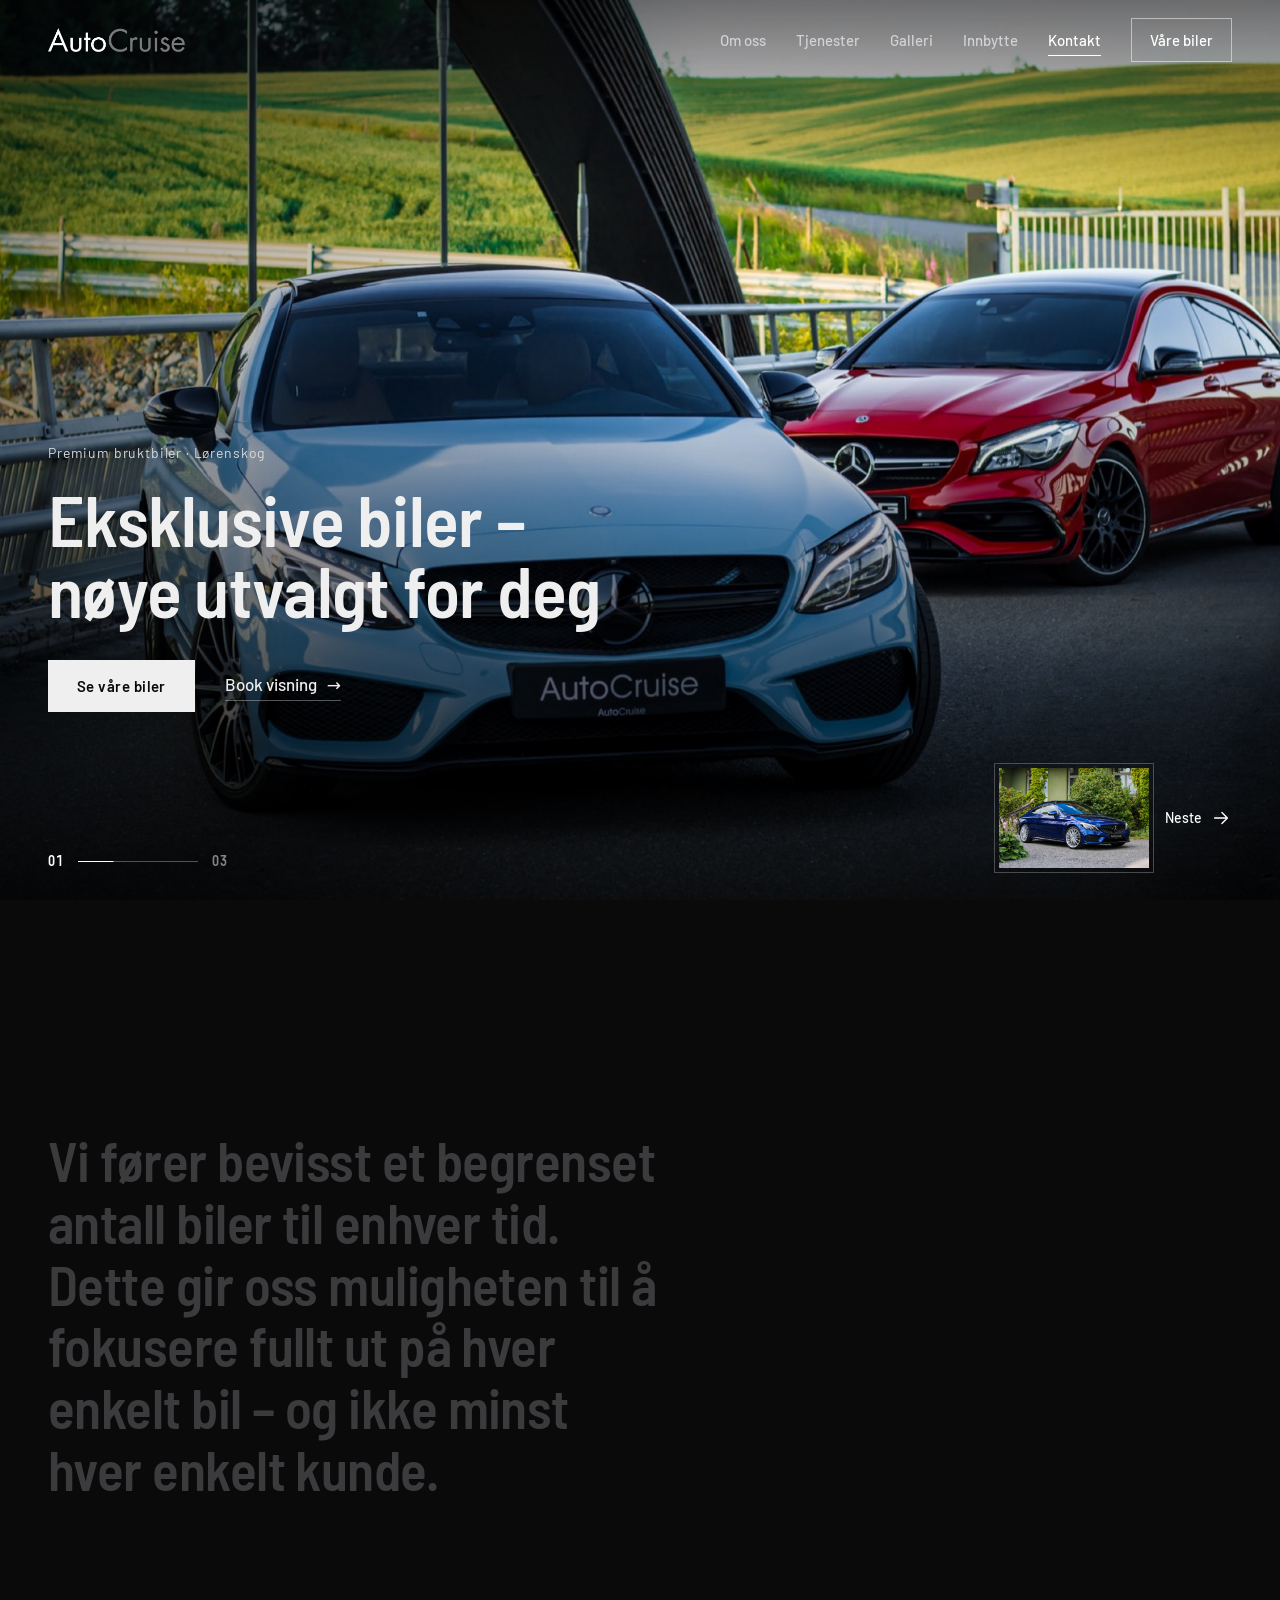
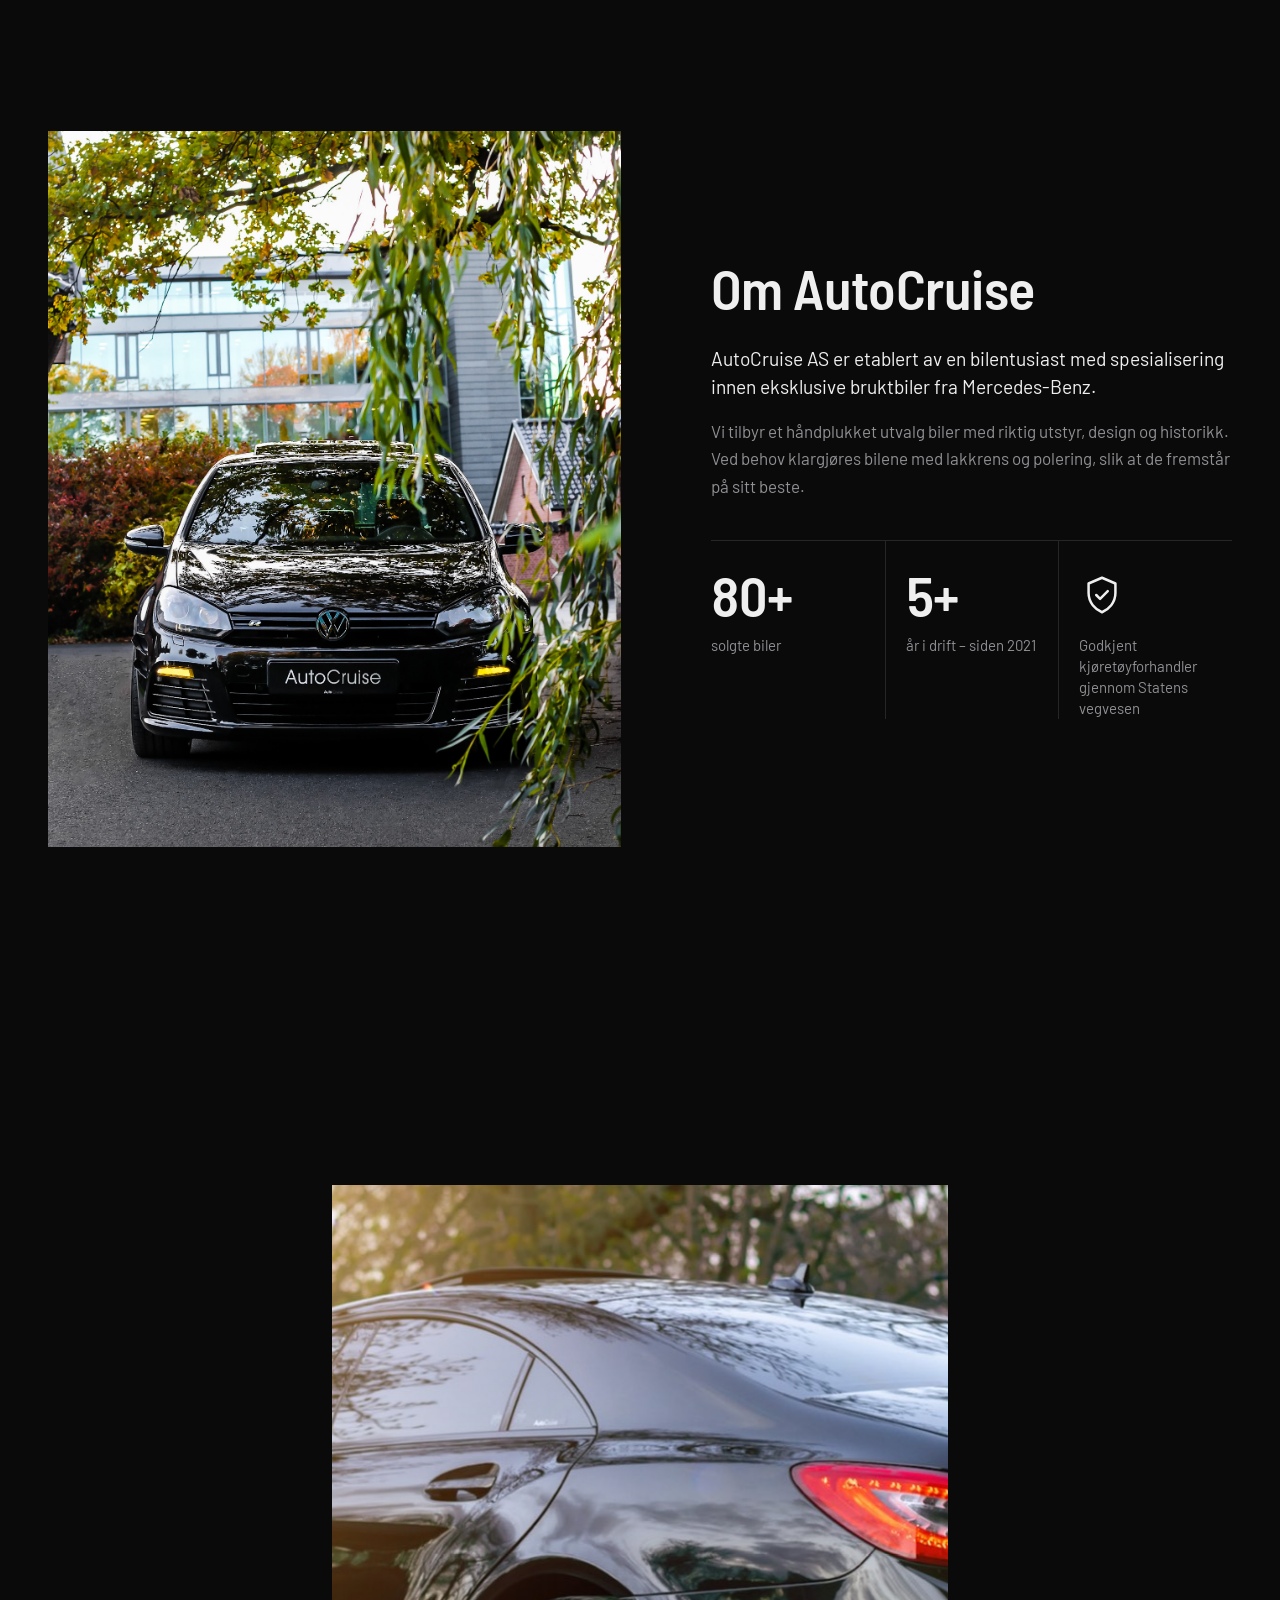
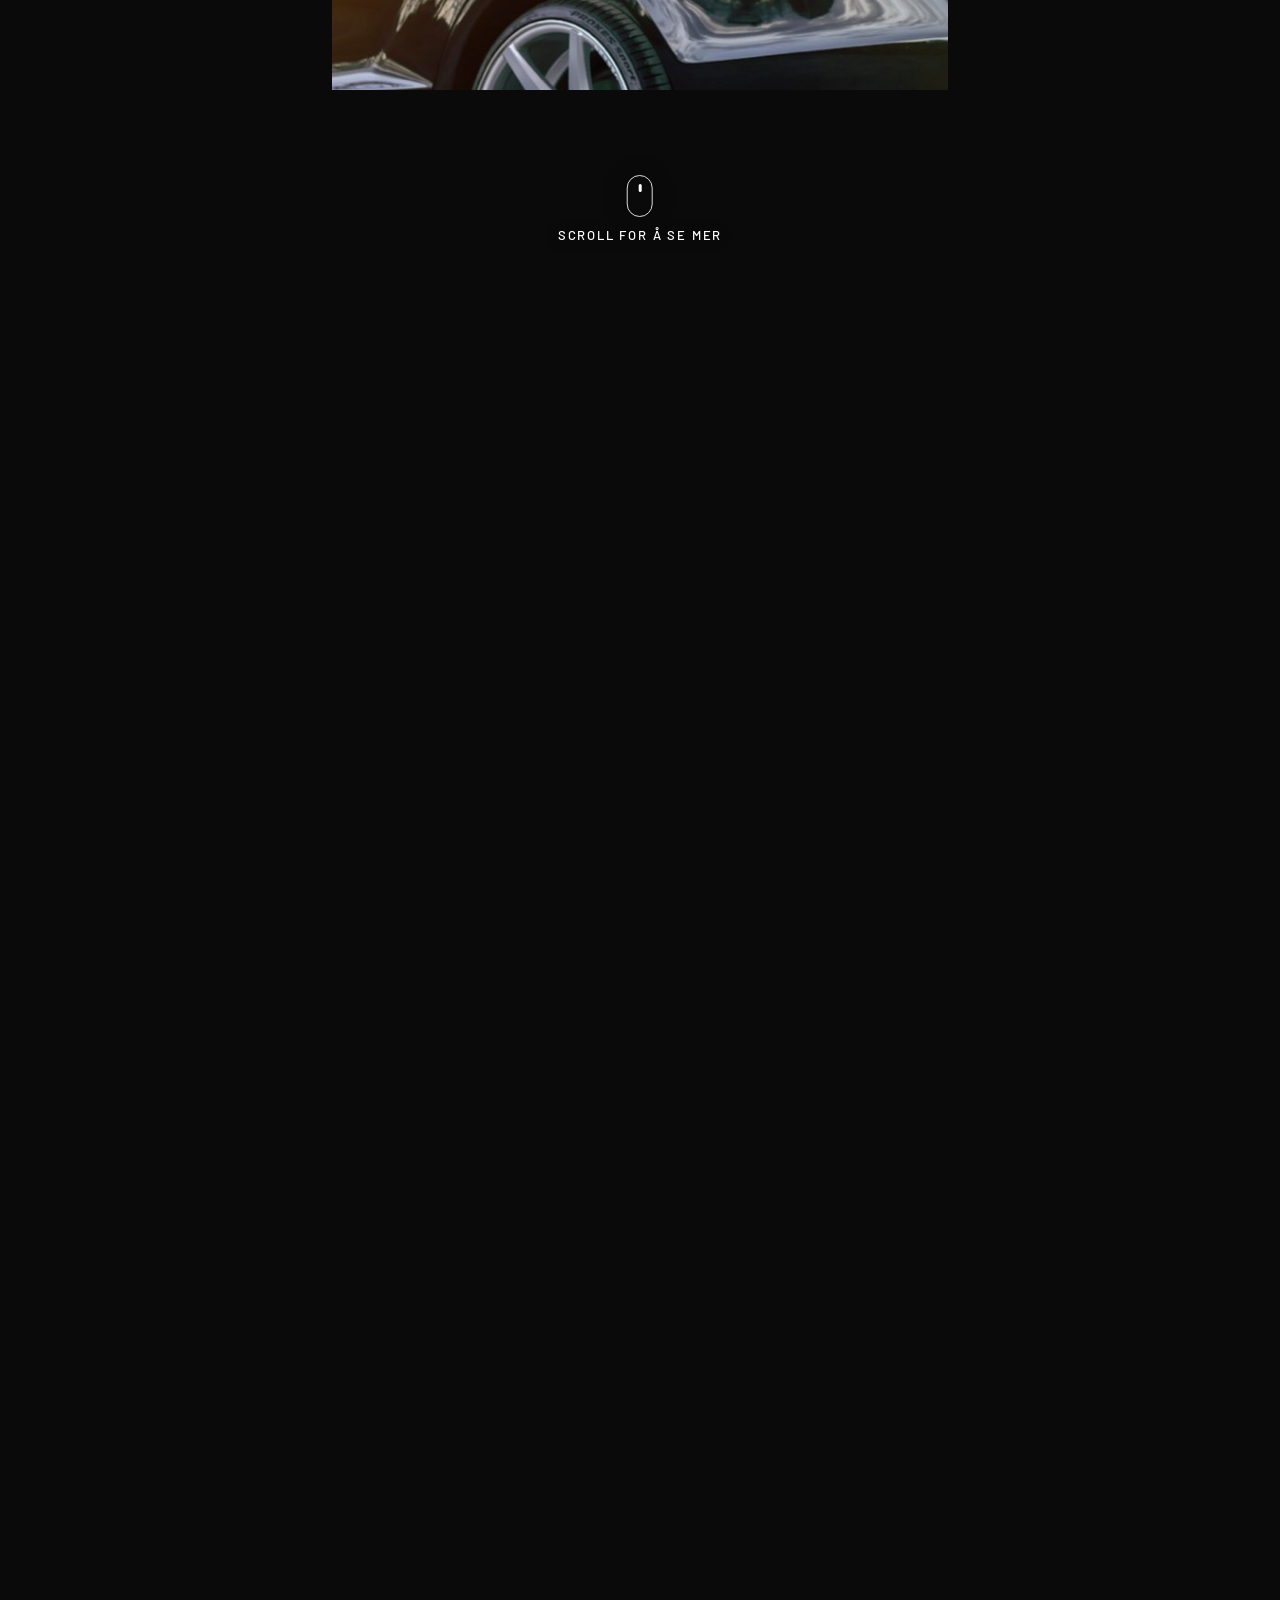
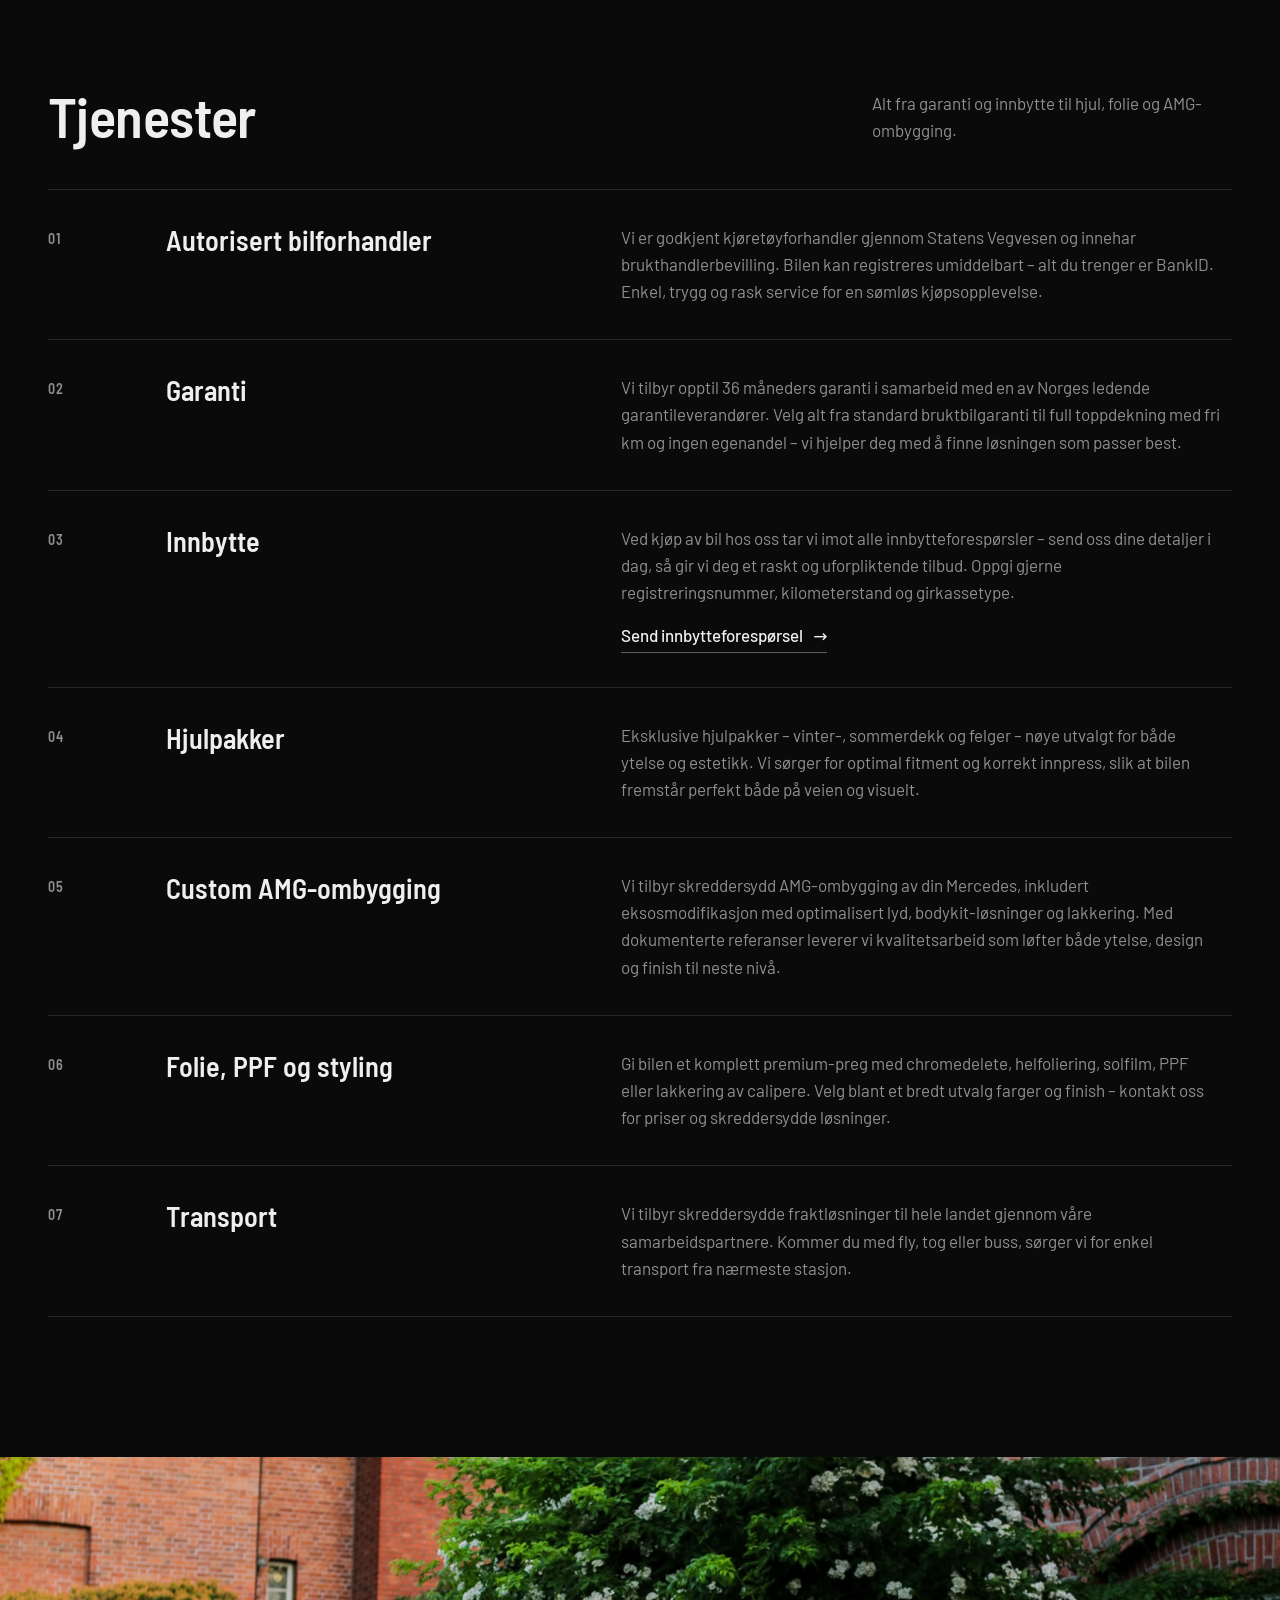
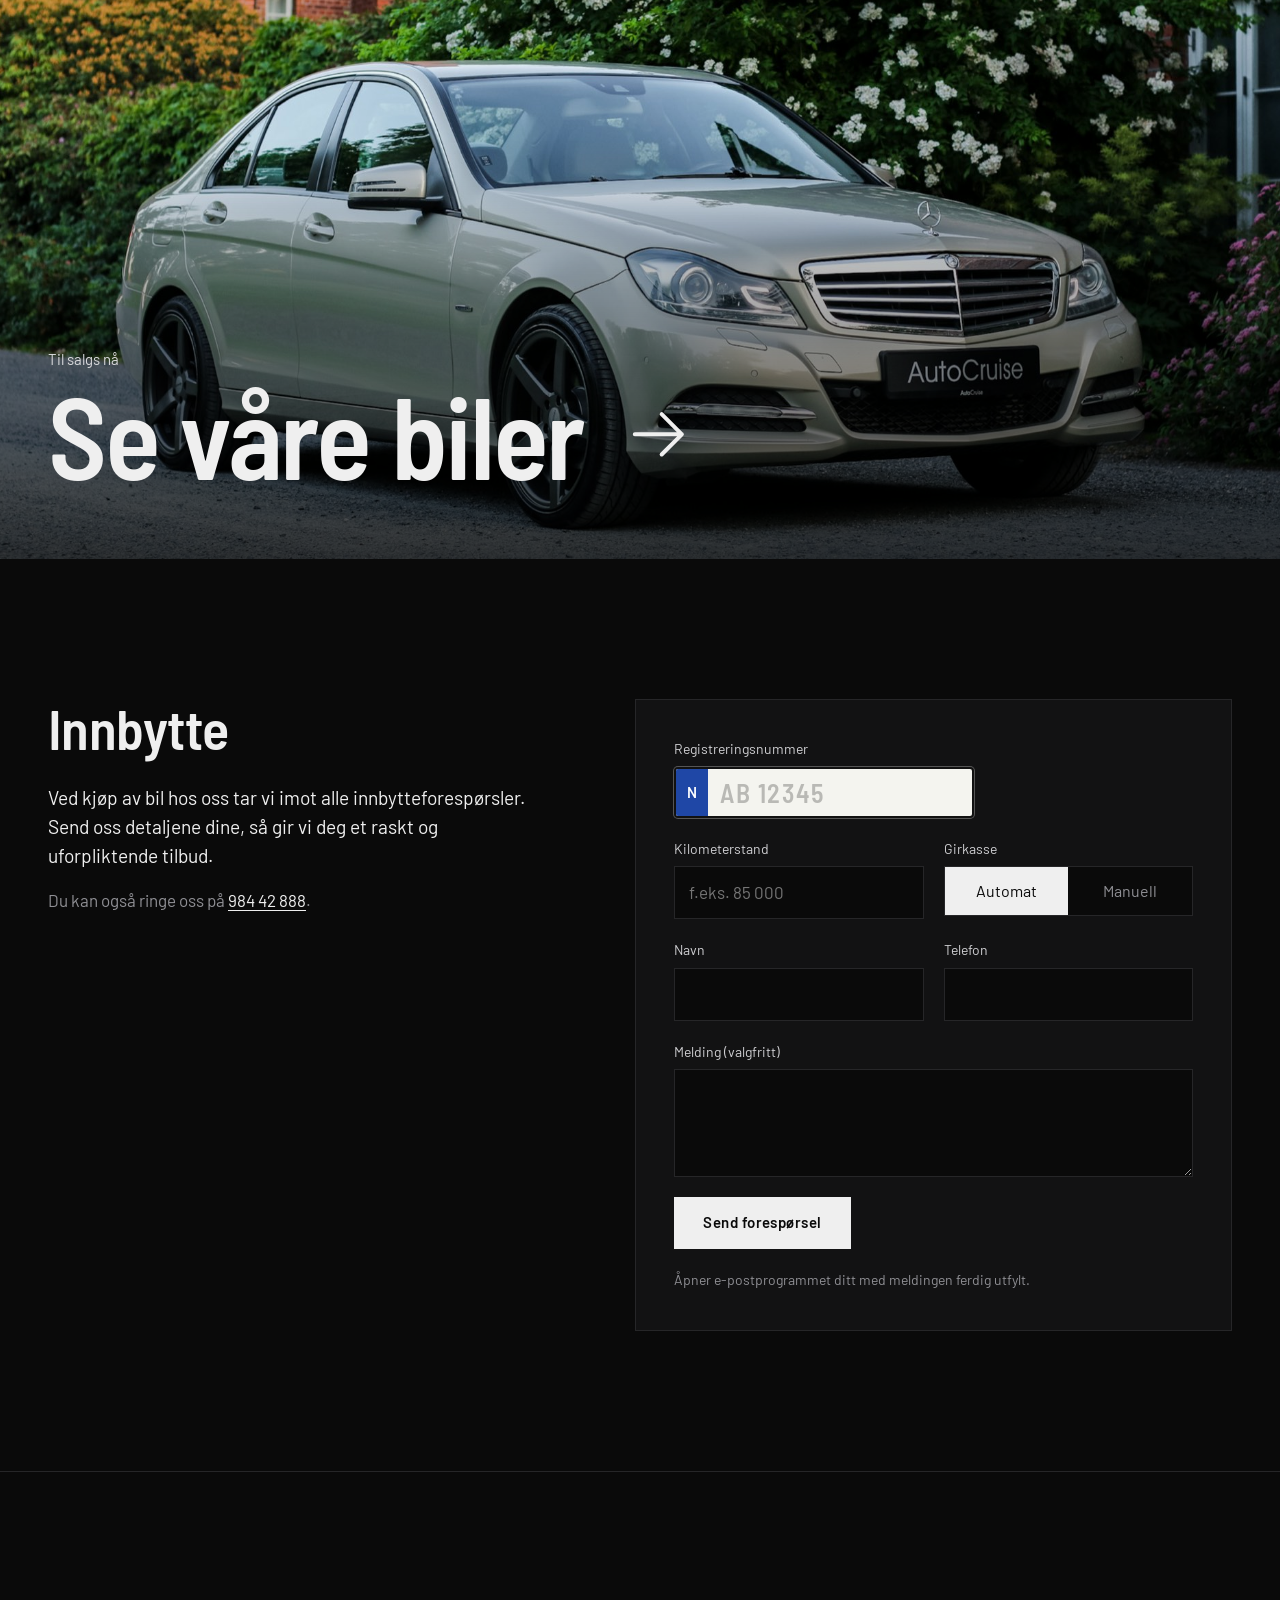
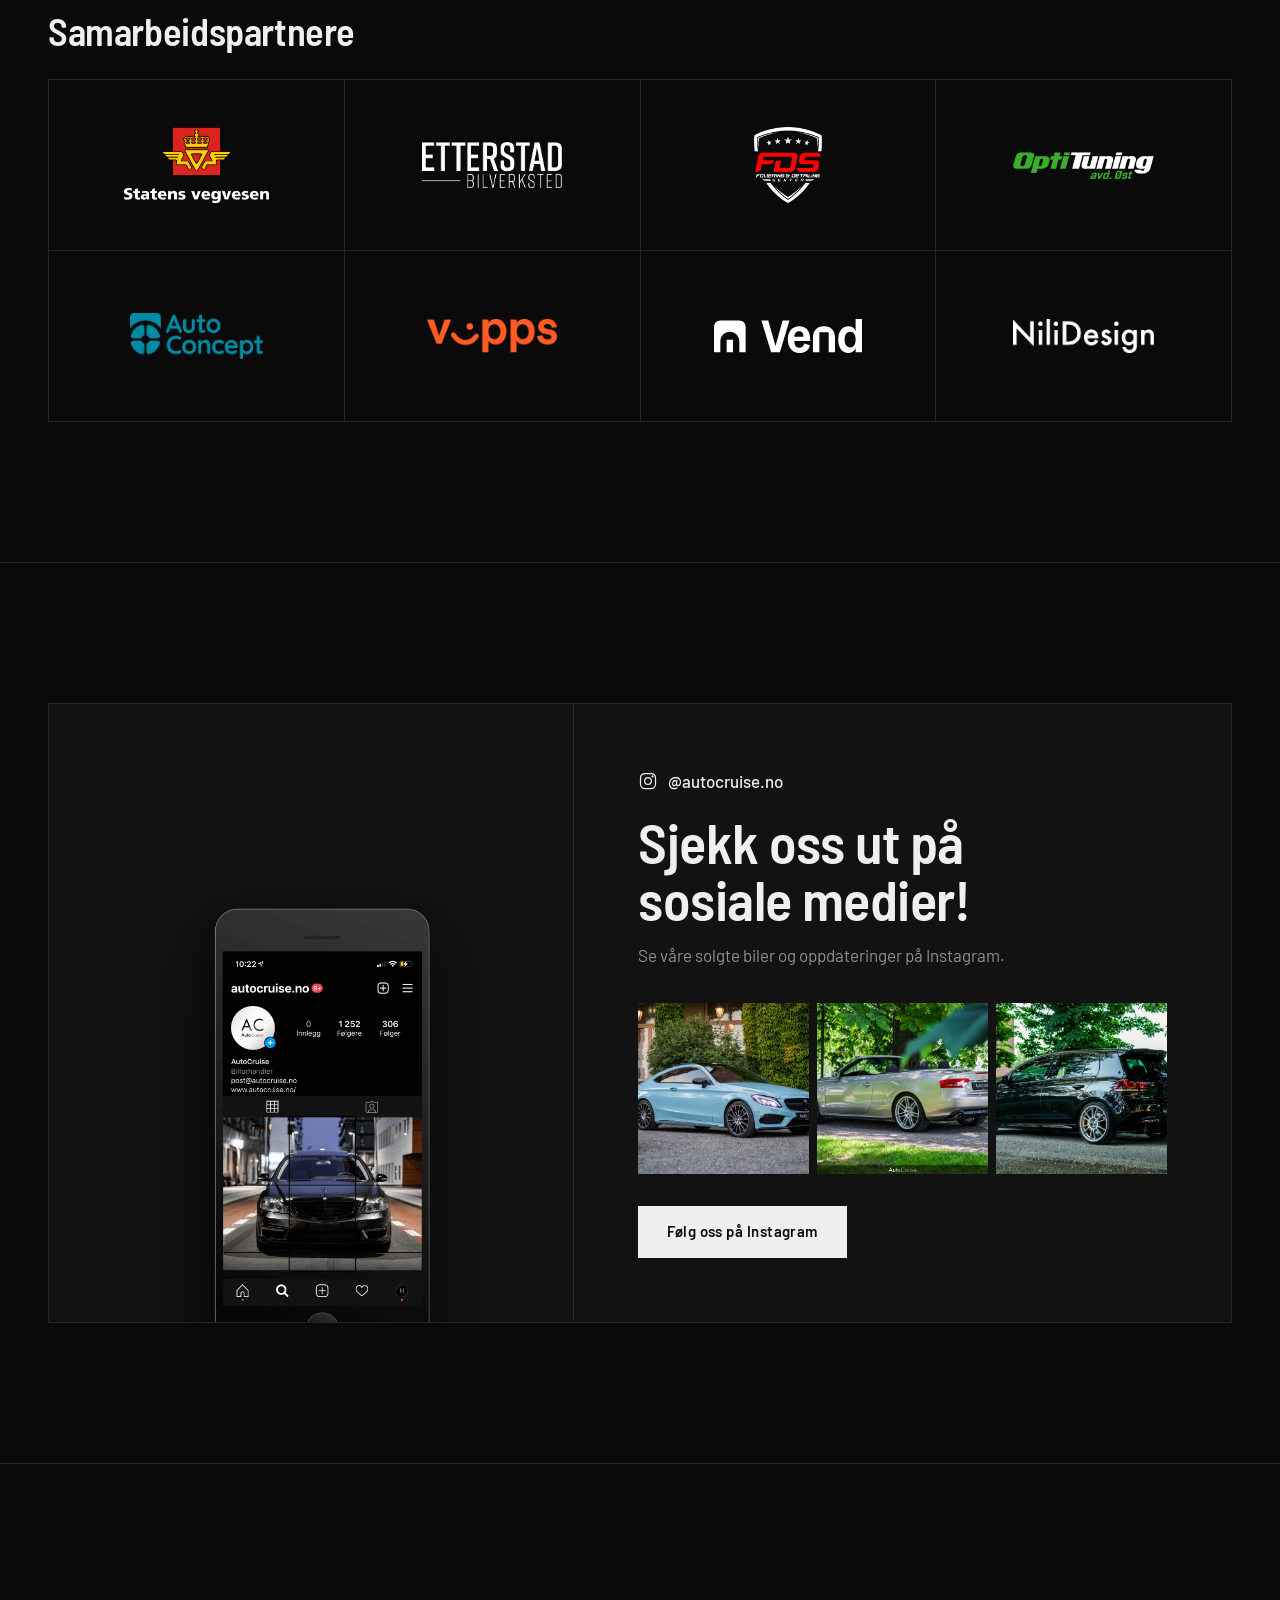
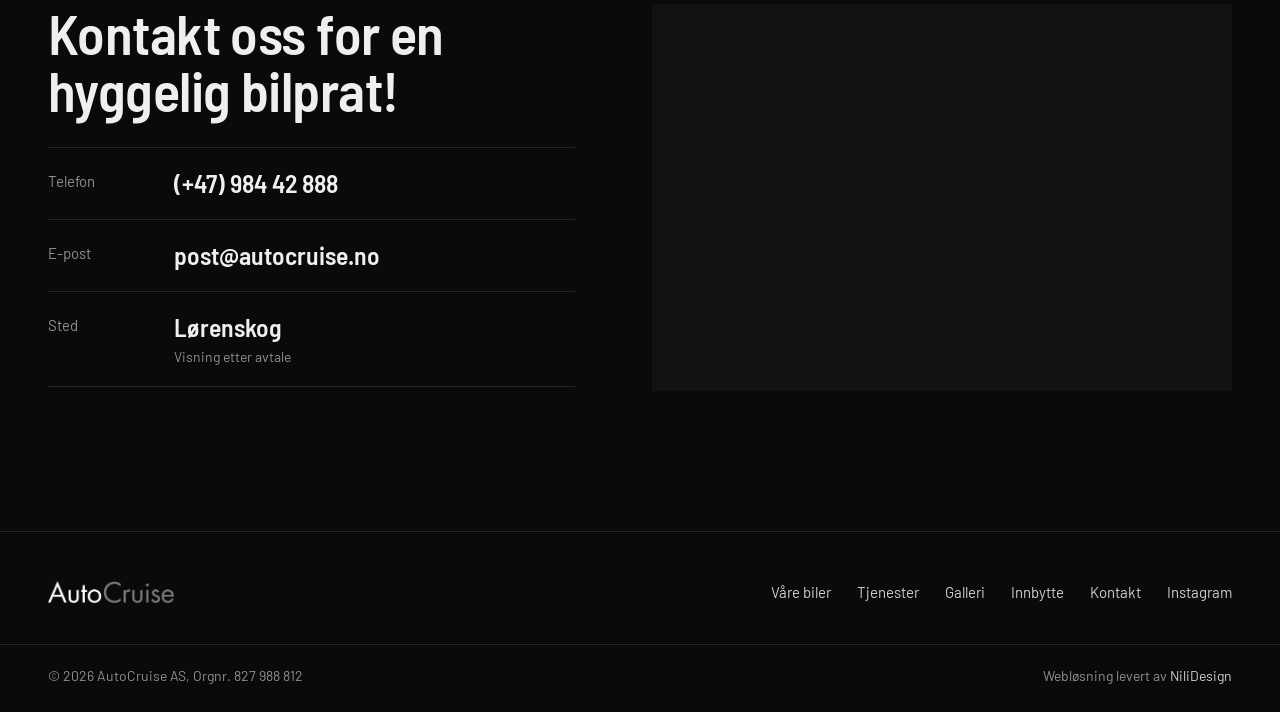
<file: index.html>
<!DOCTYPE html>
<html lang="no">
<head>
  <meta charset="utf-8">
  <meta name="viewport" content="width=device-width, initial-scale=1">
  <title>AutoCruise | Premium bruktbiler og hjulpakker | Lørenskog</title>
  <meta name="description" content="AutoCruise AS – eksklusive bruktbiler fra Mercedes-Benz i Lørenskog. Håndplukket utvalg, opptil 36 mnd garanti, innbytte, hjulpakker, AMG-ombygging, foliering og frakt til hele landet.">
  <meta name="theme-color" content="#0a0a0a">
  <link rel="icon" href="img/logo_icon.png">
  <link rel="canonical" href="https://www.autocruise.no/">

  <meta property="og:type" content="website">
  <meta property="og:title" content="AutoCruise – Eksklusive biler, nøye utvalgt for deg">
  <meta property="og:description" content="Bruktbiler fra Mercedes-Benz i Lørenskog. Garanti, innbytte og frakt til hele landet.">
  <meta property="og:image" content="https://www.autocruise.no/bilder/web/header/1C43xCLA45.jpg">
  <meta property="og:locale" content="nb_NO">

  <script type="application/ld+json">
  {
    "@context": "https://schema.org",
    "@type": "AutoDealer",
    "name": "AutoCruise AS",
    "url": "https://www.autocruise.no/",
    "logo": "https://www.autocruise.no/img/logo_white.png",
    "image": "https://www.autocruise.no/bilder/web/header/1C43xCLA45.jpg",
    "telephone": "+4798442888",
    "email": "post@autocruise.no",
    "address": { "@type": "PostalAddress", "addressLocality": "Lørenskog", "addressCountry": "NO" },
    "taxID": "827988812",
    "sameAs": ["https://www.instagram.com/autocruise.no/"]
  }
  </script>

  <link rel="preconnect" href="https://fonts.googleapis.com">
  <link rel="preconnect" href="https://fonts.gstatic.com" crossorigin>
  <link href="https://fonts.googleapis.com/css2?family=Barlow:wght@400;500;600&family=Barlow+Semi+Condensed:wght@500;600;700&display=swap" rel="stylesheet">
  <link rel="preload" as="image" href="bilder/web/header/1C43xCLA45.jpg">
  <link rel="stylesheet" href="css/style.css?v=17">
</head>
<body class="home">

<header class="nav" id="nav">
  <a href="#top" class="nav__logo" aria-label="AutoCruise – til toppen">
    <img src="img/logo_white.png" alt="AutoCruise" width="150" height="26">
  </a>
  <nav class="nav__links" id="menu" aria-label="Hovedmeny">
    <a href="#om-oss">Om oss</a>
    <a href="#tjenester">Tjenester</a>
      <a href="galleri.html">Galleri</a>
    <a href="#innbytte">Innbytte</a>
    <a href="#kontakt">Kontakt</a>
    <a href="biler.html" class="nav__cars">Våre biler</a>
  </nav>
  <button class="nav__burger" id="burger" aria-label="Åpne meny" aria-expanded="false" aria-controls="menu">
    <span></span><span></span>
  </button>
</header>

<!-- ============ HEADER / SLIDESHOW ============ -->
<section class="hero" id="top" aria-roledescription="karusell" aria-label="Bilder fra AutoCruise">
  <div class="hero__media" id="heroMedia">
    <div class="hero__slides" id="heroSlides"></div>
  </div>
  <div class="hero__shade"></div>

  <div class="hero__content wrap">
    <p class="hero__place">Premium bruktbiler · Lørenskog</p>
    <h1 class="hero__title">Eksklusive biler –<br>nøye utvalgt for deg</h1>
    <div class="hero__actions">
      <a href="biler.html" class="btn">Se våre biler</a>
      <a href="#kontakt" class="link">Book visning</a>
    </div>
  </div>

  <div class="hero__bottom wrap">
    <div class="hero__index">
      <span id="heroNum">01</span>
      <span class="hero__line"><i id="heroProg"></i></span>
      <span id="heroTotal">06</span>
    </div>
    <p class="hero__caption" id="heroCaption"></p>
    <button class="hero__next" id="heroNext" aria-label="Neste bilde">
      <span class="hero__next-img"><img id="heroNextImg" alt=""></span>
      <span class="hero__next-txt">Neste<svg viewBox="0 0 24 24"><path d="M5 12h14M13 6l6 6-6 6"/></svg></span>
    </button>
  </div>
</section>

<main>

<!-- ============ UTSAGN ============ -->
<section class="statement" id="om-oss">
  <div class="wrap">
    <p class="statement__text" id="statement">Vi fører bevisst et begrenset antall biler til enhver tid. Dette gir oss muligheten til å fokusere fullt ut på hver enkelt bil – og ikke minst hver enkelt kunde.</p>
  </div>
</section>

<!-- ============ OM OSS ============ -->
<section class="about">
  <div class="wrap about__grid">
    <figure class="about__fig reveal">
      <div class="about__imgwrap"><img class="about__img parallax" src="bilder/web/IMG_1730.JPG" alt="Svart Volkswagen Golf R med AutoCruise-skilt" loading="lazy"></div>
    </figure>
    <div class="about__copy">
      <h2 class="reveal">Om AutoCruise</h2>
      <p class="lead reveal">AutoCruise AS er etablert av en bilentusiast med spesialisering innen eksklusive bruktbiler fra Mercedes-Benz.</p>
      <p class="reveal">Vi tilbyr et håndplukket utvalg biler med riktig utstyr, design og historikk. Ved behov klargjøres bilene med lakkrens og polering, slik at de fremstår på sitt beste.</p>
      <ul class="about__stats reveal">
        <li><b><span data-count="80">80</span>+</b><span>solgte biler</span></li>
        <li><b><span data-count="5">5</span>+</b><span>år i drift – siden 2021</span></li>
        <li><b><svg viewBox="0 0 24 24" aria-hidden="true"><path d="M12 3l7 3v5c0 5-3.5 8.5-7 10-3.5-1.5-7-5-7-10V6z"/><path d="M9 12l2 2 4-4"/></svg></b><span>Godkjent kjøretøyforhandler gjennom Statens vegvesen</span></li>
      </ul>
    </div>
  </div>
</section>

<!-- ============ EKSPANDERENDE BILDE ============ -->
<section class="expand" id="expand" aria-label="Bilde">
  <div class="expand__sticky">
    <div class="expand__frame" id="expandFrame">
      <img src="bilder/web/ld-export-b02aa0bb-05022022.jpg" alt="Svart Mercedes-Benz CLS bakfra i kveldssol" loading="lazy" id="expandImg">
    </div>
    <div class="expand__hint" id="expandHint" aria-hidden="true">
      <span class="expand__mouse"><i></i></span>
      <span>Scroll for å se mer</span>
    </div>
    <div class="expand__text" id="expandText">
      <h2>Klargjort for å fremstå<br>på sitt aller beste</h2>
    </div>
  </div>
</section>

<!-- ============ TJENESTER ============ -->
<section class="services section" id="tjenester">
  <div class="wrap">
    <div class="head-row">
      <h2 class="reveal">Tjenester</h2>
      <p class="reveal head-row__aside">Alt fra garanti og innbytte til hjul, folie og AMG-ombygging.</p>
    </div>

    <div class="svc" id="svc">
      <article class="svc__row reveal">
        <span class="svc__no">01</span>
        <h3>Autorisert bilforhandler</h3>
        <p>Vi er godkjent kjøretøyforhandler gjennom Statens Vegvesen og innehar brukthandlerbevilling. Bilen kan registreres umiddelbart – alt du trenger er BankID. Enkel, trygg og rask service for en sømløs kjøpsopplevelse.</p>
      </article>
      <article class="svc__row reveal">
        <span class="svc__no">02</span>
        <h3>Garanti</h3>
        <p>Vi tilbyr opptil 36 måneders garanti i samarbeid med en av Norges ledende garantileverandører. Velg alt fra standard bruktbilgaranti til full toppdekning med fri km og ingen egenandel – vi hjelper deg med å finne løsningen som passer best.</p>
      </article>
      <article class="svc__row reveal">
        <span class="svc__no">03</span>
        <h3>Innbytte</h3>
        <div>
          <p>Ved kjøp av bil hos oss tar vi imot alle innbytteforespørsler – send oss dine detaljer i dag, så gir vi deg et raskt og uforpliktende tilbud. Oppgi gjerne registreringsnummer, kilometerstand og girkassetype.</p>
          <a href="#innbytte" class="link">Send innbytteforespørsel</a>
        </div>
      </article>
      <article class="svc__row reveal">
        <span class="svc__no">04</span>
        <h3>Hjulpakker</h3>
        <p>Eksklusive hjulpakker – vinter-, sommerdekk og felger – nøye utvalgt for både ytelse og estetikk. Vi sørger for optimal fitment og korrekt innpress, slik at bilen fremstår perfekt både på veien og visuelt.</p>
      </article>
      <article class="svc__row reveal">
        <span class="svc__no">05</span>
        <h3>Custom AMG-ombygging</h3>
        <p>Vi tilbyr skreddersydd AMG-ombygging av din Mercedes, inkludert eksosmodifikasjon med optimalisert lyd, bodykit-løsninger og lakkering. Med dokumenterte referanser leverer vi kvalitetsarbeid som løfter både ytelse, design og finish til neste nivå.</p>
      </article>
      <article class="svc__row reveal">
        <span class="svc__no">06</span>
        <h3>Folie, PPF og styling</h3>
        <p>Gi bilen et komplett premium-preg med chromedelete, helfoliering, solfilm, PPF eller lakkering av calipere. Velg blant et bredt utvalg farger og finish – kontakt oss for priser og skreddersydde løsninger.</p>
      </article>
      <article class="svc__row reveal">
        <span class="svc__no">07</span>
        <h3>Transport</h3>
        <p>Vi tilbyr skreddersydde fraktløsninger til hele landet gjennom våre samarbeidspartnere. Kommer du med fly, tog eller buss, sørger vi for enkel transport fra nærmeste stasjon.</p>
      </article>
    </div>
  </div>
</section>

<!-- ============ VÅRE BILER – BANNER ============ -->
<a class="banner" href="biler.html">
  <img class="banner__img parallax" src="bilder/web/IMG_1139.jpg" alt="" loading="lazy">
  <span class="banner__shade"></span>
  <span class="banner__inner wrap">
    <span class="banner__small">Til salgs nå</span>
    <span class="banner__title">Se våre biler<svg viewBox="0 0 24 24"><path d="M5 12h14M13 6l6 6-6 6"/></svg></span>
  </span>
</a>

<!-- ============ INNBYTTE ============ -->
<section class="trade section" id="innbytte">
  <div class="wrap trade__grid">
    <div>
      <h2 class="reveal">Innbytte</h2>
      <p class="lead reveal">Ved kjøp av bil hos oss tar vi imot alle innbytteforespørsler. Send oss detaljene dine, så gir vi deg et raskt og uforpliktende tilbud.</p>
      <p class="reveal">Du kan også ringe oss på <a href="tel:+4798442888" class="u">984 42 888</a>.</p>
    </div>

    <form class="form reveal" id="tradeForm" novalidate>
      <div class="field field--full">
        <label for="regnr">Registreringsnummer</label>
        <div class="plate"><span class="plate__eu">N</span><input id="regnr" name="regnr" placeholder="AB 12345" maxlength="8" autocomplete="off" required></div>
      </div>
      <div class="field">
        <label for="km">Kilometerstand</label>
        <input id="km" name="km" inputmode="numeric" placeholder="f.eks. 85 000" required>
      </div>
      <div class="field">
        <span class="label">Girkasse</span>
        <div class="seg">
          <input type="radio" id="gir-a" name="gir" value="Automat" checked><label for="gir-a">Automat</label>
          <input type="radio" id="gir-m" name="gir" value="Manuell"><label for="gir-m">Manuell</label>
        </div>
      </div>
      <div class="field">
        <label for="navn">Navn</label>
        <input id="navn" name="navn" autocomplete="name" required>
      </div>
      <div class="field">
        <label for="tlf">Telefon</label>
        <input id="tlf" name="tlf" type="tel" inputmode="numeric" pattern="[0-9]*" maxlength="12" autocomplete="tel" required>
      </div>
      <div class="field field--full">
        <label for="melding">Melding (valgfritt)</label>
        <textarea id="melding" name="melding" rows="3"></textarea>
      </div>
      <div class="field--full form__foot">
        <button class="btn" type="submit">Send forespørsel</button>
        <p class="form__note" id="formNote">Åpner e-postprogrammet ditt med meldingen ferdig utfylt.</p>
      </div>
    </form>
  </div>
</section>

<!-- ============ PARTNERE ============ -->
<section class="partners section" aria-labelledby="partnere-tittel">
  <div class="wrap">
    <h2 class="partners__title reveal" id="partnere-tittel">Samarbeidspartnere</h2>
    <ul class="partners__grid reveal">
      <li><img src="img/partnere/vegvesen.png" alt="Statens vegvesen" class="p-tall" loading="lazy"></li>
      <li><img src="img/partnere/etterstad_logo.png" alt="Etterstad Bilverksted" loading="lazy"></li>
      <li><img src="img/partnere/fds.png" alt="FDS – Foliering &amp; Detailing Senter" class="p-tall" loading="lazy"></li>
      <li><img src="img/partnere/Optituning_avdOst_logo.png" alt="Optituning avd. Øst" loading="lazy"></li>
      <li><img src="img/partnere/AutoConcept_logo.webp" alt="AutoConcept" loading="lazy"></li>
      <li><img src="img/partnere/vipps.png" alt="Vipps" class="p-small" loading="lazy"></li>
      <li><img src="img/partnere/vend.svg" alt="Vend" class="p-small" loading="lazy"></li>
      <li><img src="img/partnere/NiliDesign_logo_white.png" alt="NiliDesign" class="p-small" loading="lazy"></li>
    </ul>
  </div>
</section>

<!-- ============ INSTAGRAM ============ -->
<section class="insta section" aria-labelledby="insta-tittel">
  <div class="wrap">
    <div class="insta__panel reveal">
      <div class="insta__phone">
        <img src="img/mobile_instagram.png" alt="AutoCruise sin Instagram-profil" loading="lazy">
      </div>
      <div class="insta__body">
        <p class="insta__handle"><svg viewBox="0 0 24 24" aria-hidden="true"><rect x="3" y="3" width="18" height="18" rx="5"/><circle cx="12" cy="12" r="4"/><circle cx="17.5" cy="6.5" r=".6"/></svg>@autocruise.no</p>
        <h2 id="insta-tittel">Sjekk oss ut på sosiale medier!</h2>
        <p>Se våre solgte biler og oppdateringer på Instagram.</p>
        <div class="insta__tiles">
          <a class="insta__tile" href="https://www.instagram.com/autocruise.no/" target="_blank" rel="noopener" tabindex="-1" aria-hidden="true"><img src="bilder/web/liten/IMG_9004.jpg" alt="" loading="lazy"></a>
          <a class="insta__tile" href="https://www.instagram.com/autocruise.no/" target="_blank" rel="noopener" tabindex="-1" aria-hidden="true"><img src="bilder/web/liten/AutoCruise_Main3.jpg" alt="" loading="lazy"></a>
          <a class="insta__tile" href="https://www.instagram.com/autocruise.no/" target="_blank" rel="noopener" tabindex="-1" aria-hidden="true"><img src="bilder/web/liten/IMG_8858.jpg" alt="" loading="lazy"></a>
        </div>
        <a class="btn" href="https://www.instagram.com/autocruise.no/" target="_blank" rel="noopener">Følg oss på Instagram</a>
      </div>
    </div>
  </div>
</section>

<!-- ============ KONTAKT ============ -->
<section class="contact section" id="kontakt">
  <div class="wrap contact__grid">
    <div>
      <h2 class="contact__title reveal">Kontakt oss for en hyggelig bilprat!</h2>
      <ul class="contact__list reveal">
        <li><span>Telefon</span><a href="tel:+4798442888">(+47) 984 42 888</a></li>
        <li><span>E-post</span><a href="mailto:post@autocruise.no?subject=Kontakt%20oss%20(via%20www.autocruise.no)">post@autocruise.no</a></li>
        <li><span>Sted</span><b>Lørenskog</b><small>Visning etter avtale</small></li>
      </ul>
    </div>
    <div class="map reveal">
      <iframe title="Kart over Lørenskog" src="https://www.google.com/maps?q=L%C3%B8renskog&z=12&output=embed" loading="lazy" referrerpolicy="no-referrer-when-downgrade"></iframe>
    </div>
  </div>
</section>

</main>

<footer class="footer">
  <div class="wrap footer__inner">
    <img src="img/logo_white.png" alt="AutoCruise" class="footer__logo" loading="lazy">
    <nav aria-label="Bunnmeny">
      <a href="biler.html">Våre biler</a>
      <a href="#tjenester">Tjenester</a>
      <a href="galleri.html">Galleri</a>
      <a href="#innbytte">Innbytte</a>
      <a href="#kontakt">Kontakt</a>
      <a href="https://www.instagram.com/autocruise.no/" target="_blank" rel="noopener">Instagram</a>
    </nav>
  </div>
  <div class="wrap footer__bottom">
    <span>© <span id="year">2026</span> AutoCruise AS, Orgnr. 827 988 812</span>
    <span>Webløsning levert av <a href="https://nilidesign.com" target="_blank" rel="noopener">NiliDesign</a></span>
  </div>
</footer>

<div class="quickbar">
  <a href="tel:+4798442888">Ring oss</a>
  <a href="biler.html">Våre biler</a>
</div>

<script src="bilder/bilder.js?v=17"></script>
<script src="bilder/bildetekster.js?v=17"></script>
<script src="js/main.js?v=17"></script>
</body>
</html>
</file>
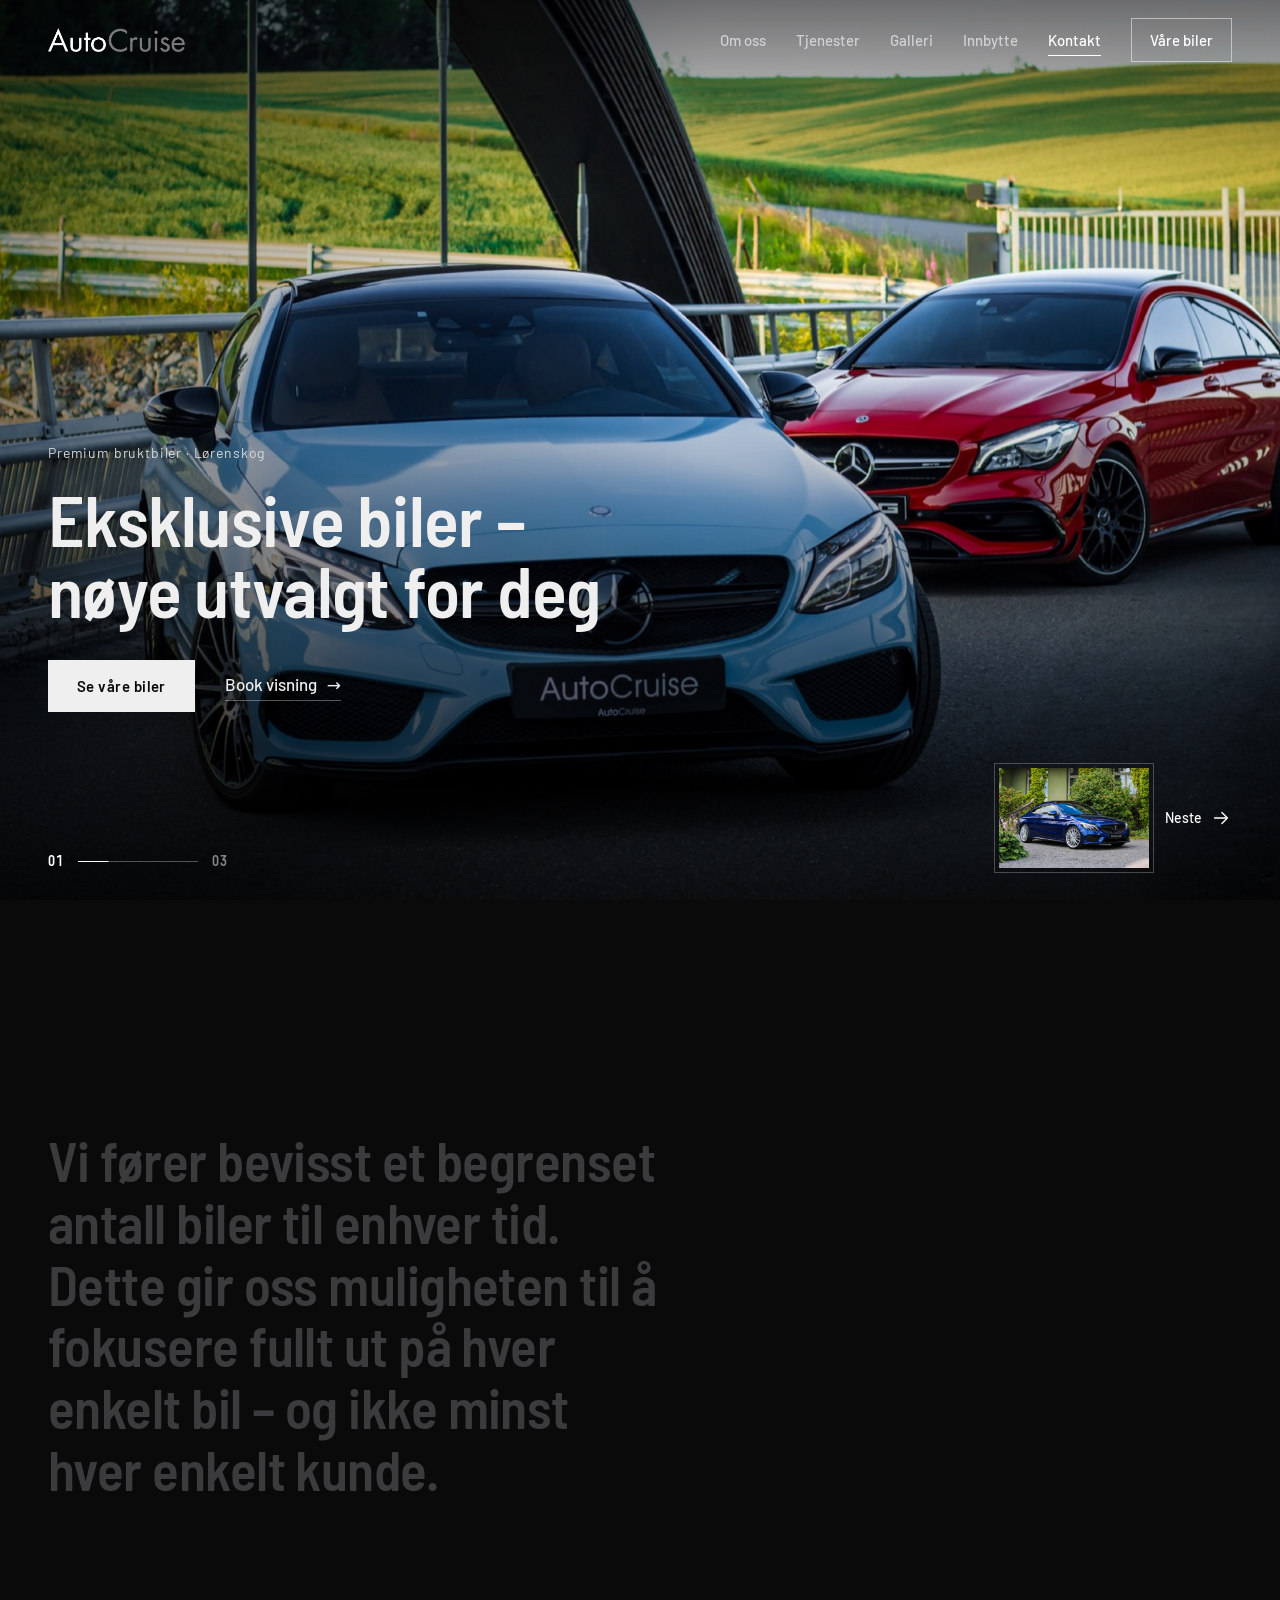
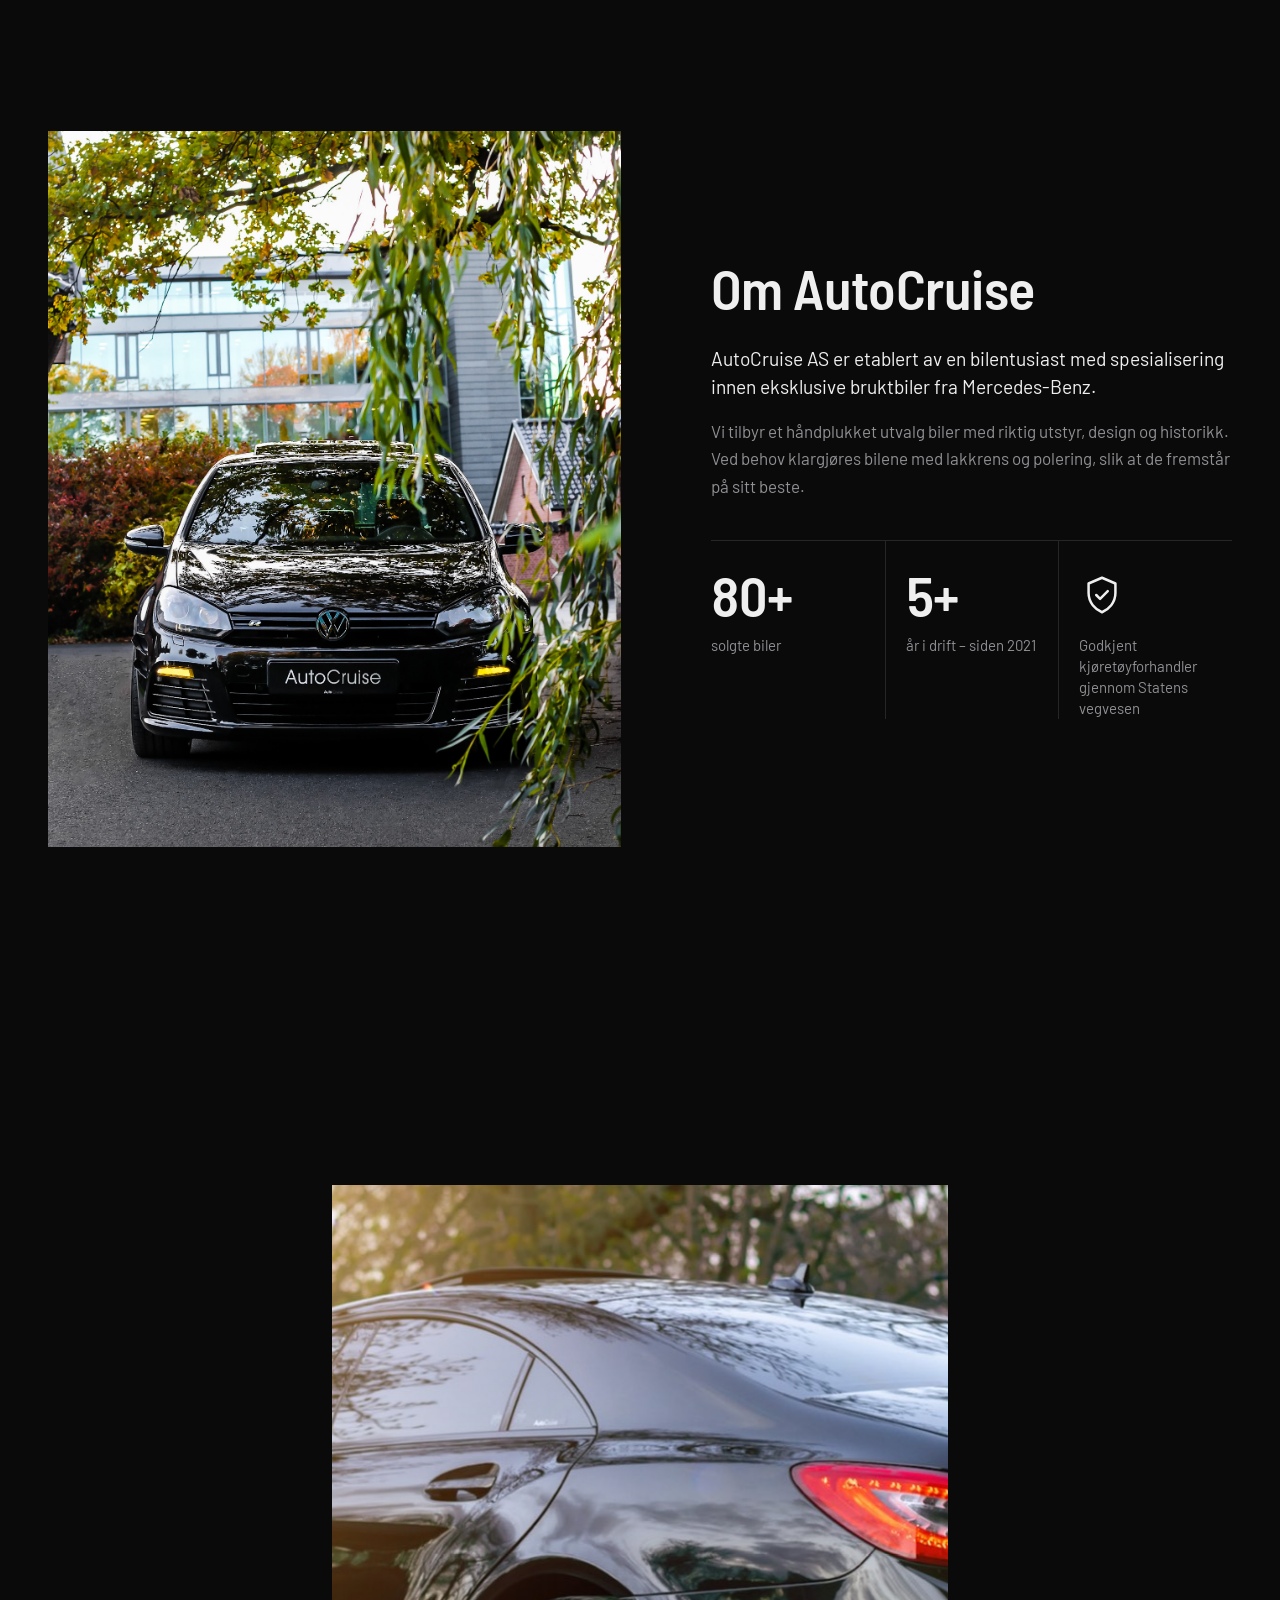
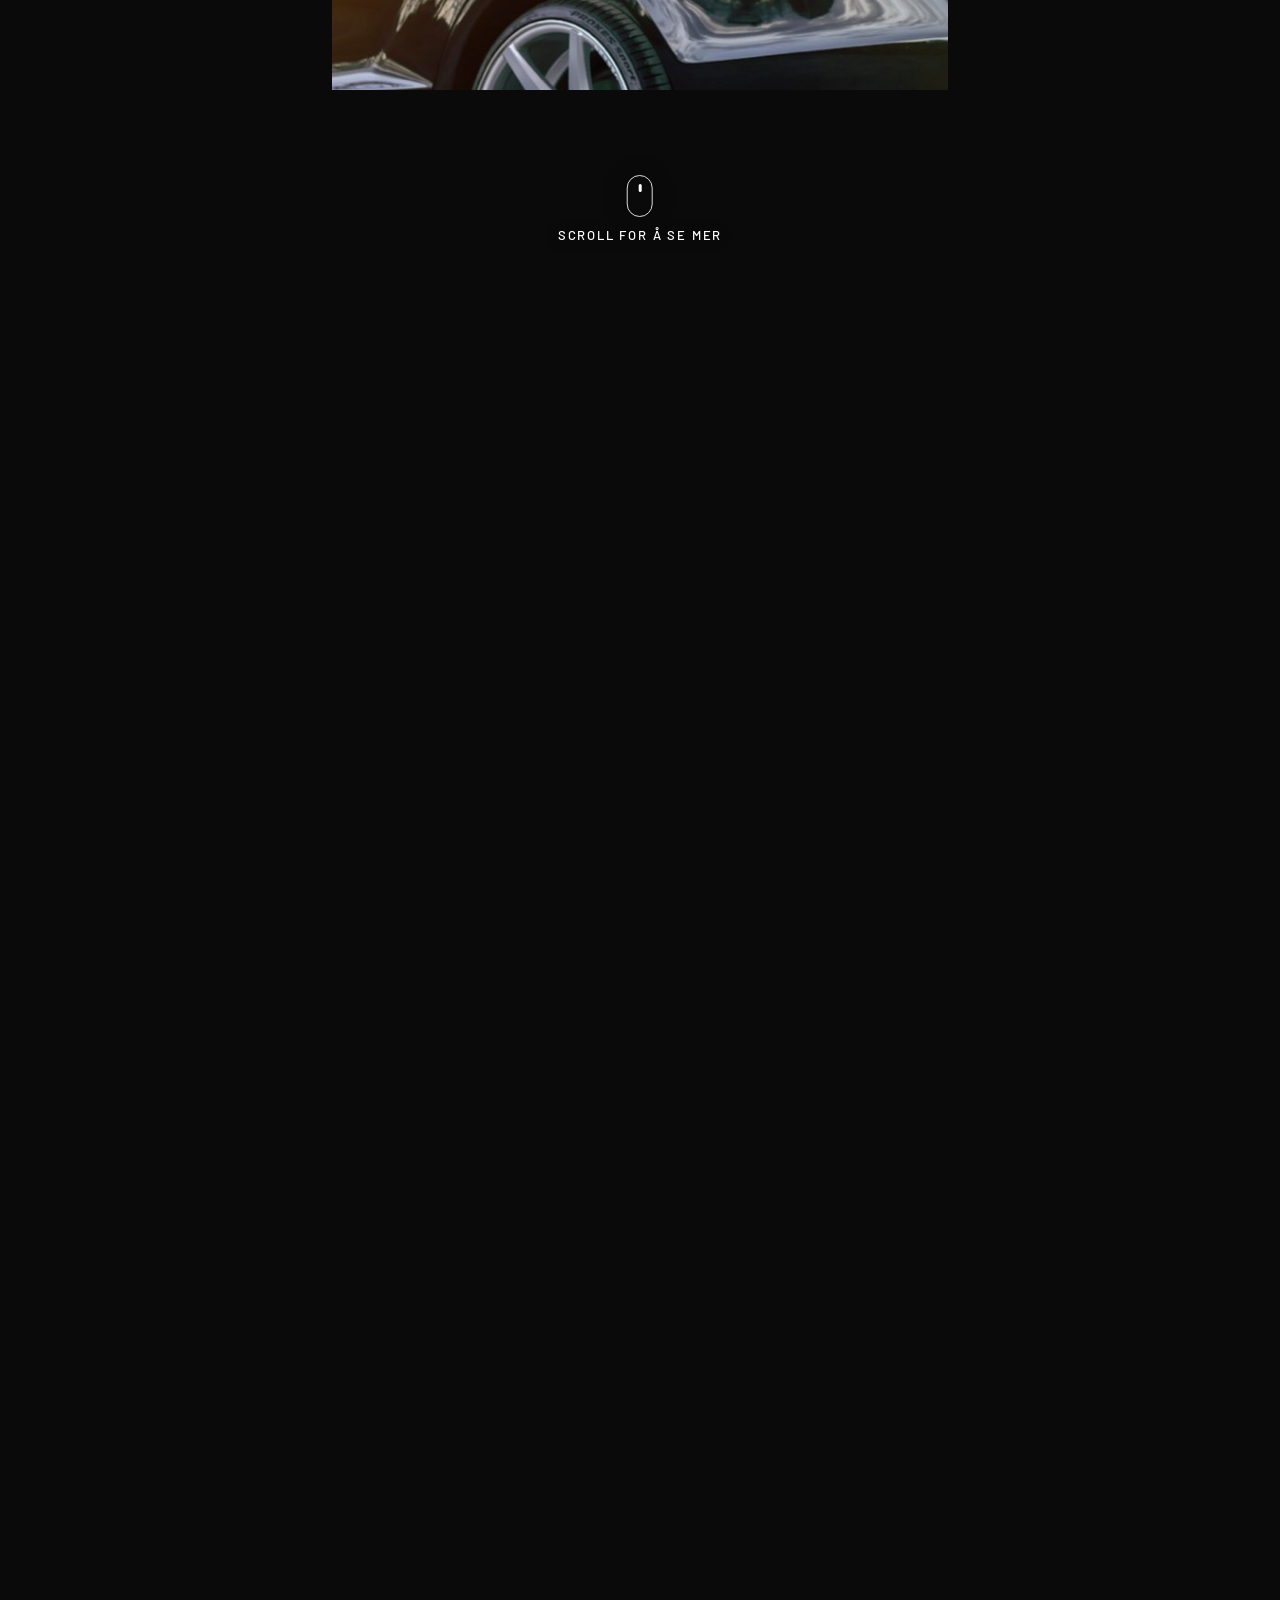
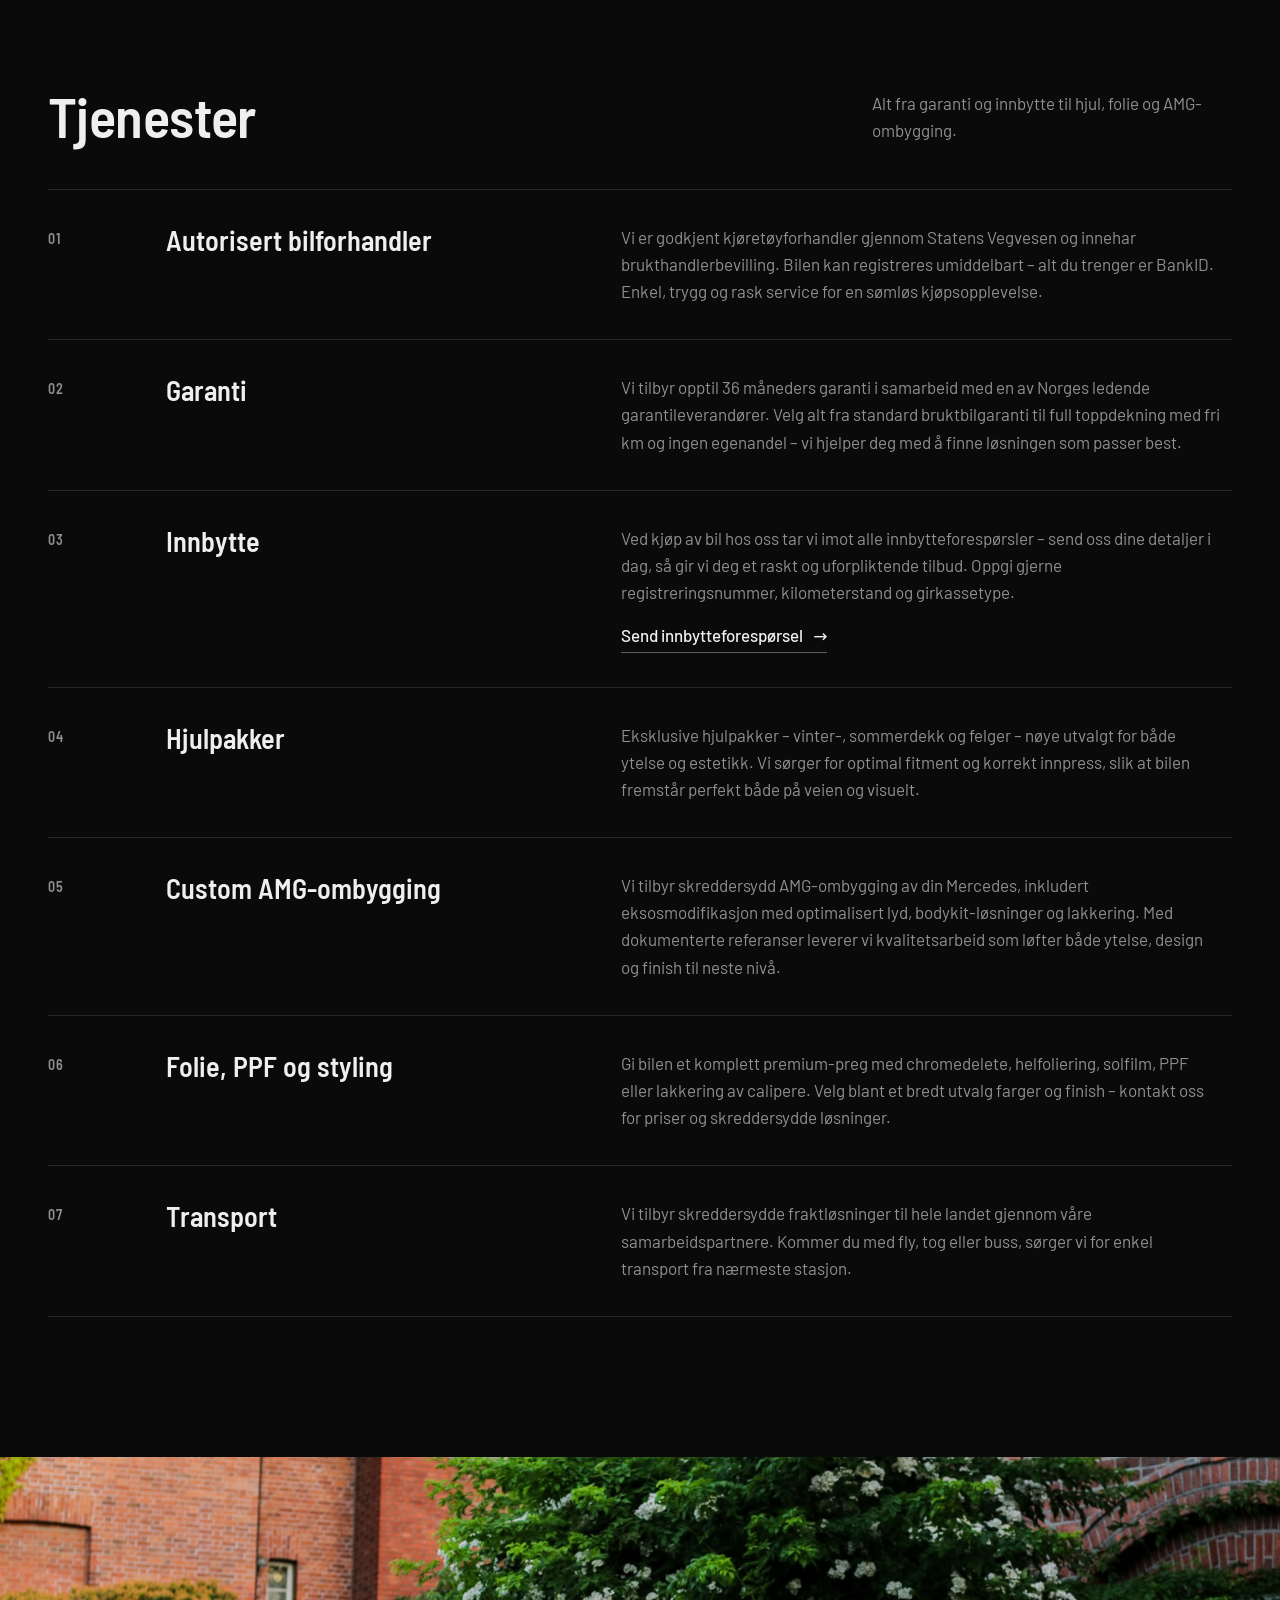
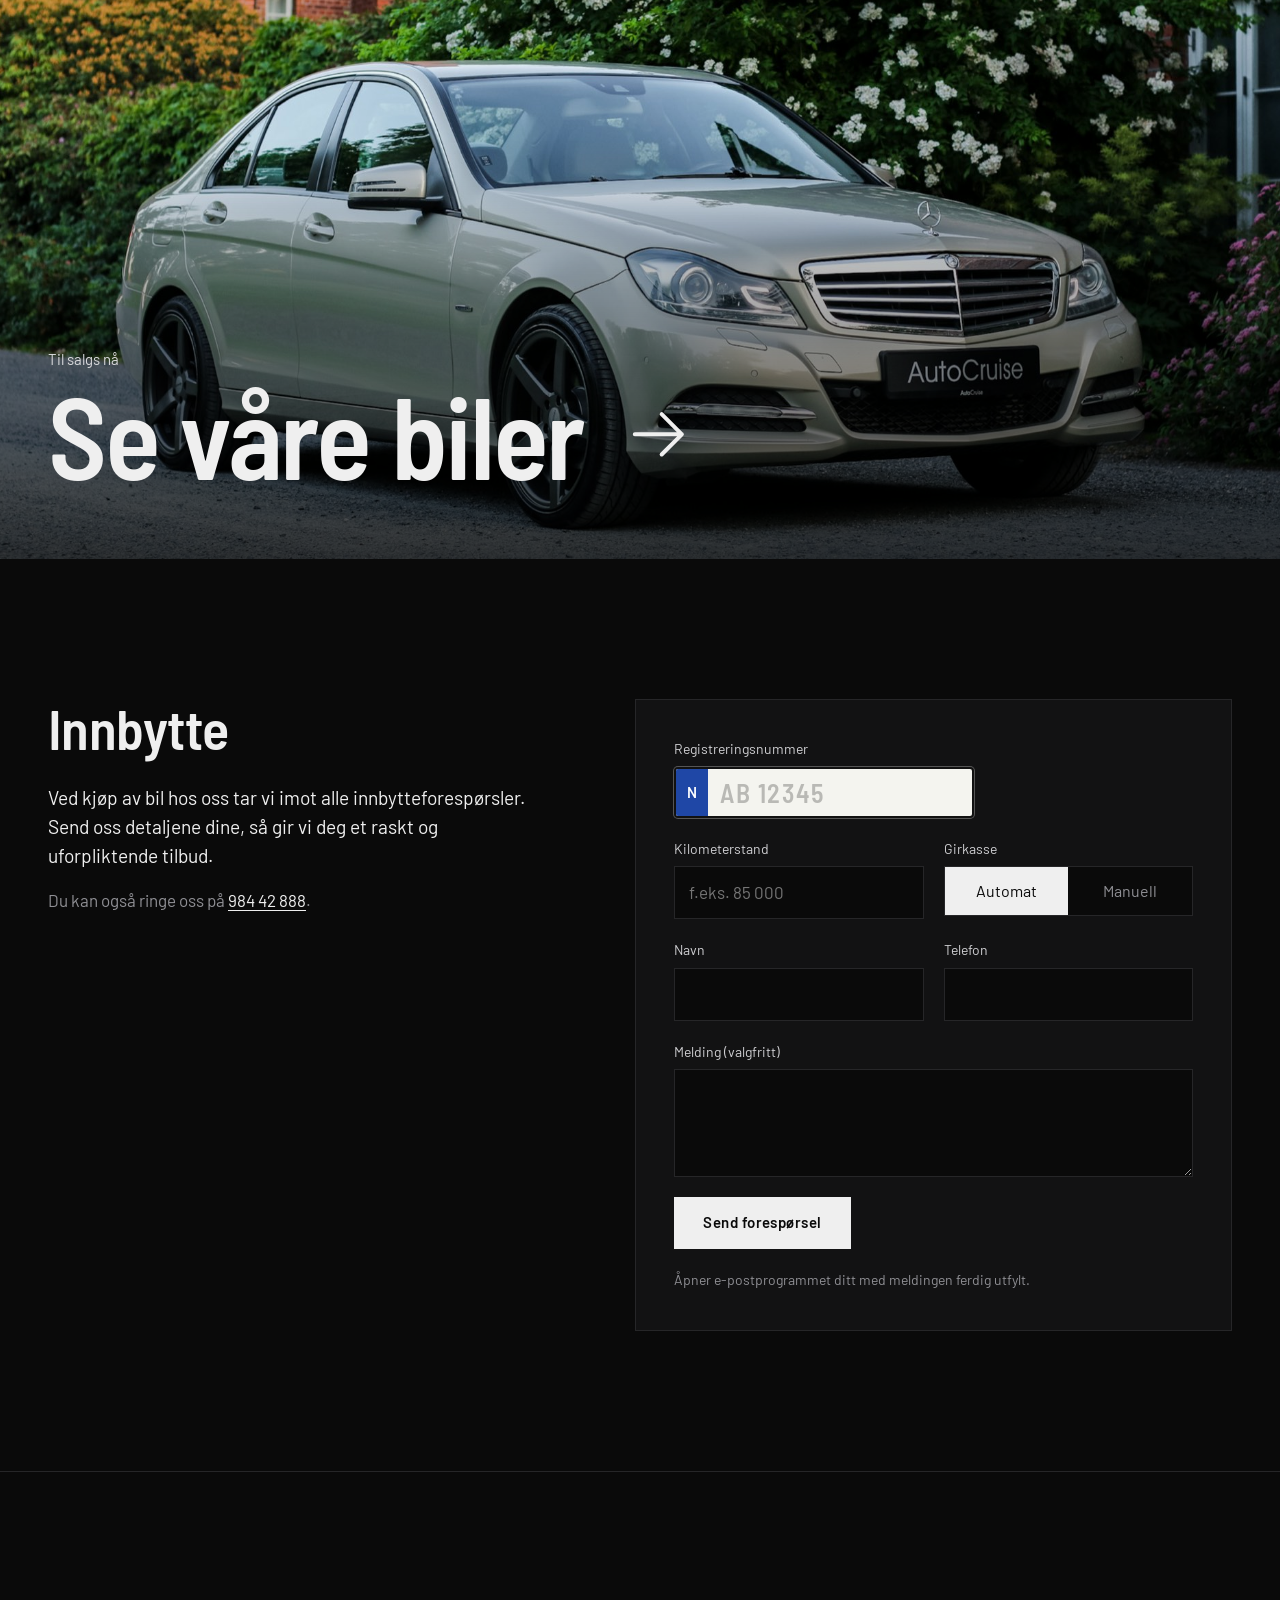
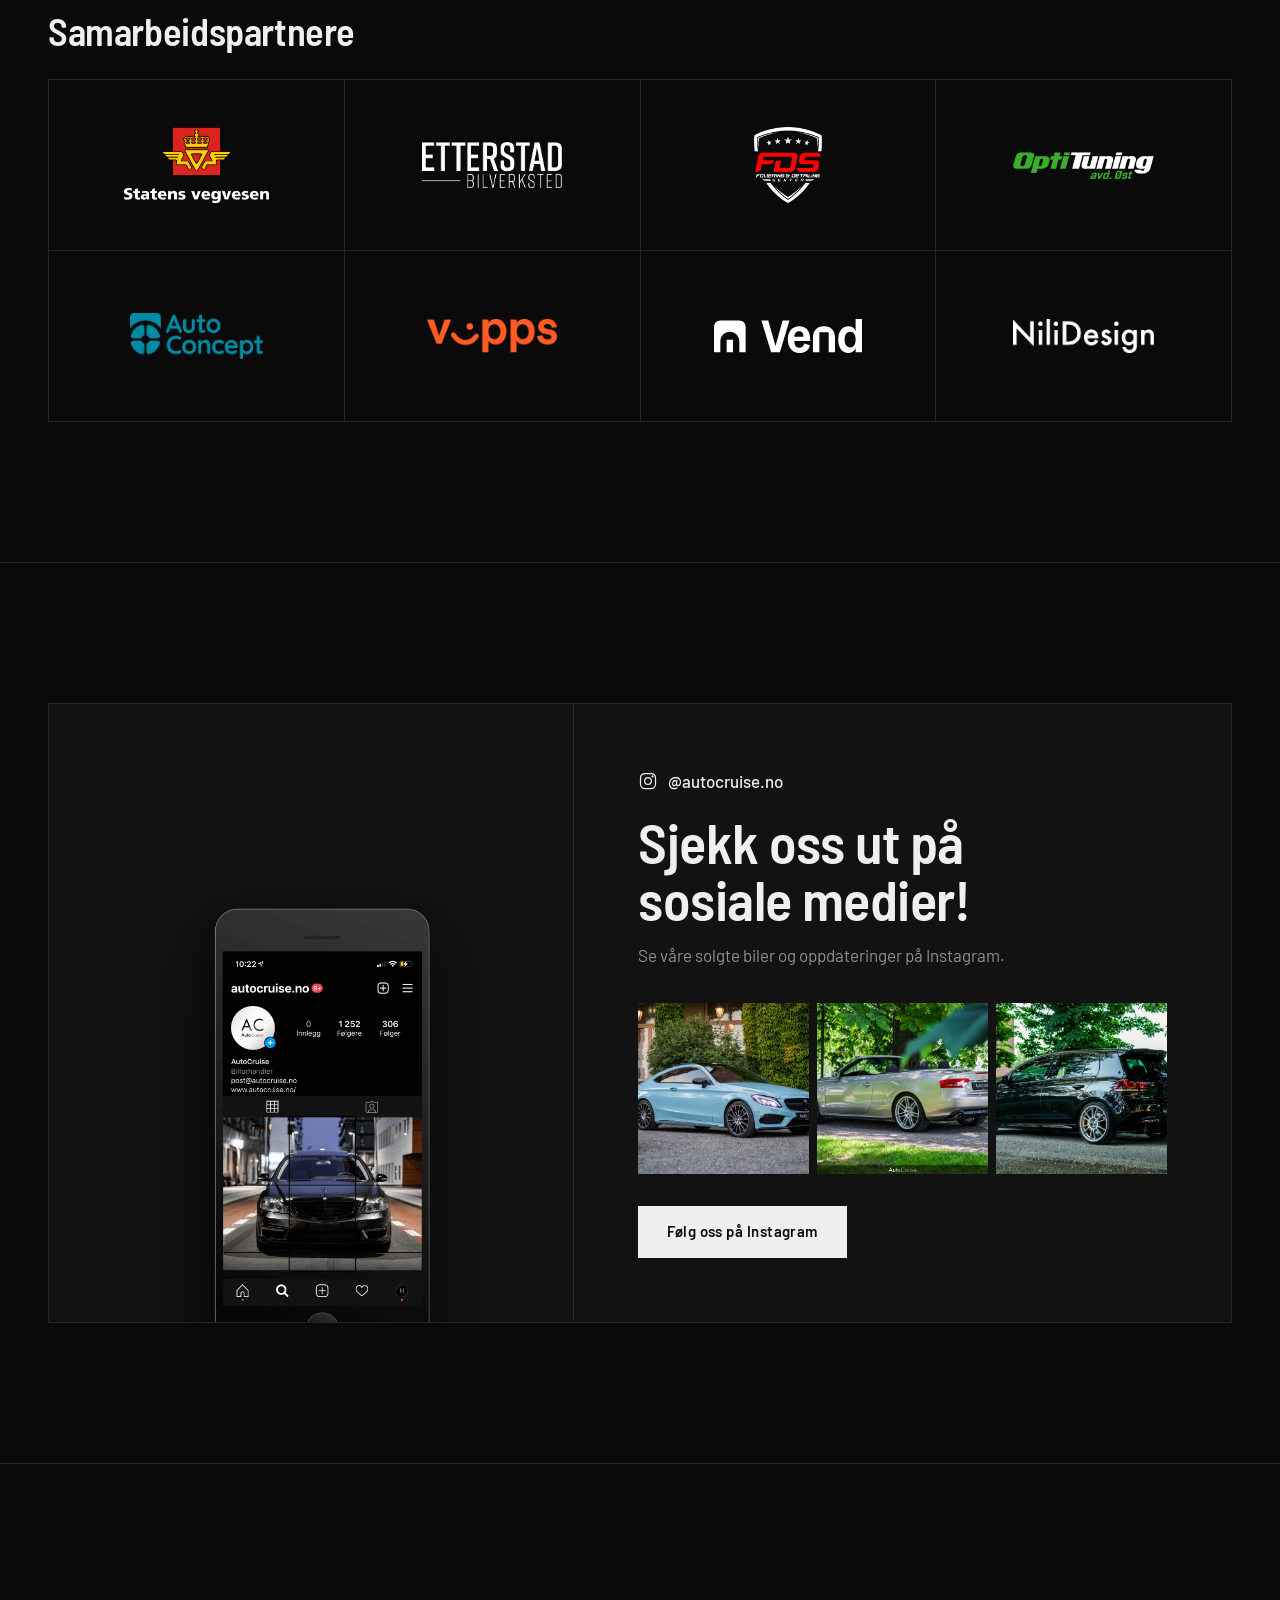
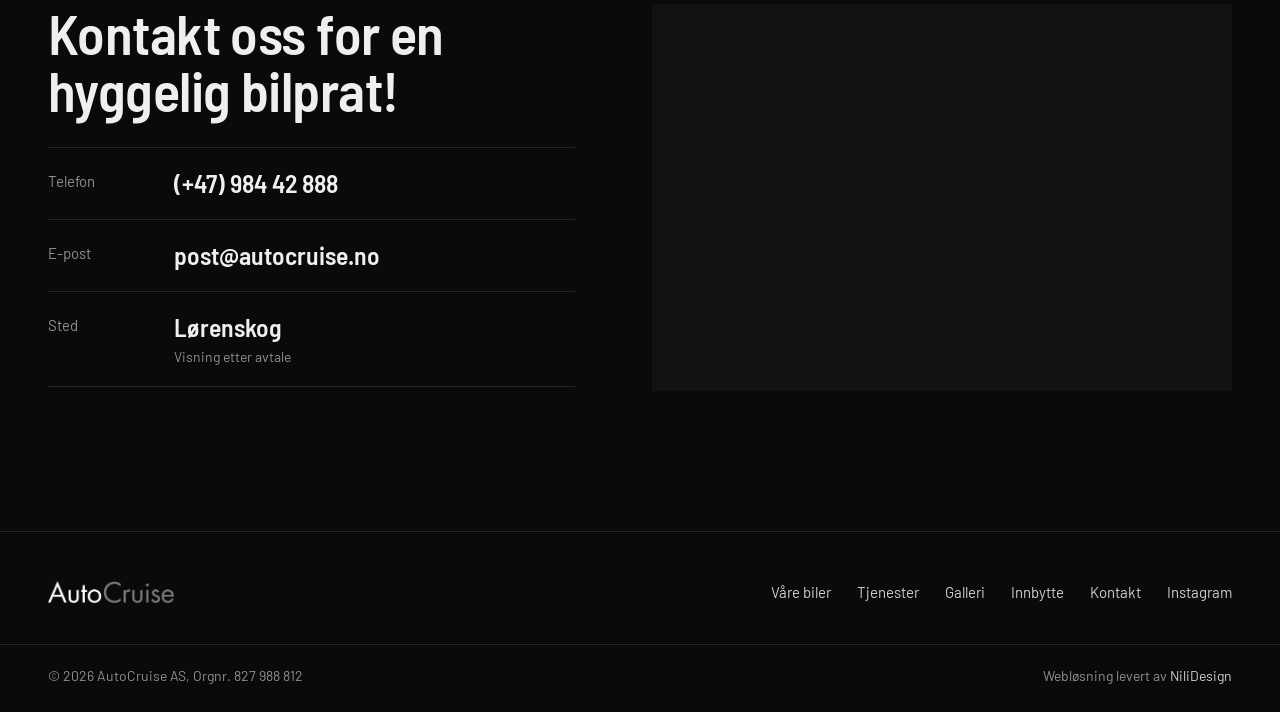
<file: html/index.html>
<!DOCTYPE html>
<html lang="no">
<head>
  <meta charset="utf-8">
  <title>Flyttet – AutoCruise</title>
  <link rel="canonical" href="https://www.autocruise.no/">
  <meta http-equiv="refresh" content="0; url=/">
  <script>location.replace("/" + location.search);</script>
</head>
<body style="background:#0a0a0a;color:#efefef;font-family:system-ui,sans-serif;padding:40px">
  <p>Siden har flyttet. <a href="/" style="color:#fff">Gå til den nye siden</a>.</p>
</body>
</html>
</file>
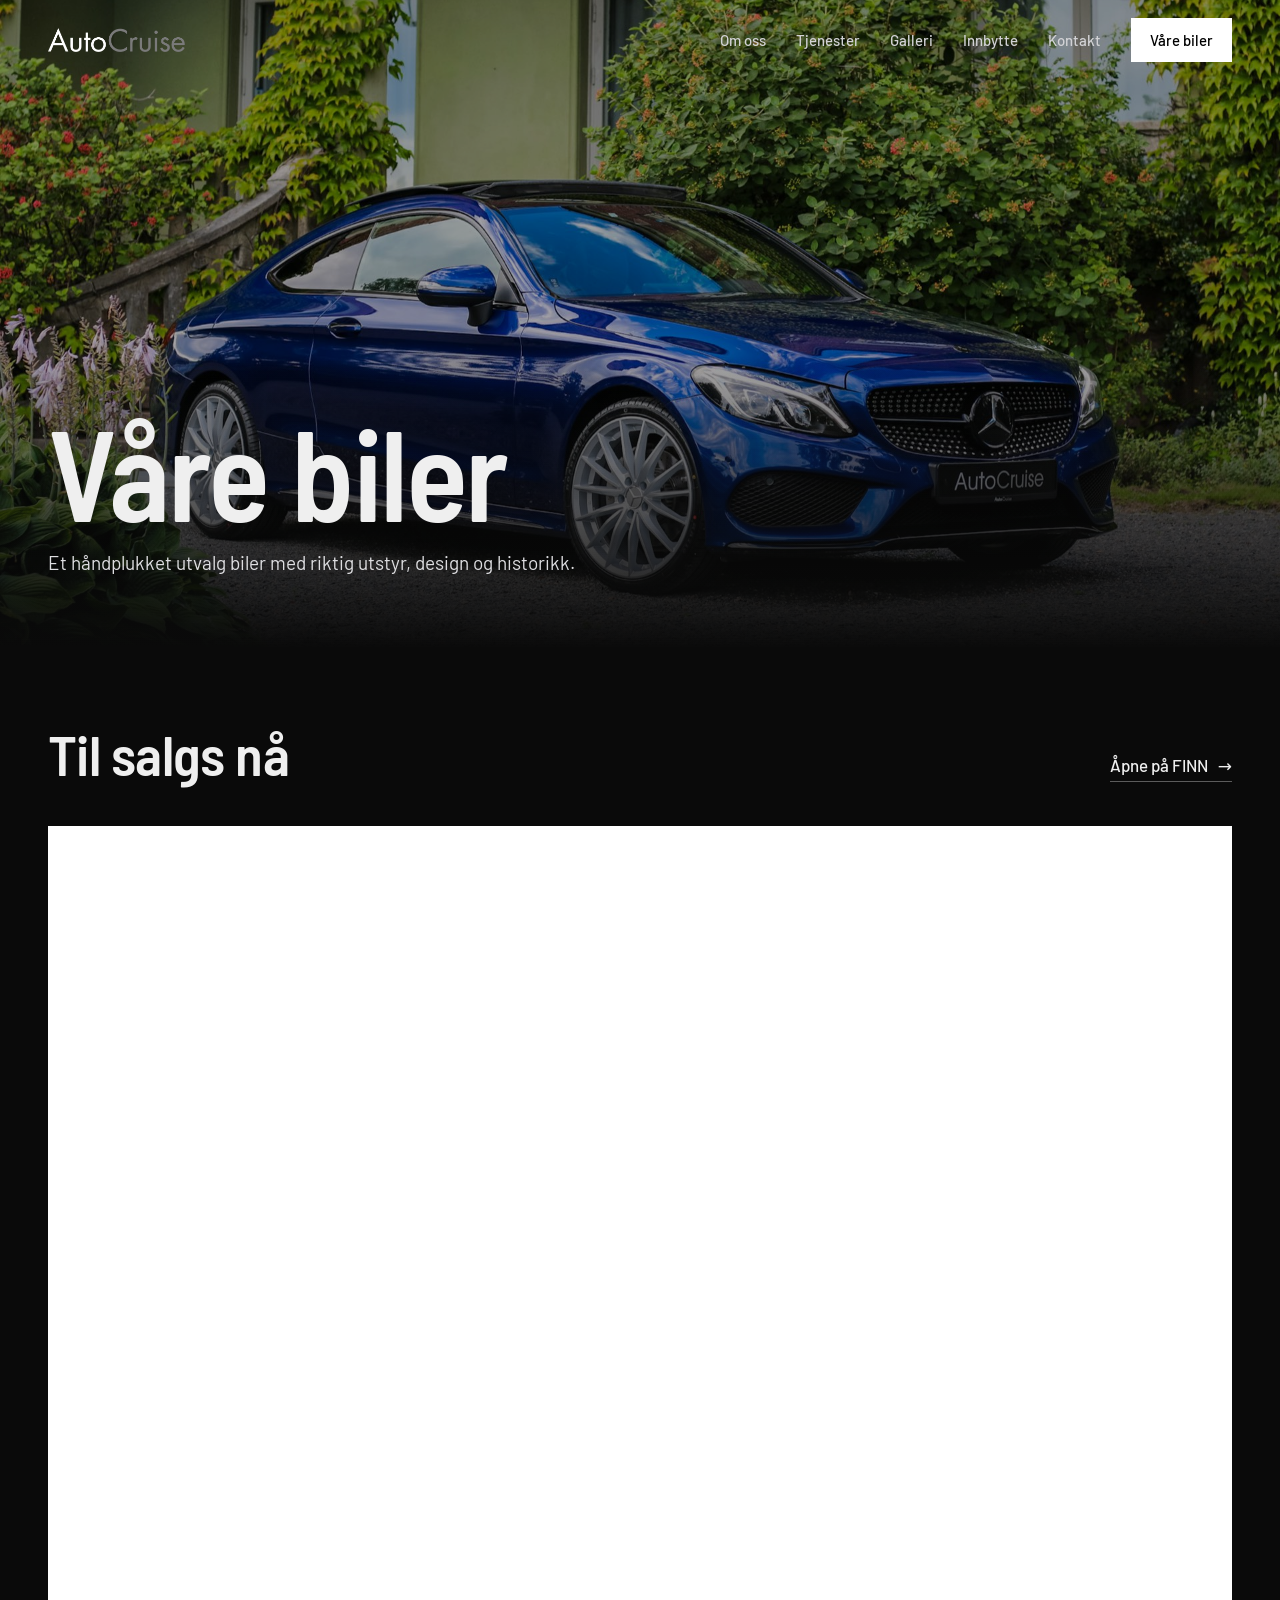
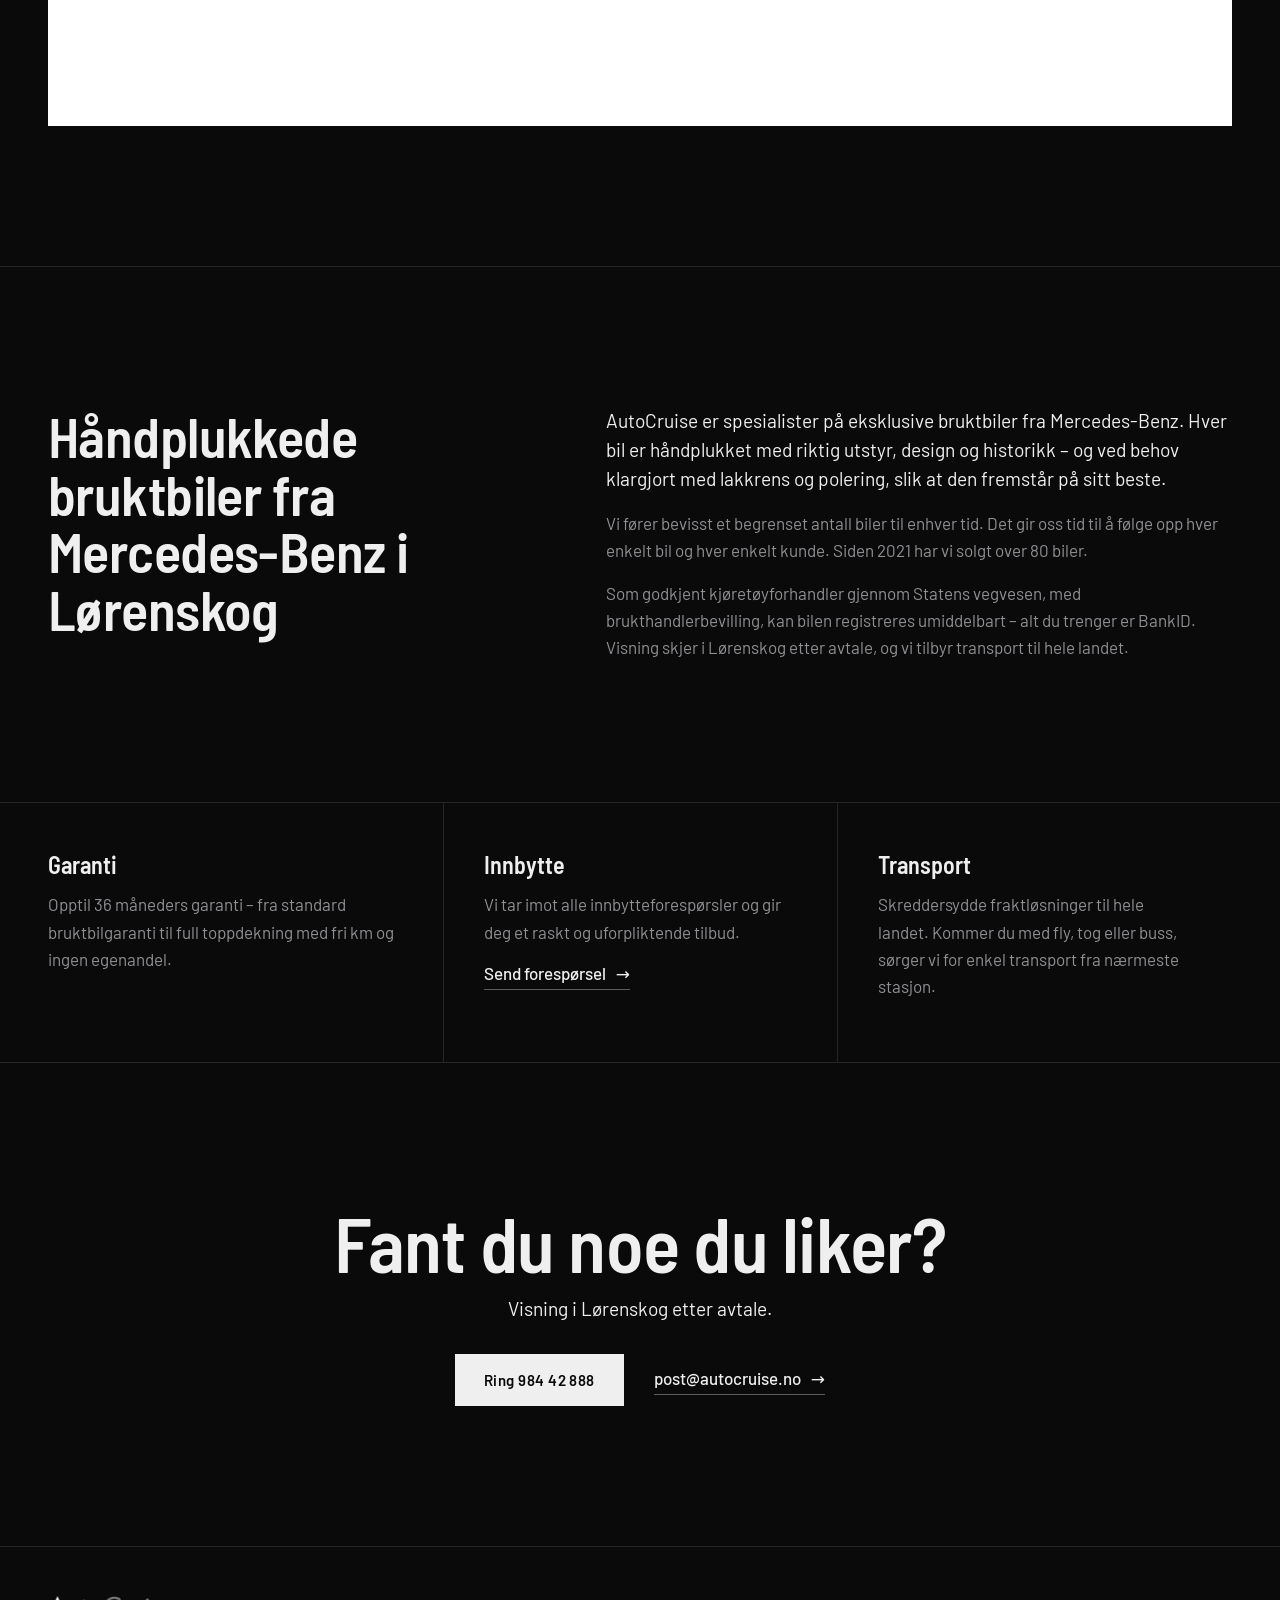
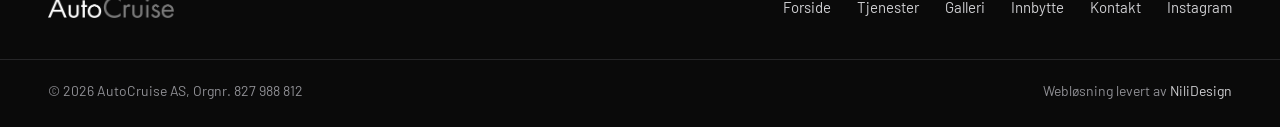
<file: biler.html>
<!DOCTYPE html>
<html lang="no">
<head>
  <meta charset="utf-8">
  <meta name="viewport" content="width=device-width, initial-scale=1">
  <title>Våre biler | AutoCruise – Premium bruktbiler | Lørenskog</title>
  <meta name="description" content="Se bilene AutoCruise har til salgs nå. Håndplukkede bruktbiler fra Mercedes-Benz i Lørenskog – garanti, innbytte og frakt til hele landet.">
  <meta name="theme-color" content="#0a0a0a">
  <link rel="icon" href="img/logo_icon.png">
  <link rel="canonical" href="https://www.autocruise.no/biler.html">

  <meta property="og:type" content="website">
  <meta property="og:title" content="Våre biler – AutoCruise">
  <meta property="og:description" content="Håndplukkede bruktbiler fra Mercedes-Benz i Lørenskog.">
  <meta property="og:image" content="https://www.autocruise.no/bilder/web/header/2IMG_1371.jpg">
  <meta property="og:locale" content="nb_NO">

  <link rel="preconnect" href="https://fonts.googleapis.com">
  <link rel="preconnect" href="https://fonts.gstatic.com" crossorigin>
  <link href="https://fonts.googleapis.com/css2?family=Barlow:wght@400;500;600&family=Barlow+Semi+Condensed:wght@500;600;700&display=swap" rel="stylesheet">
  <link rel="stylesheet" href="css/style.css?v=17">
</head>
<body class="page-cars">

<header class="nav" id="nav">
  <a href="index.html" class="nav__logo" aria-label="AutoCruise – til forsiden">
    <img src="img/logo_white.png" alt="AutoCruise" width="150" height="26">
  </a>
  <nav class="nav__links" id="menu" aria-label="Hovedmeny">
    <a href="index.html#om-oss">Om oss</a>
    <a href="index.html#tjenester">Tjenester</a>
    <a href="galleri.html">Galleri</a>
    <a href="index.html#innbytte">Innbytte</a>
    <a href="index.html#kontakt">Kontakt</a>
    <a href="biler.html" class="nav__cars is-active" aria-current="page">Våre biler</a>
  </nav>
  <button class="nav__burger" id="burger" aria-label="Åpne meny" aria-expanded="false" aria-controls="menu">
    <span></span><span></span>
  </button>
</header>

<section class="pagehead">
  <img class="pagehead__img parallax" src="bilder/web/header/2IMG_1371.jpg" alt="Blå Mercedes-Benz C-klasse coupé med AutoCruise-skilt">
  <div class="pagehead__shade"></div>
  <div class="pagehead__inner wrap">
    <h1>Våre biler</h1>
    <p>Et håndplukket utvalg biler med riktig utstyr, design og historikk.</p>
  </div>
</section>

<main>
  <section class="cars section">
    <div class="wrap">
      <div class="head-row">
        <h2>Til salgs nå</h2>
        <a class="link" href="https://www.finn.no/mobility/search/car?orgId=5396490" target="_blank" rel="noopener">Åpne på FINN</a>
      </div>
      <div class="cars__frame">
        <iframe src="https://www.finn.no/pw/search/car-norway?orgId=5396490" title="AutoCruise sine biler på FINN"></iframe>
      </div>
    </div>
  </section>

  <section class="cars-about section">
    <div class="wrap cars-about__grid">
      <h2 class="reveal">Håndplukkede bruktbiler fra Mercedes-Benz i Lørenskog</h2>
      <div class="cars-about__text">
        <p class="lead reveal">AutoCruise er spesialister på eksklusive bruktbiler fra Mercedes-Benz. Hver bil er håndplukket med riktig utstyr, design og historikk – og ved behov klargjort med lakkrens og polering, slik at den fremstår på sitt beste.</p>
        <p class="reveal">Vi fører bevisst et begrenset antall biler til enhver tid. Det gir oss tid til å følge opp hver enkelt bil og hver enkelt kunde. Siden 2021 har vi solgt over 80 biler.</p>
        <p class="reveal">Som godkjent kjøretøyforhandler gjennom Statens vegvesen, med brukthandlerbevilling, kan bilen registreres umiddelbart – alt du trenger er BankID. Visning skjer i Lørenskog etter avtale, og vi tilbyr transport til hele landet.</p>
      </div>
    </div>
  </section>

  <section class="cars-perks">
    <div class="wrap cars-perks__grid">
      <div class="reveal">
        <h3>Garanti</h3>
        <p>Opptil 36 måneders garanti – fra standard bruktbilgaranti til full toppdekning med fri km og ingen egenandel.</p>
      </div>
      <div class="reveal">
        <h3>Innbytte</h3>
        <p>Vi tar imot alle innbytteforespørsler og gir deg et raskt og uforpliktende tilbud.</p>
        <a class="link" href="index.html#innbytte">Send forespørsel</a>
      </div>
      <div class="reveal">
        <h3>Transport</h3>
        <p>Skreddersydde fraktløsninger til hele landet. Kommer du med fly, tog eller buss, sørger vi for enkel transport fra nærmeste stasjon.</p>
      </div>
    </div>
  </section>

  <section class="cta section">
    <div class="wrap cta__inner">
      <h2 class="reveal">Fant du noe du liker?</h2>
      <p class="lead reveal">Visning i Lørenskog etter avtale.</p>
      <div class="cta__actions reveal">
        <a class="btn" href="tel:+4798442888">Ring 984 42 888</a>
        <a class="link" href="mailto:post@autocruise.no?subject=Visning%20(via%20www.autocruise.no)">post@autocruise.no</a>
      </div>
    </div>
  </section>
</main>

<footer class="footer">
  <div class="wrap footer__inner">
    <img src="img/logo_white.png" alt="AutoCruise" class="footer__logo" loading="lazy">
    <nav aria-label="Bunnmeny">
      <a href="index.html">Forside</a>
      <a href="index.html#tjenester">Tjenester</a>
      <a href="galleri.html">Galleri</a>
      <a href="index.html#innbytte">Innbytte</a>
      <a href="index.html#kontakt">Kontakt</a>
      <a href="https://www.instagram.com/autocruise.no/" target="_blank" rel="noopener">Instagram</a>
    </nav>
  </div>
  <div class="wrap footer__bottom">
    <span>© <span id="year">2026</span> AutoCruise AS, Orgnr. 827 988 812</span>
    <span>Webløsning levert av <a href="https://nilidesign.com" target="_blank" rel="noopener">NiliDesign</a></span>
  </div>
</footer>

<div class="quickbar">
  <a href="tel:+4798442888">Ring oss</a>
  <a href="mailto:post@autocruise.no">Send e-post</a>
</div>

<script src="js/main.js?v=17"></script>
</body>
</html>
</file>
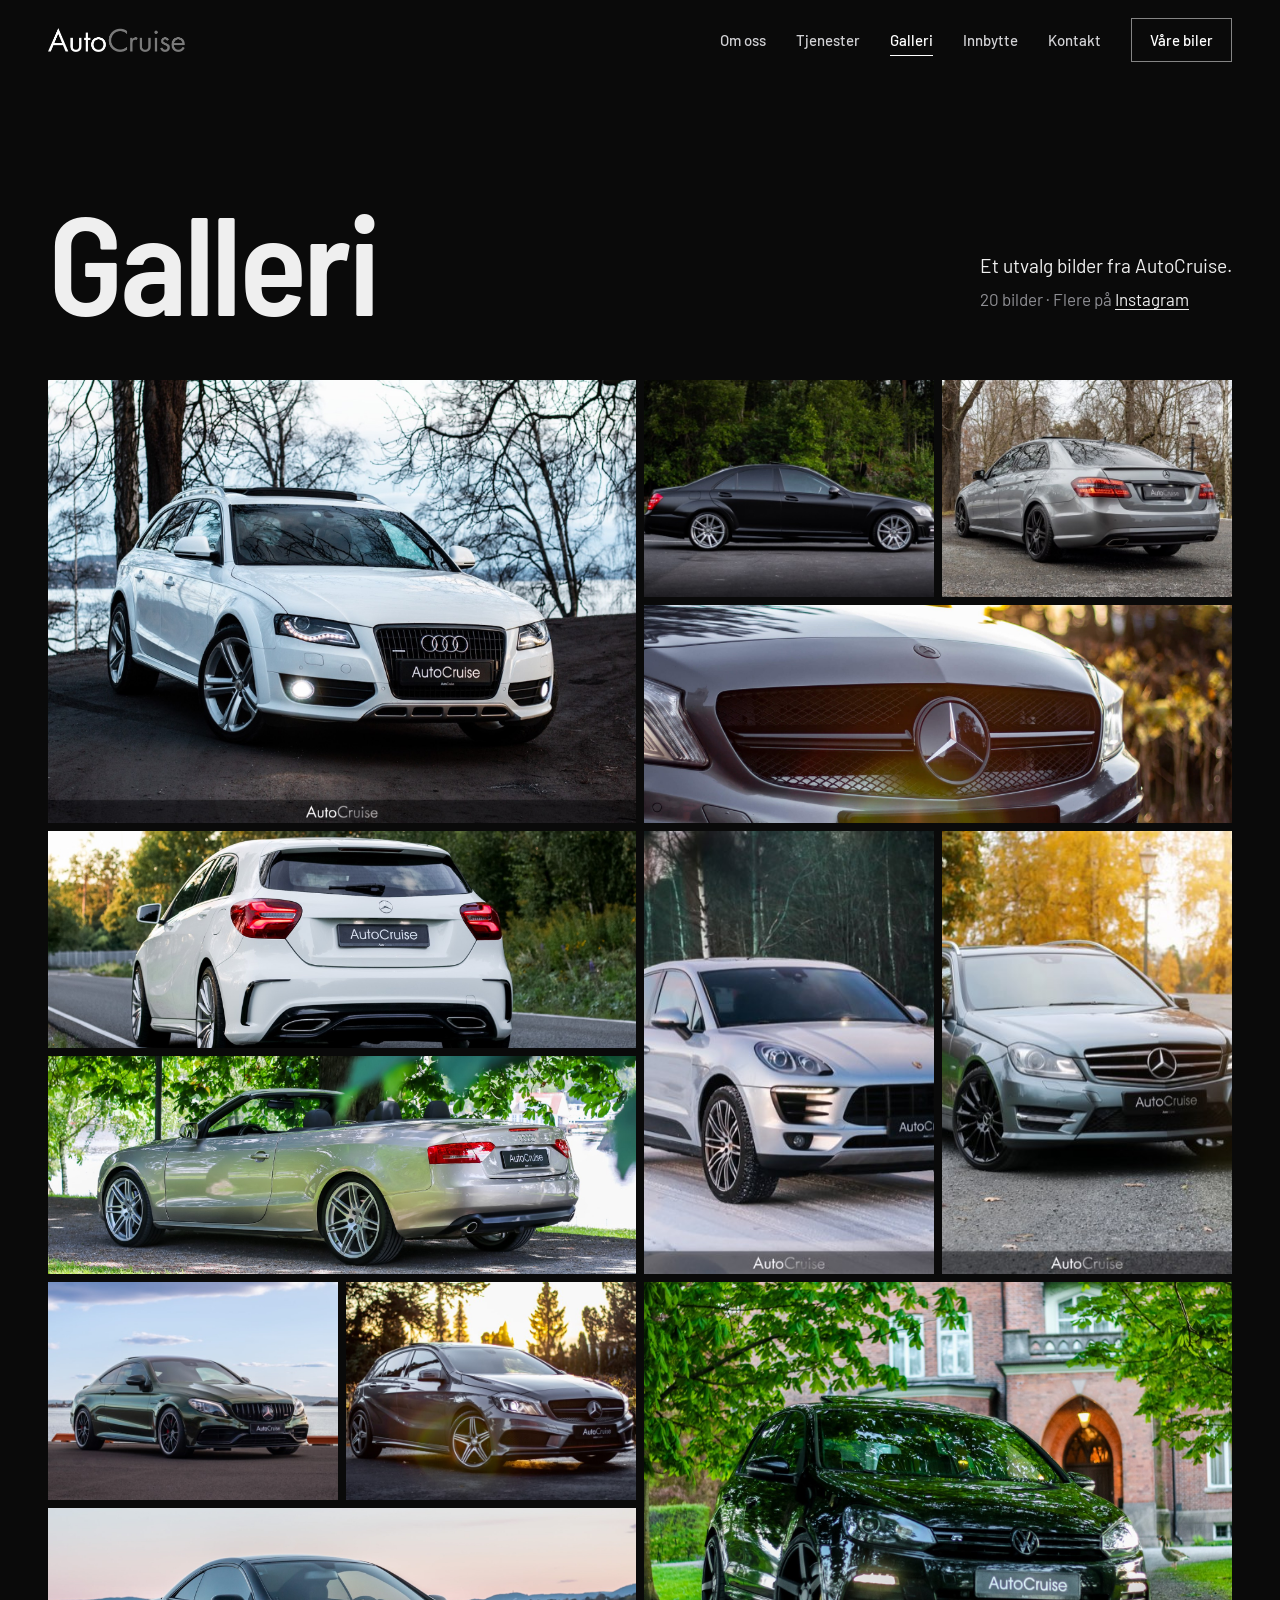
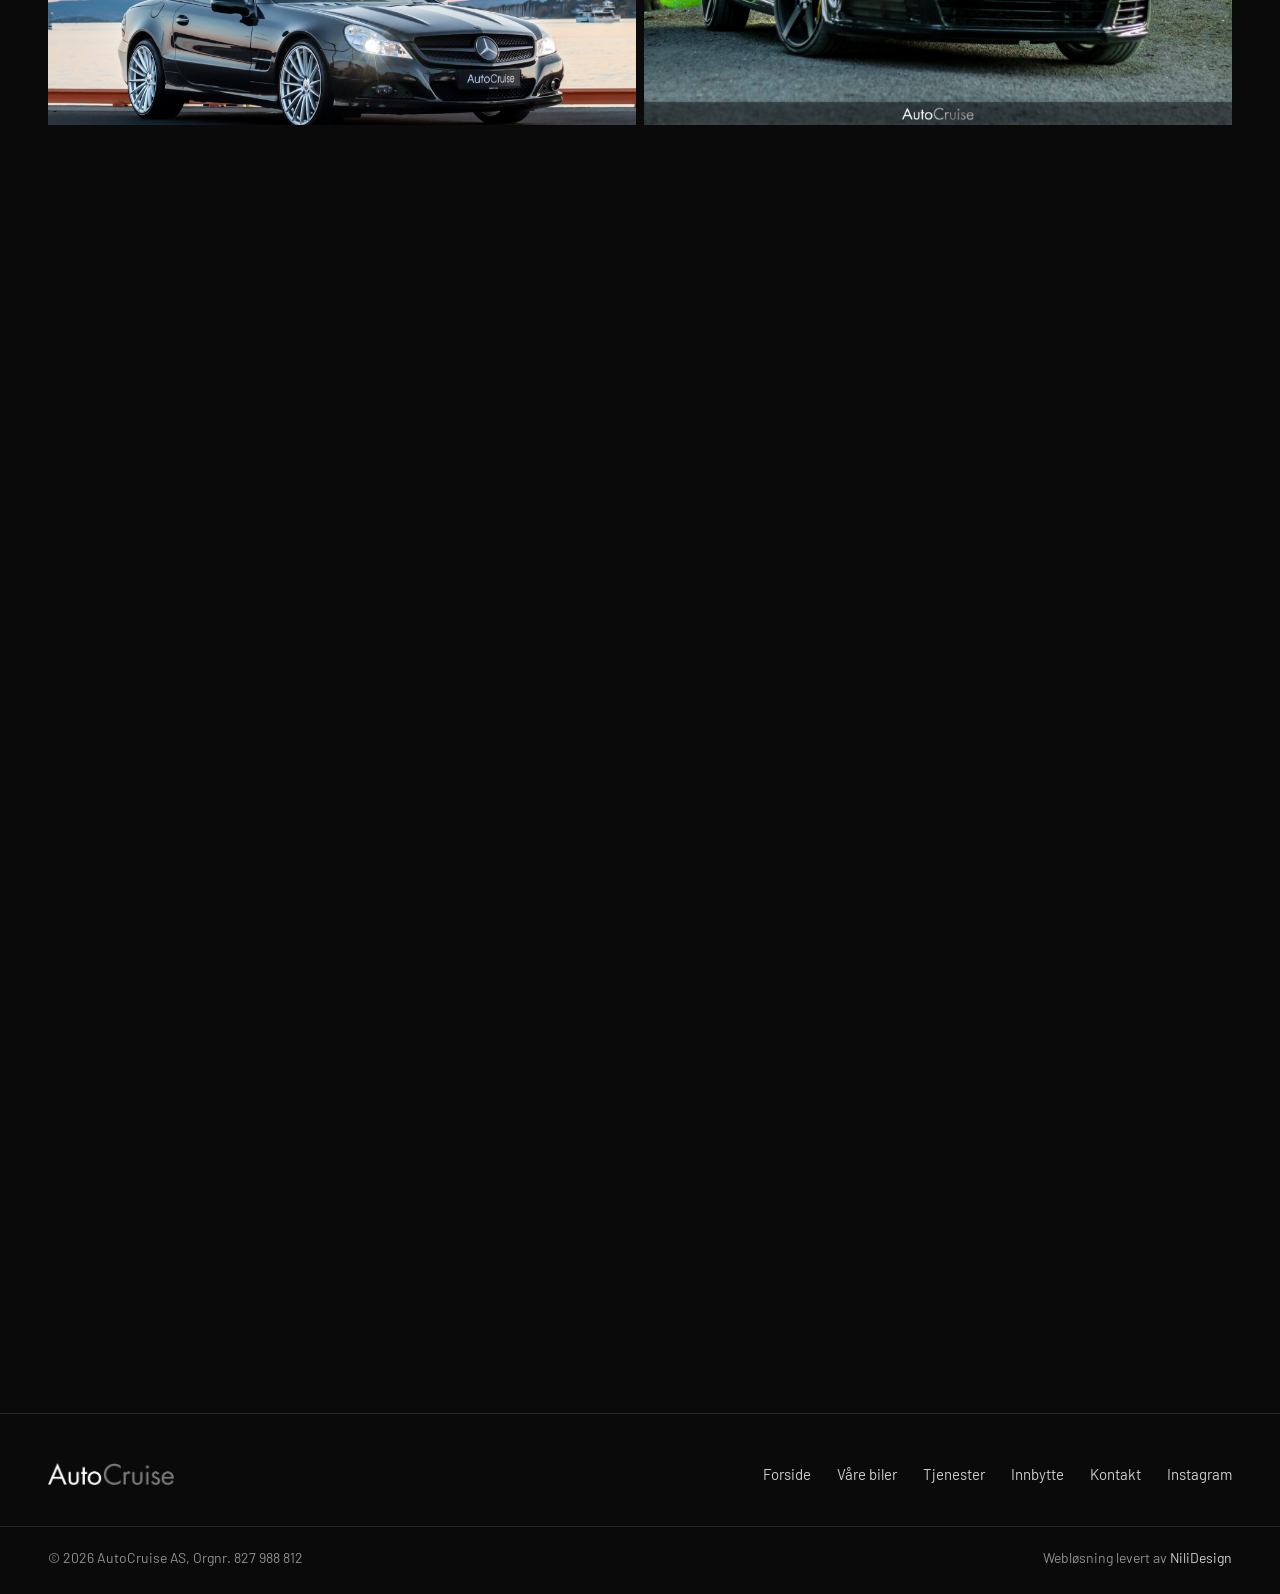
<file: galleri.html>
<!DOCTYPE html>
<html lang="no">
<head>
  <meta charset="utf-8">
  <meta name="viewport" content="width=device-width, initial-scale=1">
  <title>Galleri | AutoCruise – Premium bruktbiler | Lørenskog</title>
  <meta name="description" content="Bilder fra AutoCruise – eksklusive bruktbiler fra Mercedes-Benz i Lørenskog.">
  <meta name="theme-color" content="#0a0a0a">
  <link rel="icon" href="img/logo_icon.png">
  <link rel="canonical" href="https://www.autocruise.no/galleri.html">

  <meta property="og:type" content="website">
  <meta property="og:title" content="Galleri – AutoCruise">
  <meta property="og:description" content="Bilder fra AutoCruise i Lørenskog.">
  <meta property="og:image" content="https://www.autocruise.no/bilder/web/IMG_0812.jpg">
  <meta property="og:locale" content="nb_NO">

  <link rel="preconnect" href="https://fonts.googleapis.com">
  <link rel="preconnect" href="https://fonts.gstatic.com" crossorigin>
  <link href="https://fonts.googleapis.com/css2?family=Barlow:wght@400;500;600&family=Barlow+Semi+Condensed:wght@500;600;700&display=swap" rel="stylesheet">
  <link rel="stylesheet" href="css/style.css?v=17">
</head>
<body class="page-gallery">

<header class="nav" id="nav">
  <a href="index.html" class="nav__logo" aria-label="AutoCruise – til forsiden">
    <img src="img/logo_white.png" alt="AutoCruise" width="150" height="26">
  </a>
  <nav class="nav__links" id="menu" aria-label="Hovedmeny">
    <a href="index.html#om-oss">Om oss</a>
    <a href="index.html#tjenester">Tjenester</a>
    <a href="galleri.html" class="is-active" aria-current="page">Galleri</a>
    <a href="index.html#innbytte">Innbytte</a>
    <a href="index.html#kontakt">Kontakt</a>
    <a href="biler.html" class="nav__cars">Våre biler</a>
  </nav>
  <button class="nav__burger" id="burger" aria-label="Åpne meny" aria-expanded="false" aria-controls="menu">
    <span></span><span></span>
  </button>
</header>

<main>
  <section class="gal-head">
    <div class="wrap gal-head__inner">
      <h1>Galleri</h1>
      <div class="gal-head__side">
        <p class="lead">Et utvalg bilder fra AutoCruise.</p>
        <p><span id="galCount">0</span> bilder · Flere på <a class="u" href="https://www.instagram.com/autocruise.no/" target="_blank" rel="noopener">Instagram</a></p>
      </div>
    </div>
  </section>

  <section class="gal">
    <div class="wrap">
      <div class="gal__grid" id="galGrid"></div>
    </div>
  </section>

  <section class="cta section">
    <div class="wrap cta__inner">
      <h2 class="reveal">Se bilene vi har til salgs nå</h2>
      <p class="lead reveal">Håndplukket utvalg – visning i Lørenskog etter avtale.</p>
      <div class="cta__actions reveal">
        <a class="btn" href="biler.html">Våre biler</a>
        <a class="link" href="mailto:post@autocruise.no?subject=Kontakt%20(via%20www.autocruise.no)">Send e-post</a>
      </div>
    </div>
  </section>
</main>

<div class="lightbox" id="lightbox" role="dialog" aria-modal="true" aria-label="Bildevisning" hidden>
  <button class="lightbox__close" id="lbClose" aria-label="Lukk"><svg viewBox="0 0 24 24"><path d="M6 6l12 12M18 6L6 18"/></svg></button>
  <button class="lightbox__nav lightbox__nav--prev" id="lbPrev" aria-label="Forrige"><svg viewBox="0 0 24 24"><path d="M15 6l-6 6 6 6"/></svg></button>
  <figure>
    <img id="lbImg" alt="">
    <figcaption id="lbCap"></figcaption>
  </figure>
  <button class="lightbox__nav lightbox__nav--next" id="lbNext" aria-label="Neste"><svg viewBox="0 0 24 24"><path d="M9 6l6 6-6 6"/></svg></button>
</div>

<footer class="footer">
  <div class="wrap footer__inner">
    <img src="img/logo_white.png" alt="AutoCruise" class="footer__logo" loading="lazy">
    <nav aria-label="Bunnmeny">
      <a href="index.html">Forside</a>
      <a href="biler.html">Våre biler</a>
      <a href="index.html#tjenester">Tjenester</a>
      <a href="index.html#innbytte">Innbytte</a>
      <a href="index.html#kontakt">Kontakt</a>
      <a href="https://www.instagram.com/autocruise.no/" target="_blank" rel="noopener">Instagram</a>
    </nav>
  </div>
  <div class="wrap footer__bottom">
    <span>© <span id="year">2026</span> AutoCruise AS, Orgnr. 827 988 812</span>
    <span>Webløsning levert av <a href="https://nilidesign.com" target="_blank" rel="noopener">NiliDesign</a></span>
  </div>
</footer>

<div class="quickbar">
  <a href="tel:+4798442888">Ring oss</a>
  <a href="biler.html">Våre biler</a>
</div>

<script src="bilder/bilder.js?v=17"></script>
<script src="bilder/bildetekster.js?v=17"></script>
<script src="js/main.js?v=17"></script>
</body>
</html>
</file>
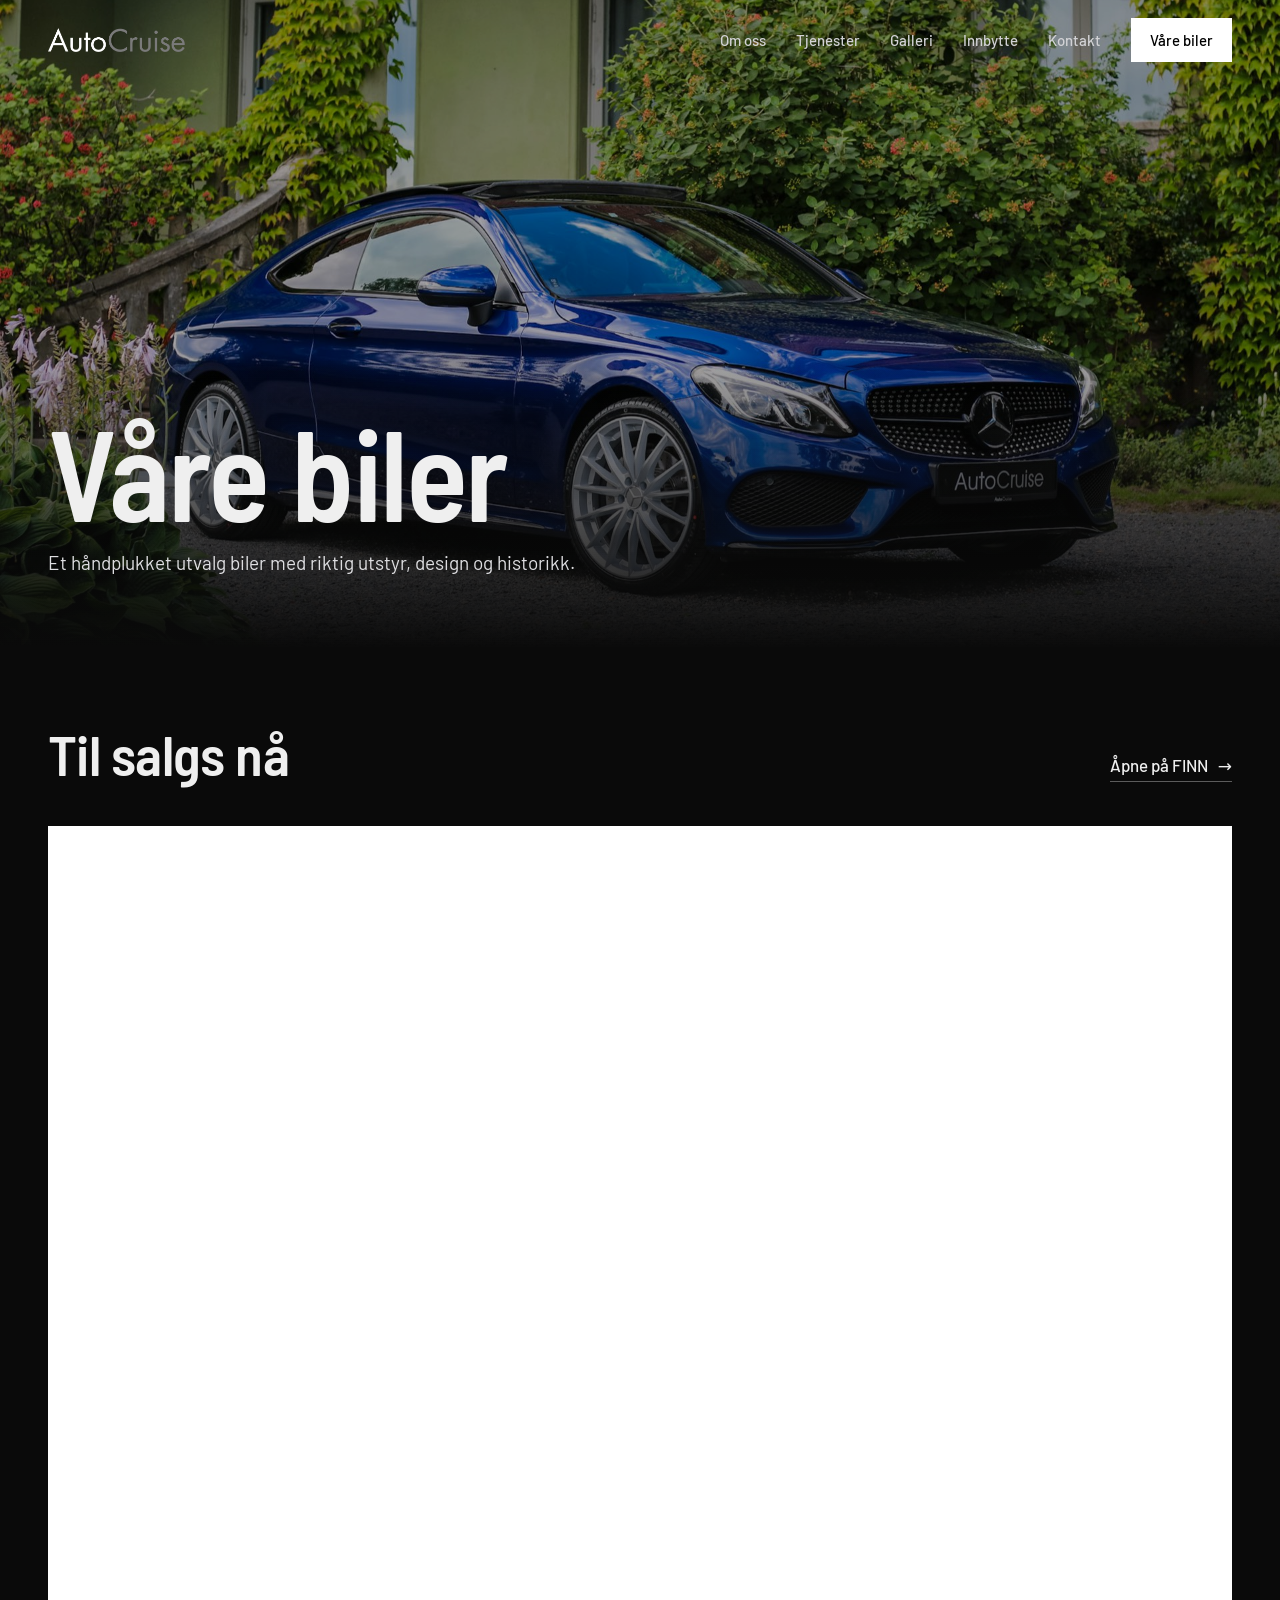
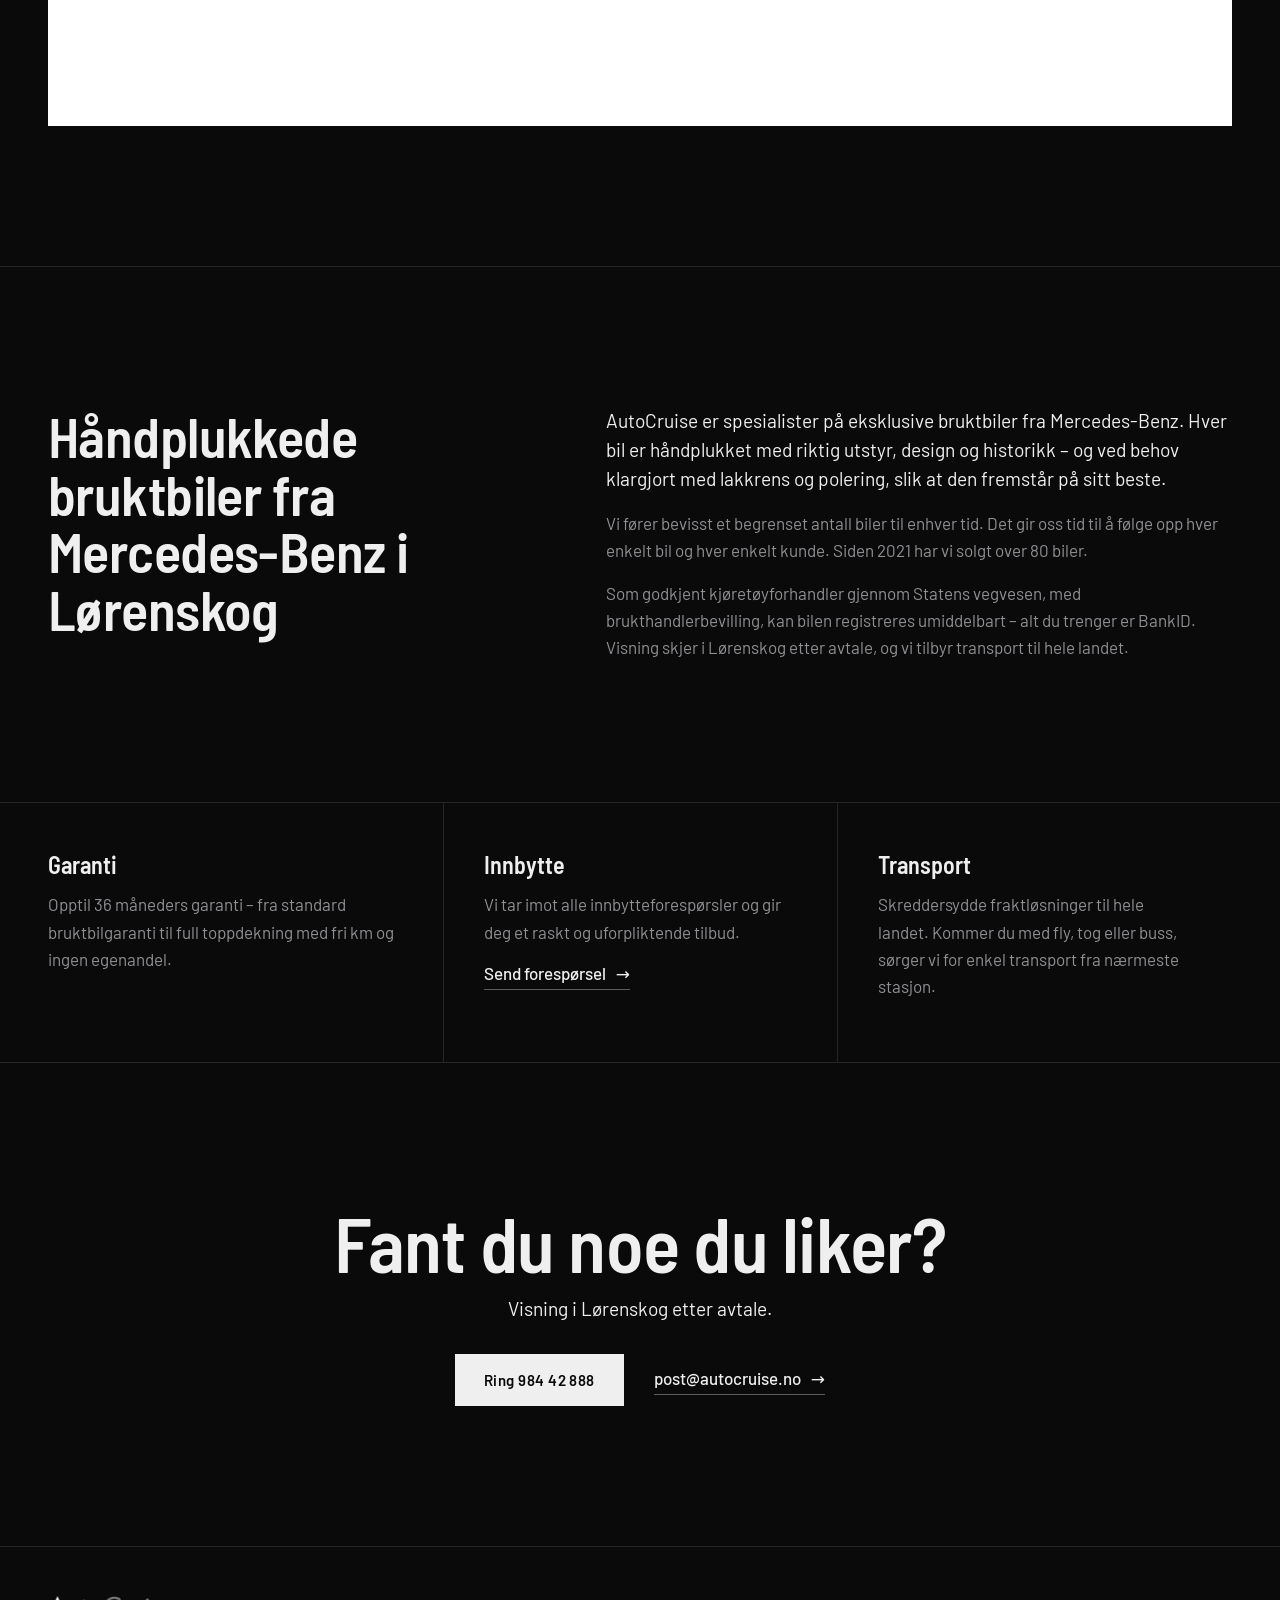
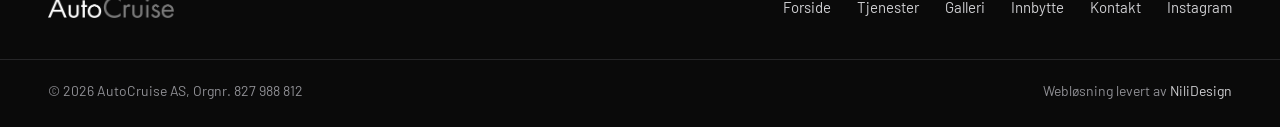
<file: html/biler.html>
<!DOCTYPE html>
<html lang="no">
<head>
  <meta charset="utf-8">
  <title>Flyttet – AutoCruise</title>
  <link rel="canonical" href="https://www.autocruise.no/biler.html">
  <meta http-equiv="refresh" content="0; url=/biler.html">
  <script>location.replace("/biler.html" + location.search);</script>
</head>
<body style="background:#0a0a0a;color:#efefef;font-family:system-ui,sans-serif;padding:40px">
  <p>Siden har flyttet. <a href="/biler.html" style="color:#fff">Gå til den nye siden</a>.</p>
</body>
</html>
</file>
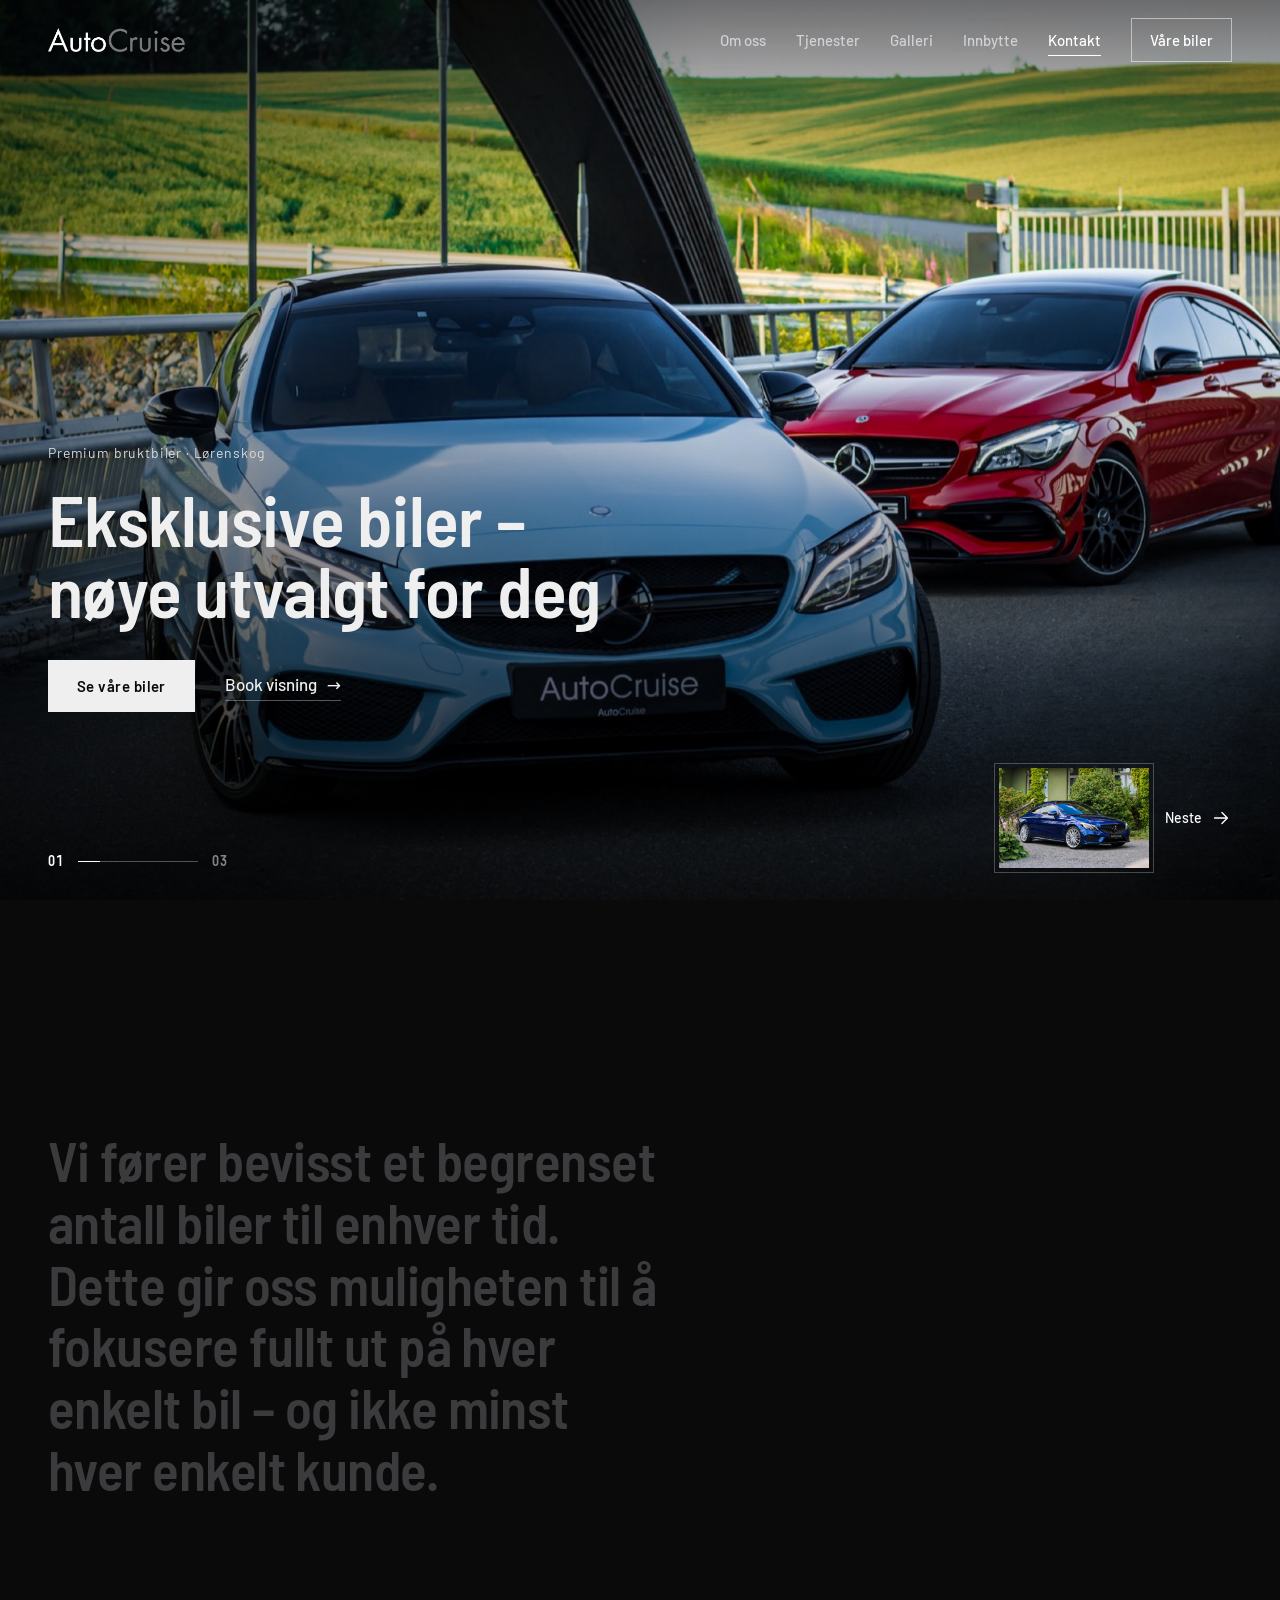
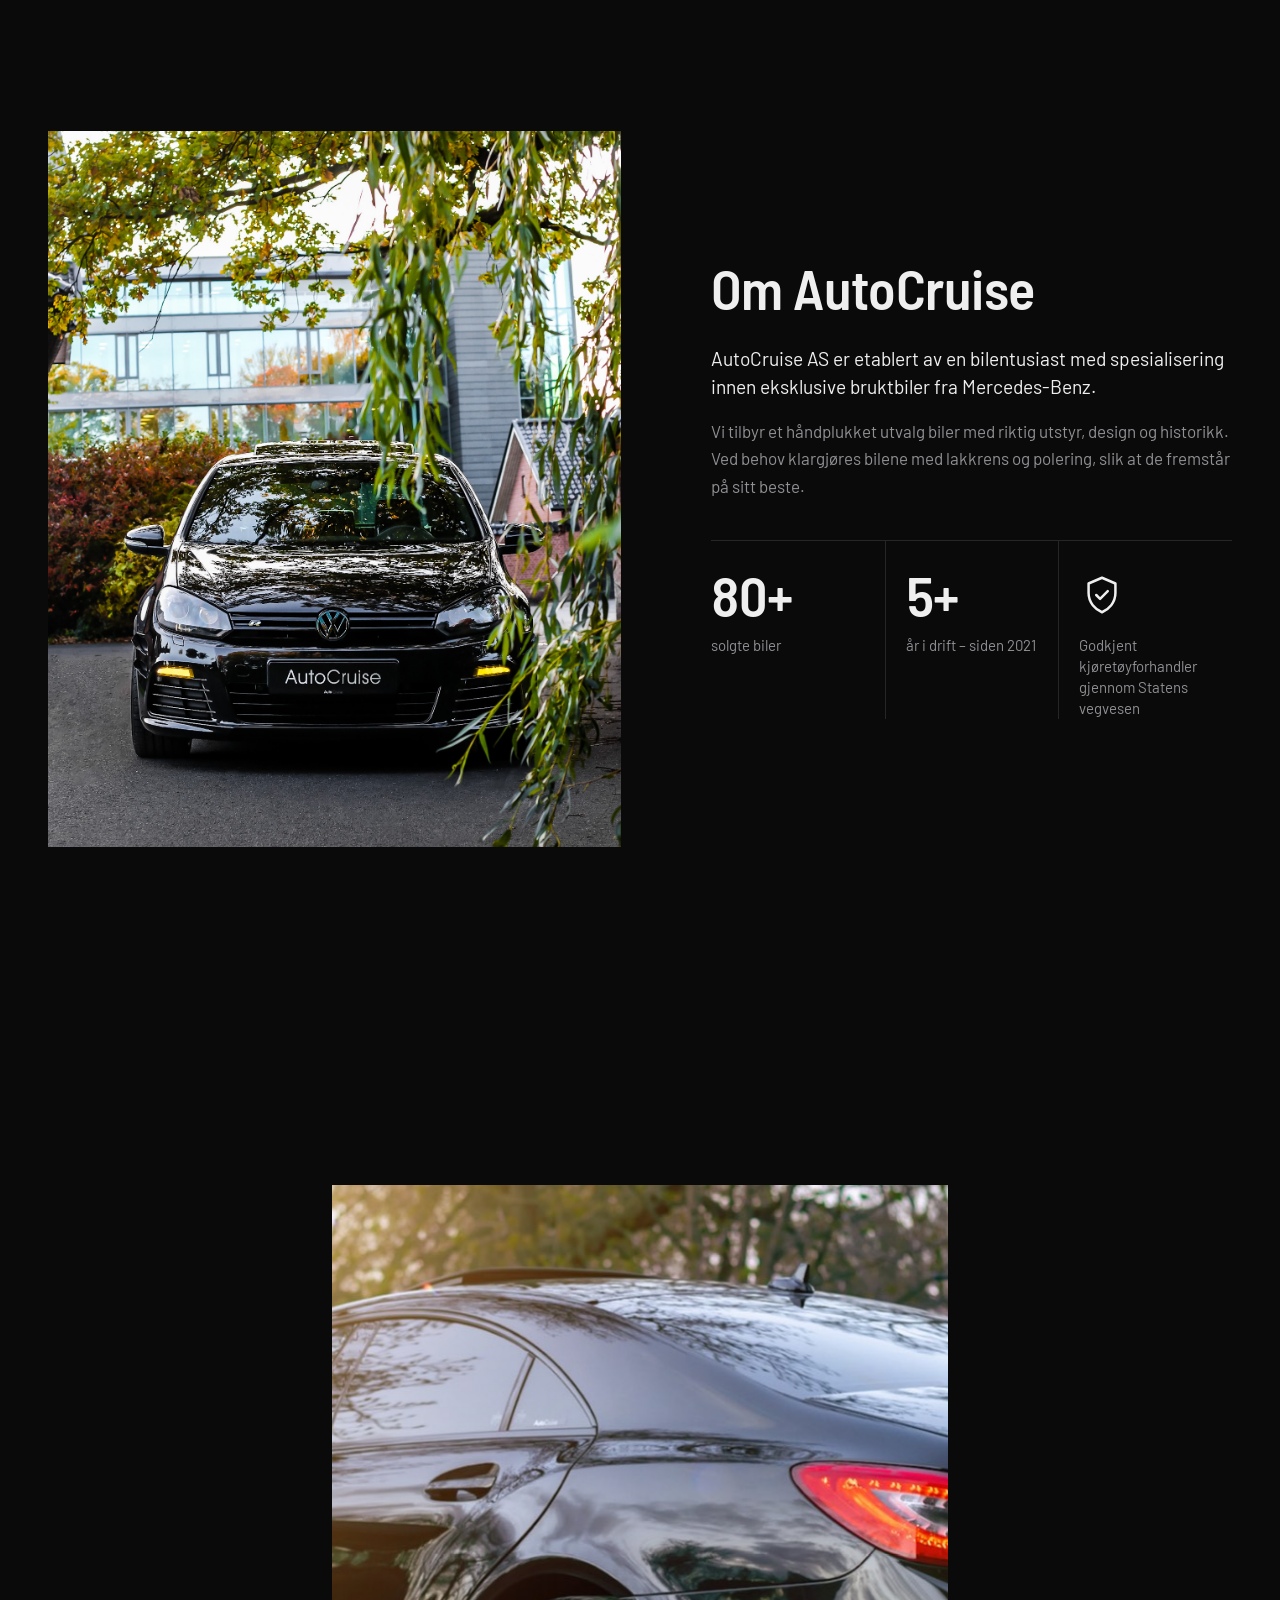
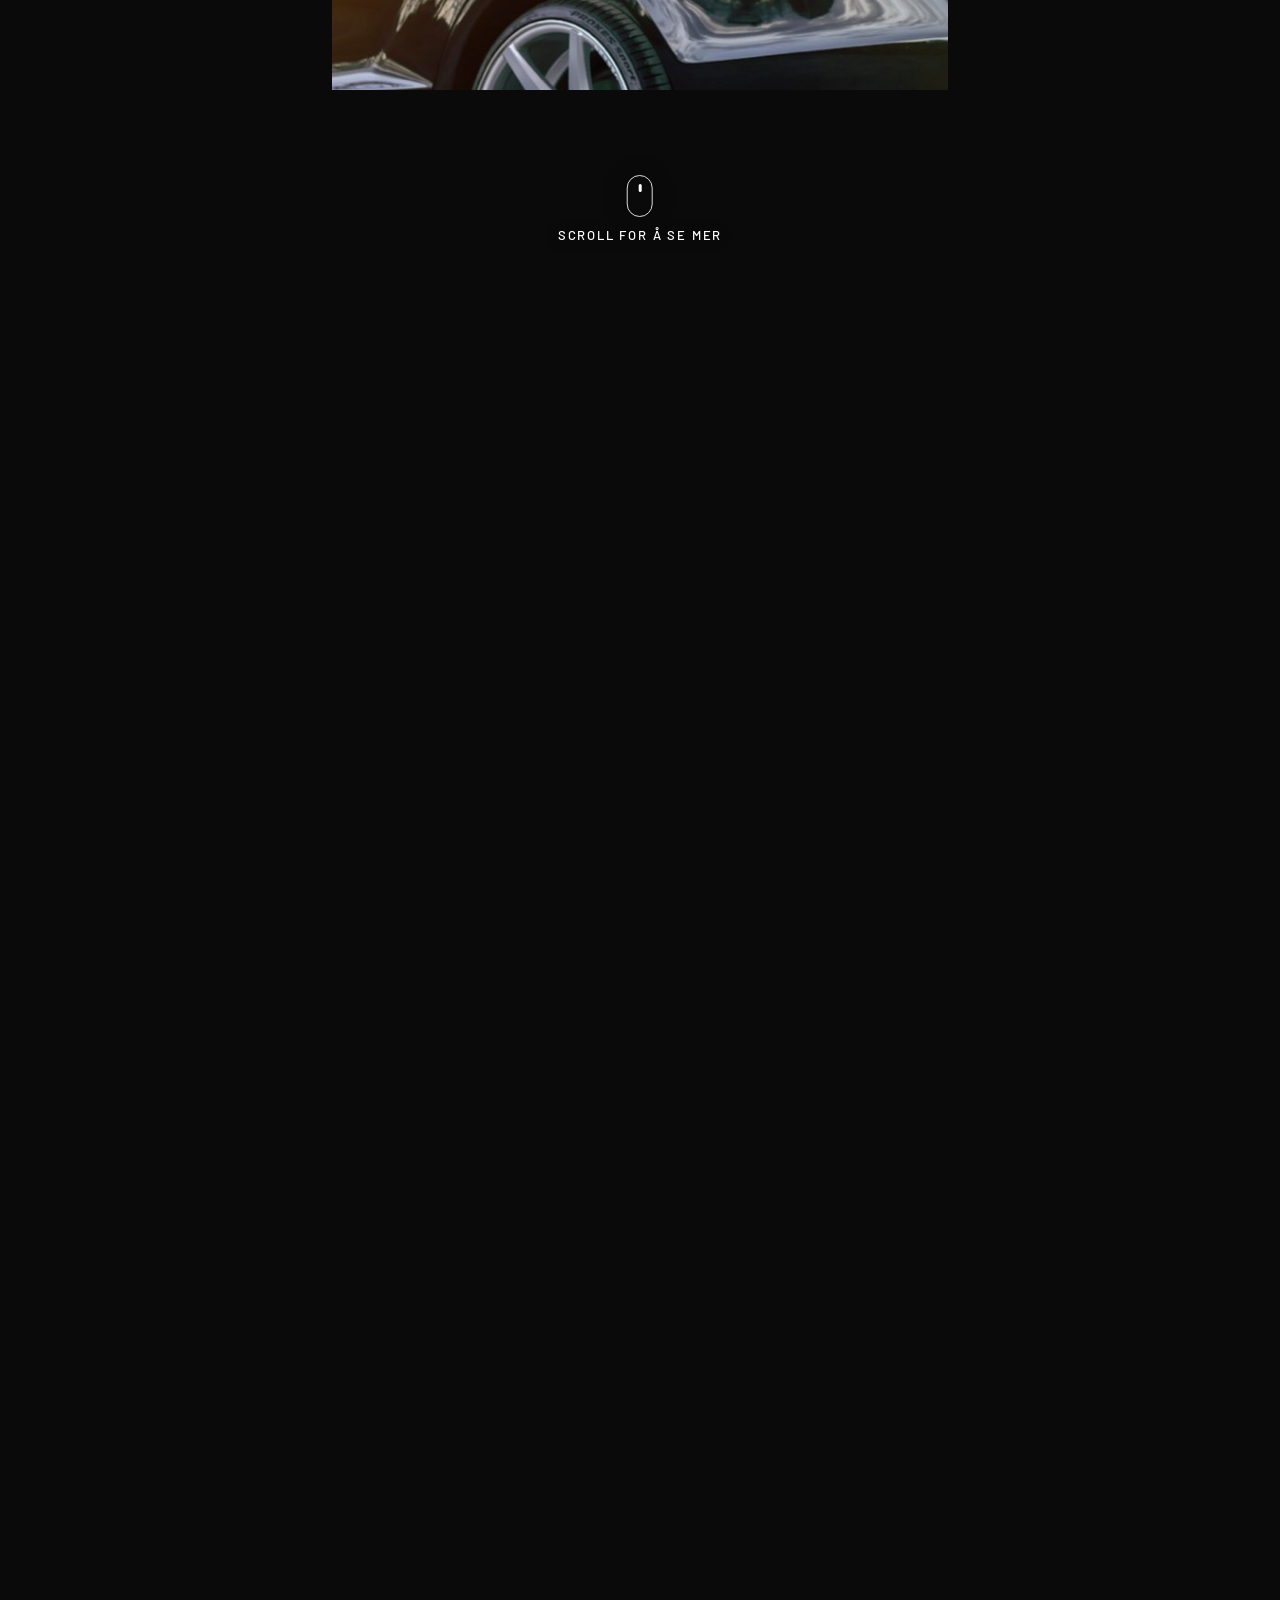
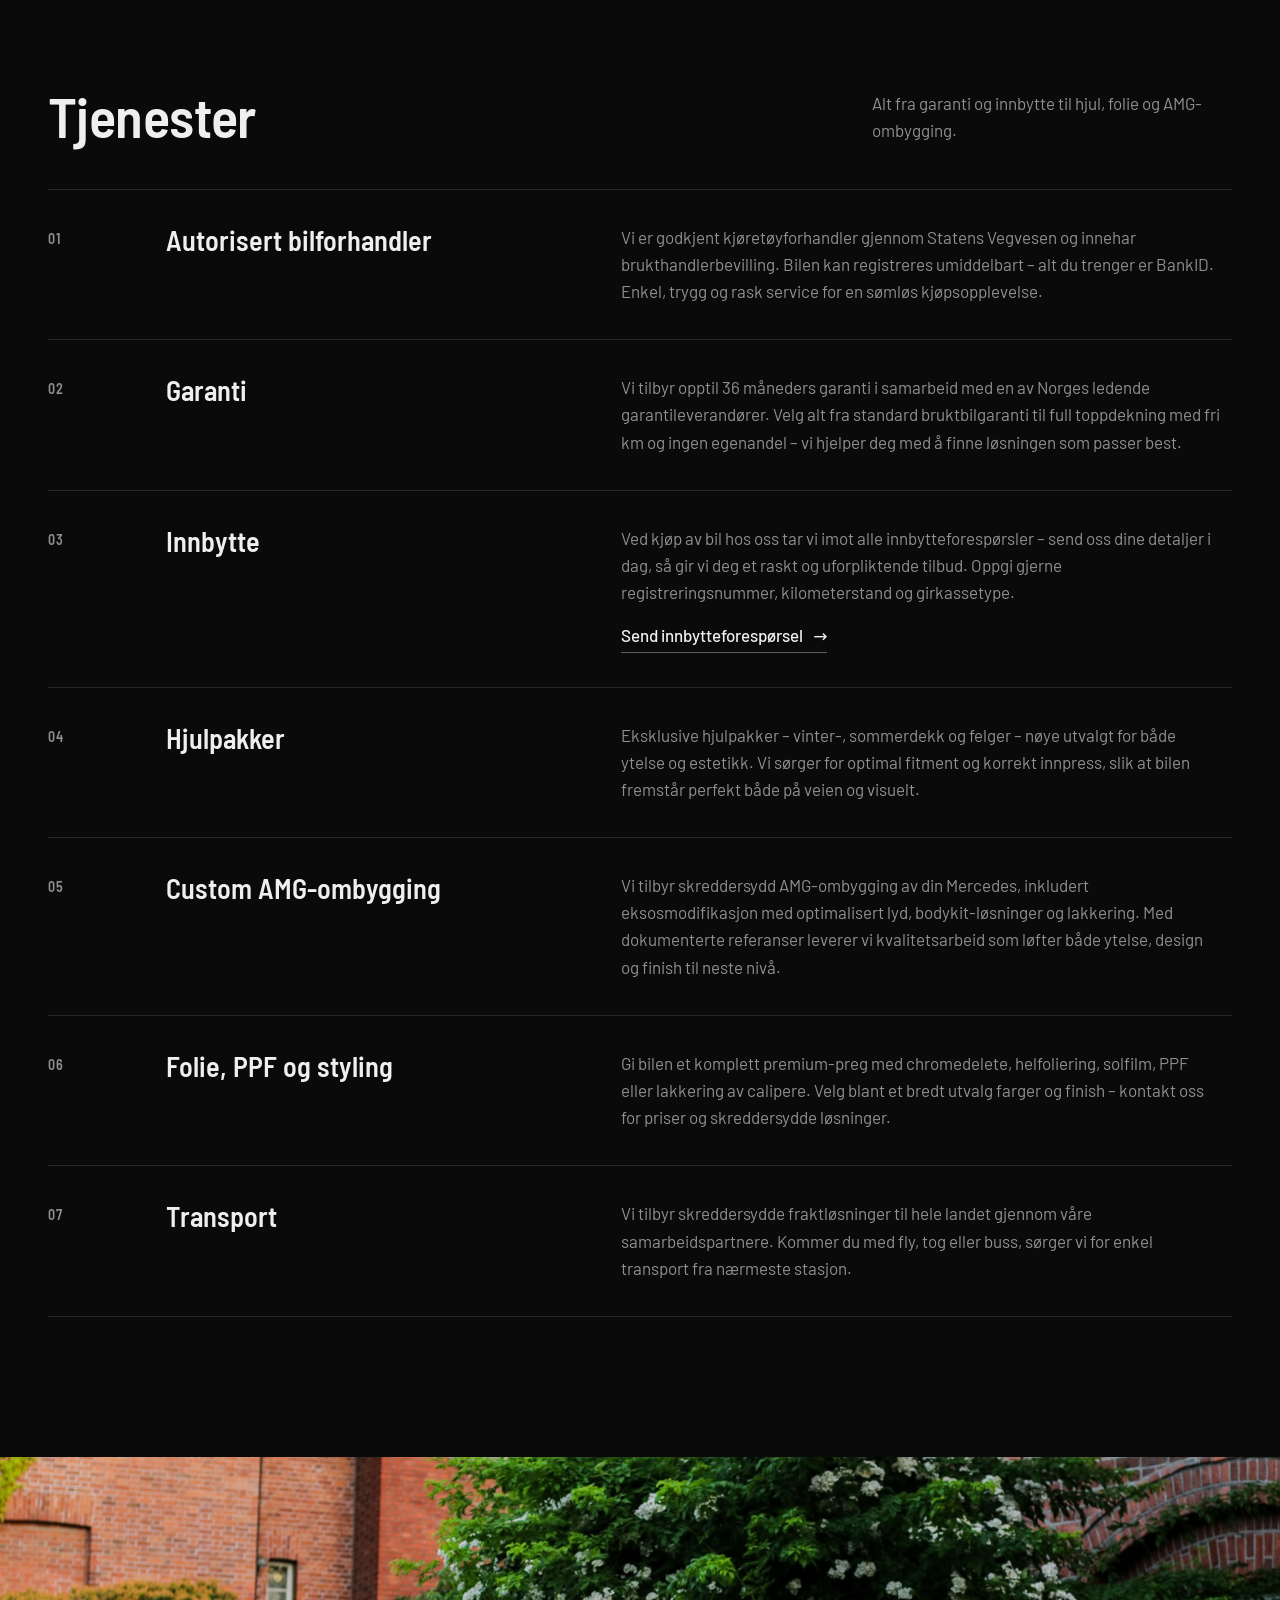
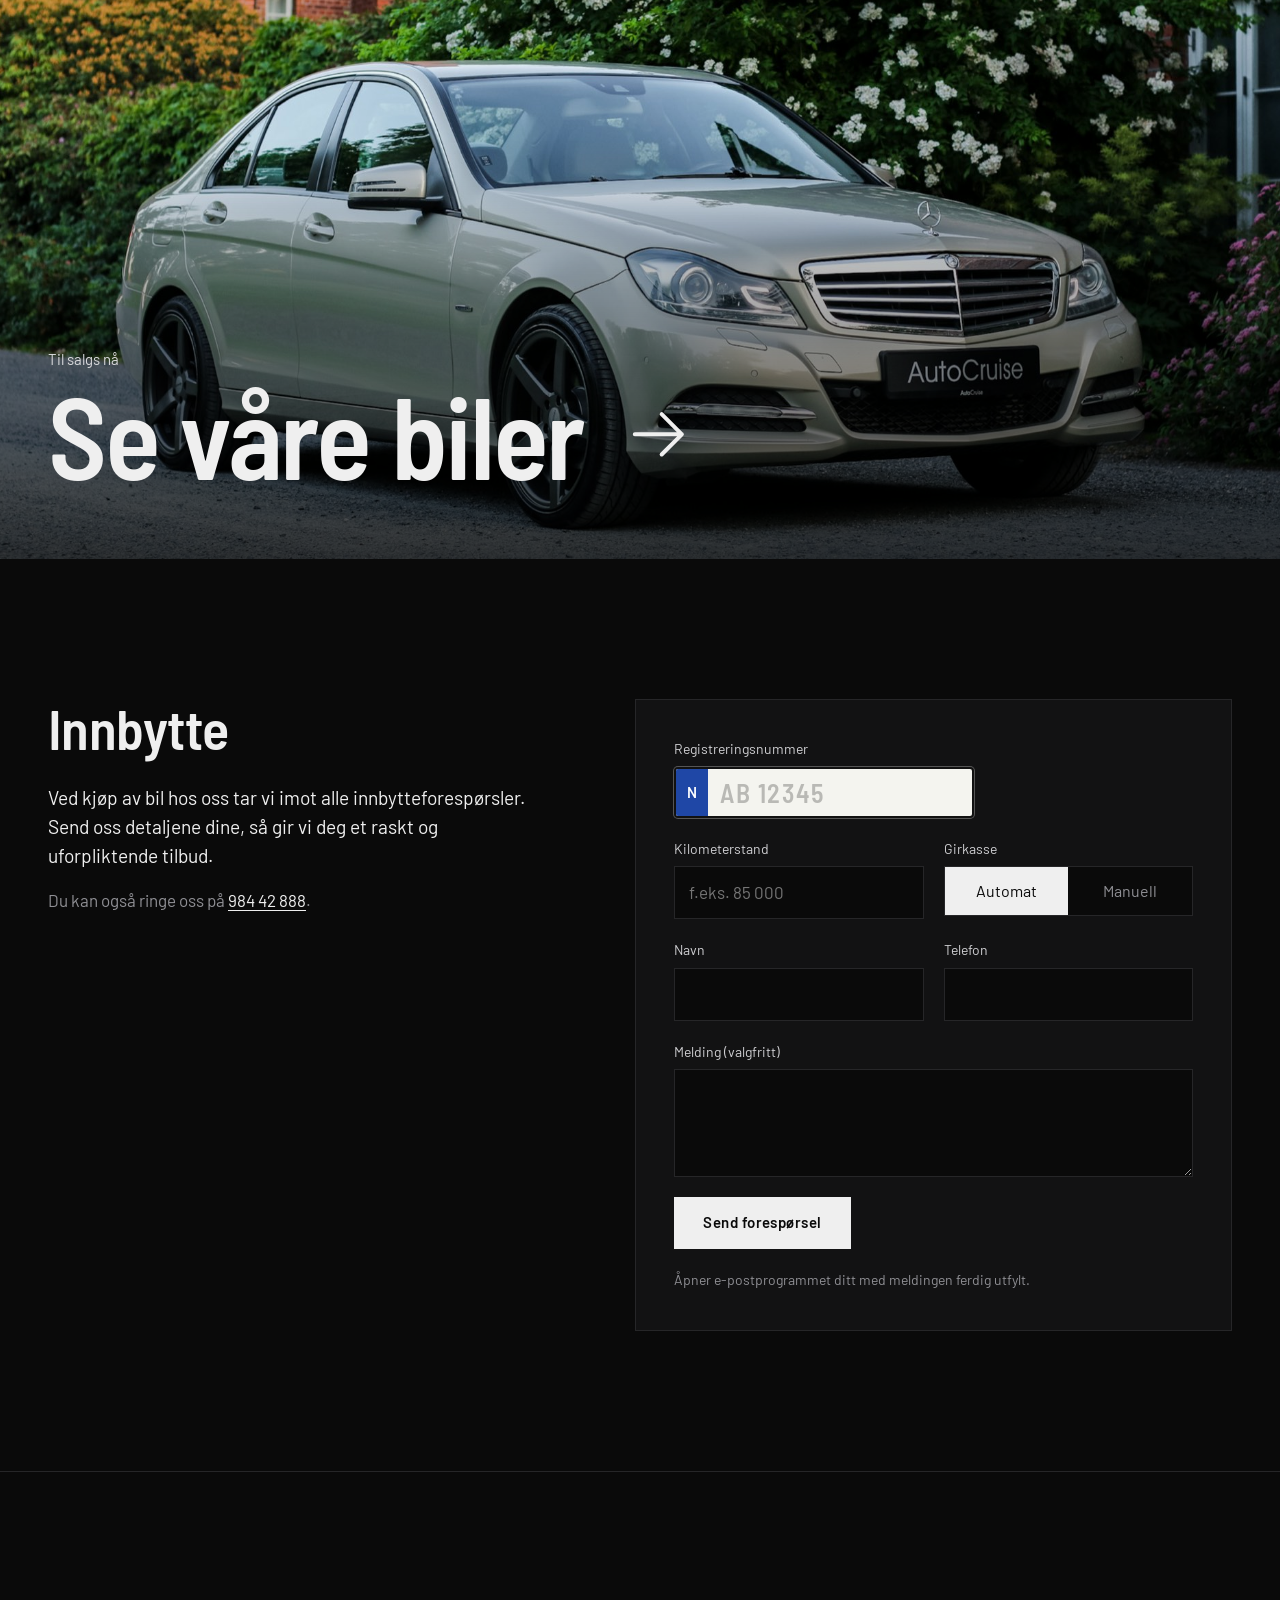
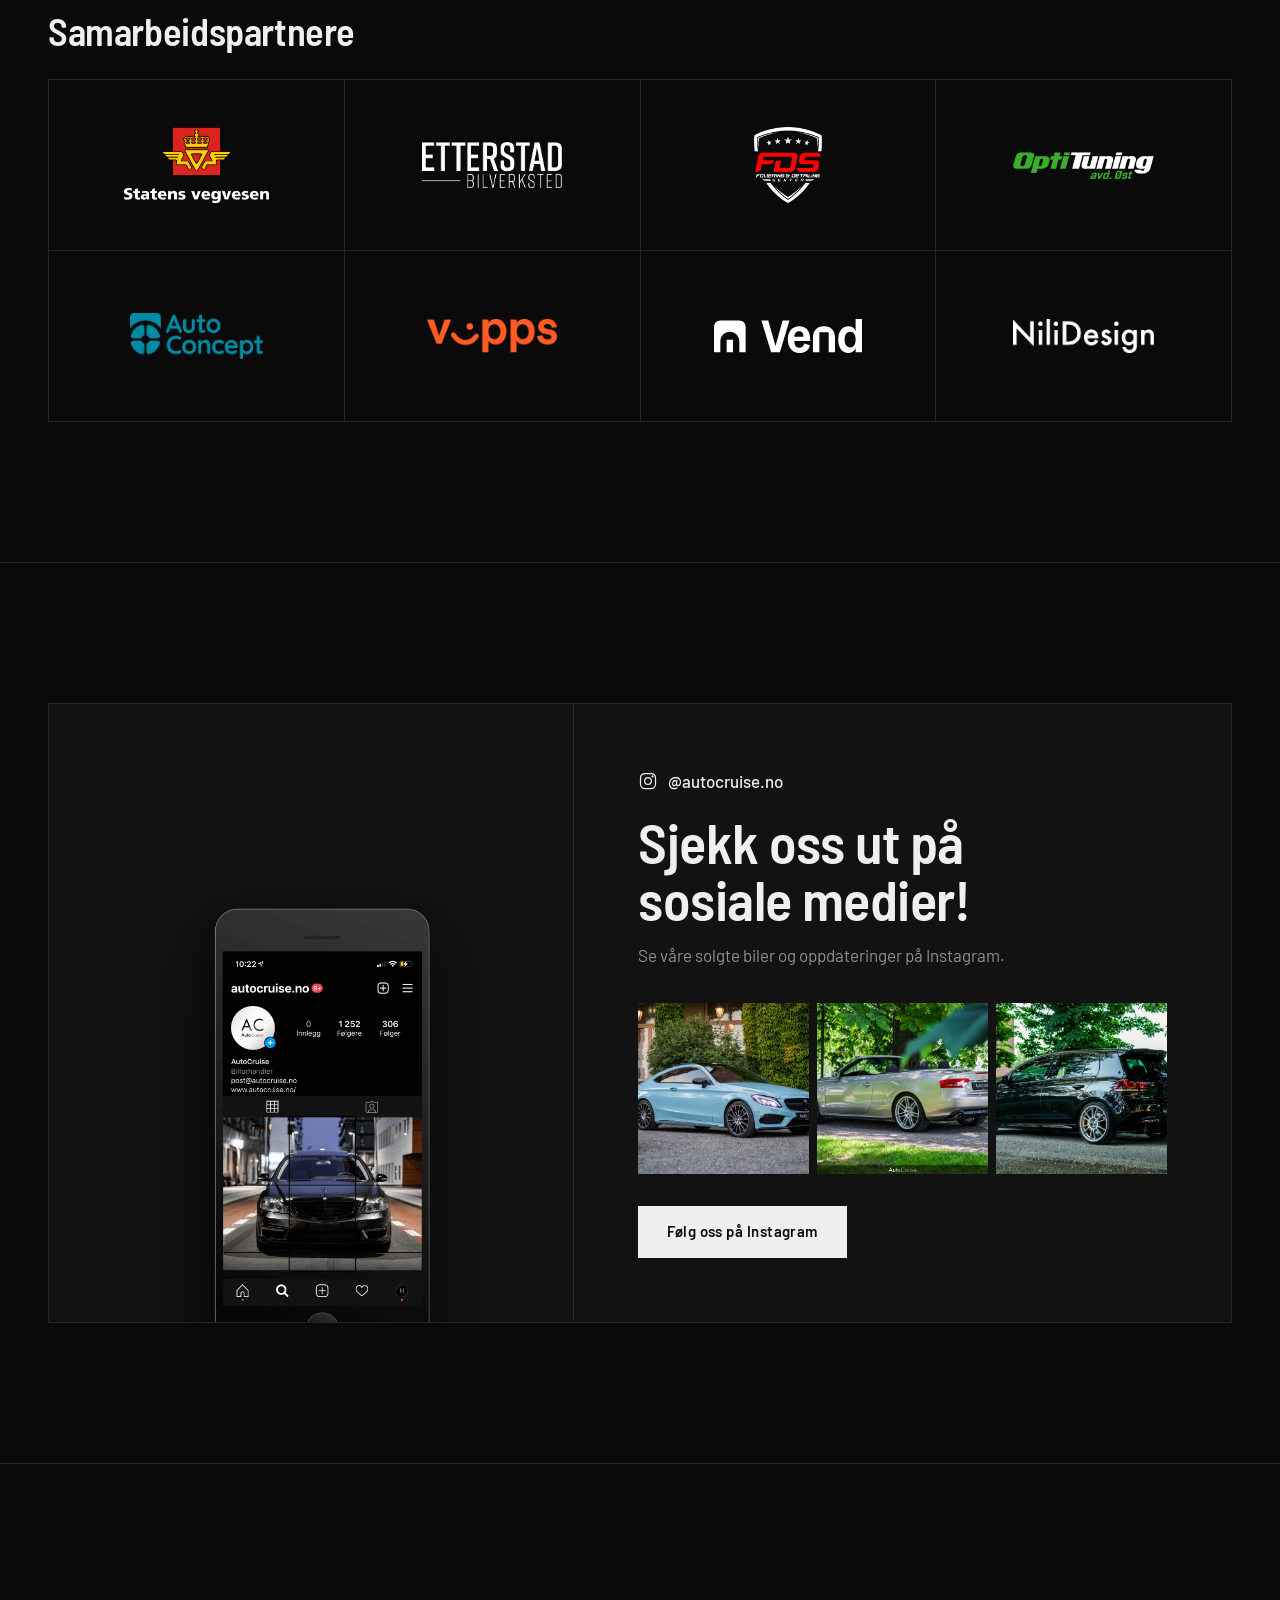
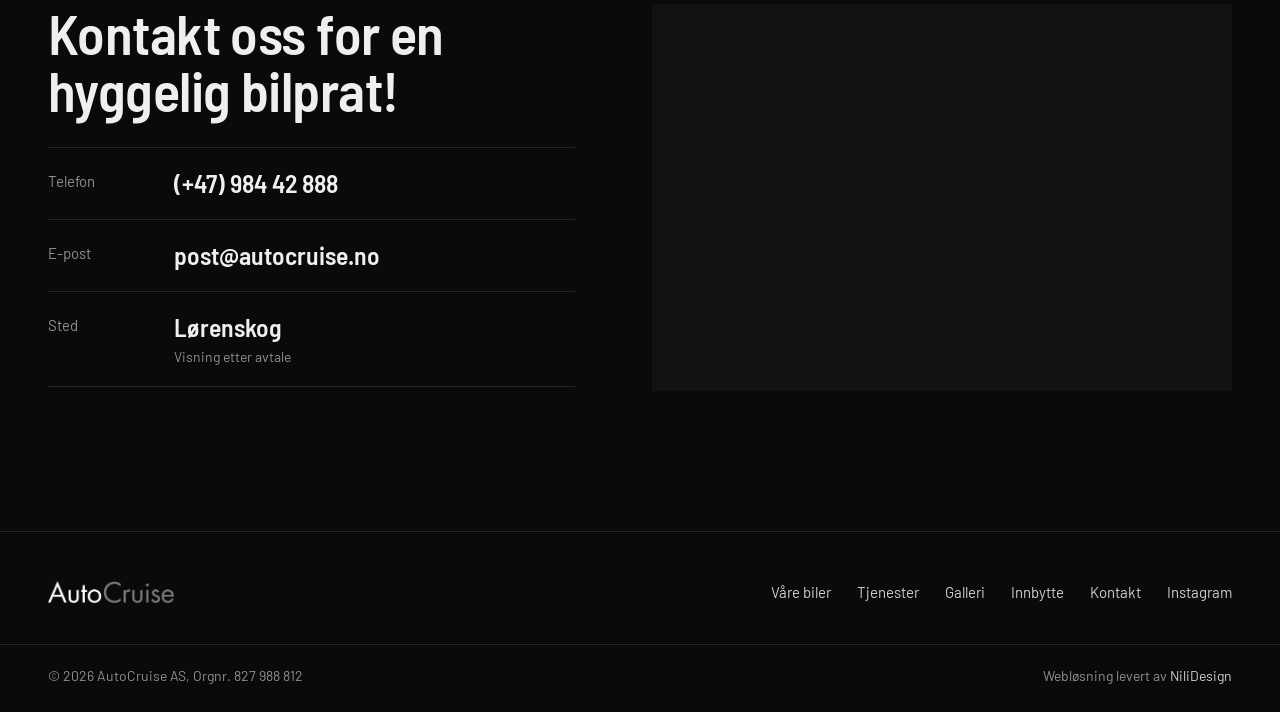
<file: html/kontakt.html>
<!DOCTYPE html>
<html lang="no">
<head>
  <meta charset="utf-8">
  <title>Flyttet – AutoCruise</title>
  <link rel="canonical" href="https://www.autocruise.no/">
  <meta http-equiv="refresh" content="0; url=/#kontakt">
  <script>location.replace("/" + location.search + "#kontakt");</script>
</head>
<body style="background:#0a0a0a;color:#efefef;font-family:system-ui,sans-serif;padding:40px">
  <p>Siden har flyttet. <a href="/#kontakt" style="color:#fff">Gå til den nye siden</a>.</p>
</body>
</html>
</file>
<file: css/style.css>
/* ============ AutoCruise ============ */
:root {
  --bg: #0a0a0a;
  --bg-2: #121213;
  --line: #262628;
  --text: #efefef;
  --muted: #8f8f94;
  --dim: #3b3b3e;
  --accent: #d0262d;
  --ease: cubic-bezier(.22, .7, .15, 1);
  --ease-io: cubic-bezier(.7, 0, .2, 1);
  --wrap: 1280px;
  --gutter: clamp(16px, 4vw, 48px);
  --head: "Barlow Semi Condensed", "Barlow", system-ui, sans-serif;
}

*, *::before, *::after { box-sizing: border-box; }
html { -webkit-text-size-adjust: 100%; }
@media (prefers-reduced-motion: no-preference) { html { scroll-behavior: smooth; } }
body {
  margin: 0;
  background: var(--bg);
  color: var(--text);
  font-family: "Barlow", system-ui, sans-serif;
  font-size: 17px;
  line-height: 1.6;
  -webkit-font-smoothing: antialiased;
  overflow-x: hidden;
}
img { max-width: 100%; display: block; }
a { color: inherit; text-decoration: none; }
svg { width: 22px; height: 22px; fill: none; stroke: currentColor; stroke-width: 1.5; stroke-linecap: round; stroke-linejoin: round; flex: none; }
:focus-visible { outline: 2px solid var(--text); outline-offset: 3px; }
::selection { background: var(--text); color: var(--bg); }

.wrap { width: 100%; max-width: var(--wrap); margin: 0 auto; padding: 0 var(--gutter); }
.section { padding: clamp(80px, 11vw, 140px) 0; }

h1, h2 { font-family: var(--head); font-weight: 600; letter-spacing: -.01em; }
h2 { font-size: clamp(34px, 4.4vw, 60px); line-height: 1.02; margin: 0 0 28px; }
h3 { font-family: var(--head); font-weight: 600; font-size: 24px; line-height: 1.2; margin: 0; }
p { color: var(--muted); margin: 0 0 16px; }
.lead { color: var(--text); font-size: clamp(18px, 1.5vw, 21px); line-height: 1.5; }
.u { color: var(--text); border-bottom: 1px solid currentColor; }

.btn {
  display: inline-flex; align-items: center; justify-content: center; gap: 10px;
  height: 52px; padding: 0 28px; border: 1px solid var(--text);
  background: var(--text); color: var(--bg); font: 600 15px/1 "Barlow", sans-serif; letter-spacing: .03em;
  cursor: pointer; white-space: nowrap; position: relative; overflow: hidden; isolation: isolate;
  transition: color .45s var(--ease);
}
.btn::before { content: ""; position: absolute; inset: 0; background: var(--bg); transform: scaleY(0); transform-origin: bottom; transition: transform .45s var(--ease); z-index: -1; }
.btn:hover { color: var(--text); }
.btn:hover::before { transform: scaleY(1); }
.link {
  display: inline-flex; align-items: center; gap: 10px; font-weight: 500; color: var(--text);
  padding-bottom: 3px; position: relative;
}
.link::before { content: ""; position: absolute; left: 0; right: 0; bottom: 0; height: 1px; background: currentColor; opacity: .35; }
.link::after { content: "→"; transition: transform .3s var(--ease); }
.link:hover::after { transform: translateX(4px); }
.head-row { display: flex; justify-content: space-between; align-items: end; gap: 16px 40px; flex-wrap: wrap; margin-bottom: 44px; }
.head-row h2 { margin: 0; }
.head-row__aside { max-width: 36ch; margin: 0; }

/* ============ NAV ============ */
.nav {
  position: fixed; top: 0; left: 0; right: 0; z-index: 100;
  display: flex; align-items: center; gap: 32px;
  height: 80px; padding: 0 var(--gutter);
  transition: background .4s, height .4s var(--ease), border-color .4s, transform .5s var(--ease);
  border-bottom: 1px solid transparent;
}
.nav.is-scrolled { height: 64px; background: rgba(10,10,10,.92); backdrop-filter: blur(12px); -webkit-backdrop-filter: blur(12px); border-color: var(--line); }
.nav.is-hidden { transform: translateY(-100%); }
.nav__logo img { height: 24px; width: auto; }
.nav__links { display: flex; align-items: center; gap: 30px; margin-left: auto; }
.nav__links a { font-size: 15px; font-weight: 500; color: #d2d2d5; transition: color .2s; position: relative; }
.nav__links a:not(.nav__cars)::after { content: ""; position: absolute; left: 0; right: 0; bottom: -4px; height: 1px; background: currentColor; transform: scaleX(0); transform-origin: right; transition: transform .35s var(--ease); }
.nav__links a:hover, .nav__links a.is-active { color: #fff; }
.nav__links a:hover::after, .nav__links a.is-active::after { transform: scaleX(1); transform-origin: left; }
.nav__cars { border: 1px solid rgba(255,255,255,.5); padding: 9px 18px; color: #fff !important; transition: background .25s, color .25s !important; }
.nav__cars:hover, .nav__cars.is-active { background: #fff; color: #000 !important; }
.nav__burger { display: none; }

/* ============ HERO ============ */
.hero { position: relative; height: 100vh; height: 100svh; min-height: 600px; overflow: hidden; display: flex; flex-direction: column; justify-content: flex-end; background: #000; }
.hero__media { position: absolute; inset: 0; will-change: transform; }
.hero__slides { position: absolute; inset: -24px; transition: transform 1s var(--ease); }
.hero__slide { position: absolute; inset: 0; overflow: hidden; clip-path: inset(0 0 0 100%); transition: clip-path 1.3s var(--ease-io); }
.hero__slide img { width: 100%; height: 100%; object-fit: cover; transform: scale(1.3); transition: transform 1.6s var(--ease); }
.hero__slide.is-active { clip-path: inset(0); z-index: 2; }
.hero__slide.is-active img { transform: scale(1.04); transition: transform 8s cubic-bezier(.2,.4,.3,1); }
.hero__slide.is-leaving { clip-path: inset(0); z-index: 1; }
.hero__slide.is-leaving img { transform: scale(1.04) translateX(-6%); transition: transform 1.3s var(--ease-io); }
.hero__shade {
  position: absolute; inset: 0; z-index: 3; pointer-events: none;
  background:
    linear-gradient(180deg, rgba(0,0,0,.55) 0%, rgba(0,0,0,0) 22%),
    linear-gradient(0deg, rgba(0,0,0,.85) 0%, rgba(0,0,0,.35) 35%, rgba(0,0,0,0) 60%),
    linear-gradient(90deg, rgba(0,0,0,.4) 0%, rgba(0,0,0,0) 55%);
}
.hero__content { position: relative; z-index: 4; }
.hero__place { font-size: 14px; letter-spacing: .06em; color: #d9d9dc; margin: 0 0 18px; }
.hero__title { font-size: clamp(40px, 5.6vw, 80px); line-height: 1; margin: 0 0 34px; }
.hero__actions { display: flex; align-items: center; flex-wrap: wrap; gap: 30px; }

/* Innlasting */
.js .hero__place, .js .hero__title, .js .hero__actions { opacity: 0; transform: translateY(28px); transition: opacity 1s var(--ease), transform 1.2s var(--ease); }
.js .hero__title { transition-delay: .1s; }
.js .hero__actions { transition-delay: .25s; }
.is-loaded .hero__place, .is-loaded .hero__title, .is-loaded .hero__actions { opacity: 1; transform: none; }

.hero__bottom { position: relative; z-index: 4; display: grid; grid-template-columns: auto 1fr auto; align-items: end; gap: 32px; padding-top: 56px; padding-bottom: 32px; }
.hero__index { display: flex; align-items: center; gap: 14px; font: 600 14px/1 var(--head); letter-spacing: .08em; font-variant-numeric: tabular-nums; color: #fff; }
.hero__index span:last-child { color: rgba(255,255,255,.5); }
.hero__line { width: 120px; height: 1px; background: rgba(255,255,255,.3); position: relative; }
.hero__line i { position: absolute; inset: 0; background: #fff; transform-origin: left; transform: scaleX(0); }
.hero__caption { margin: 0; font-size: 14px; color: #cfcfd2; }
.hero__next { display: flex; align-items: center; gap: 16px; background: none; border: 0; padding: 0; color: #fff; cursor: pointer; font: 500 14px/1 "Barlow", sans-serif; }
.hero__next-img { width: 150px; aspect-ratio: 3/2; overflow: hidden; position: relative; outline: 1px solid rgba(255,255,255,.25); outline-offset: 4px; }
.hero__next-img img { width: 100%; height: 100%; object-fit: cover; transition: transform .8s var(--ease); }
.hero__next:hover .hero__next-img img { transform: scale(1.12); }
.hero__next-txt { display: flex; align-items: center; gap: 8px; }
.hero__next-txt svg { transition: transform .3s var(--ease); }
.hero__next:hover .hero__next-txt svg { transform: translateX(4px); }

/* ============ UTSAGN ============ */
.statement { padding: clamp(110px, 18vw, 240px) 0; }
.statement__text { font: 600 clamp(30px, 4.3vw, 62px)/1.12 var(--head); letter-spacing: -.01em; color: var(--text); margin: 0; max-width: 22ch; }
.statement__text .w { color: var(--dim); transition: color .35s; }
.statement__text .w.is-lit { color: var(--text); }

/* ============ OM OSS ============ */
.about { padding-bottom: clamp(80px, 11vw, 140px); }
.about__grid { display: grid; grid-template-columns: 1.1fr 1fr; gap: clamp(40px, 7vw, 110px); align-items: center; }
.about__fig { margin: 0; }
.about__imgwrap { aspect-ratio: 4/5; overflow: hidden; }
.about__img { width: 100%; height: 118%; object-fit: cover; object-position: 30% center; }
.about__stats { list-style: none; margin: 40px 0 0; padding: 0; display: grid; grid-template-columns: repeat(3, 1fr); border-top: 1px solid var(--line); }
.about__stats li { padding: 24px 20px 0 0; }
.about__stats li + li { padding-left: 20px; border-left: 1px solid var(--line); }
.about__stats b { display: flex; align-items: center; height: 60px; font: 600 clamp(44px, 4.4vw, 60px)/1 var(--head); letter-spacing: -.02em; margin-bottom: 10px; font-variant-numeric: tabular-nums; }
.about__stats b svg { width: 46px; height: 46px; stroke-width: 1.3; }
.about__stats li > span { display: block; font-size: 15px; line-height: 1.4; color: var(--muted); }

/* ============ EKSPANDERENDE BILDE ============ */
.expand { height: 240vh; position: relative; }
.expand__sticky { position: sticky; top: 0; height: 100vh; height: 100svh; overflow: hidden; display: grid; place-items: center; }
.expand__frame { position: absolute; inset: 0; clip-path: inset(22% 26%); overflow: hidden; will-change: clip-path; }
.expand__frame img { width: 100%; height: 100%; object-fit: cover; transform: scale(1.35); will-change: transform; }
.expand__frame::after { content: ""; position: absolute; inset: 0; background: rgba(0,0,0,var(--shade, 0)); }
.expand__text { position: relative; z-index: 2; text-align: center; padding: 0 var(--gutter); opacity: 0; transform: translateY(30px); transition: opacity .6s, transform .8s var(--ease); }
.expand__text.is-in { opacity: 1; transform: none; }
.expand__hint { position: absolute; left: 50%; bottom: clamp(24px, 5vh, 48px); z-index: 3; display: flex; flex-direction: column; align-items: center; gap: 12px; translate: -50% 0; font: 500 13px/1 "Barlow", sans-serif; letter-spacing: .14em; text-transform: uppercase; color: #fff; text-shadow: 0 1px 10px rgba(0,0,0,.6); transition: opacity .4s, transform .5s var(--ease); pointer-events: none; }
.expand__hint.is-gone { opacity: 0; transform: translateY(14px); }
.expand__mouse { width: 26px; height: 42px; border: 1.5px solid rgba(255,255,255,.85); border-radius: 14px; position: relative; box-shadow: 0 0 20px rgba(0,0,0,.35); }
.expand__mouse i { position: absolute; left: 50%; top: 8px; width: 3px; height: 8px; margin-left: -1.5px; border-radius: 2px; background: #fff; animation: wheel 1.8s var(--ease) infinite; }
@keyframes wheel { 0% { opacity: 0; transform: translateY(0); } 25% { opacity: 1; } 100% { opacity: 0; transform: translateY(14px); } }
.expand__text h2 { font-size: clamp(34px, 5vw, 72px); margin: 0; text-shadow: 0 2px 30px rgba(0,0,0,.4); }

/* ============ TJENESTER ============ */
.services { position: relative; }
.svc { border-top: 1px solid var(--line); }
.svc__row { display: grid; grid-template-columns: 70px 1fr 1.5fr; gap: 16px 48px; padding: 34px 0; border-bottom: 1px solid var(--line); position: relative; transition: padding .5s var(--ease); }
.svc__no { font: 600 14px/1.6 var(--head); color: var(--muted); letter-spacing: .08em; padding-top: 4px; transition: color .3s; }
.svc__row h3 { font-size: clamp(22px, 2.2vw, 30px); transition: transform .5s var(--ease); }
.svc__row p { margin: 0; max-width: 60ch; transition: color .3s; }
.svc__row .link { margin-top: 16px; }
@media (hover: hover) {
  .svc__row:hover .svc__no { color: var(--text); }
  .svc__row:hover h3 { transform: translateX(10px); }
  .svc__row:hover p { color: #c7c7cb; }
}

/* ============ GALLERI-SIDEN ============ */
.gal-head { padding: clamp(130px, 16vw, 200px) 0 clamp(36px, 5vw, 60px); }
.gal-head__inner { display: flex; justify-content: space-between; align-items: end; gap: 24px 60px; flex-wrap: wrap; }
.gal-head h1 { font-size: clamp(64px, 11vw, 168px); line-height: .85; margin: 0; letter-spacing: -.025em; }
.gal-head__side { max-width: 340px; }
.gal-head__side p { margin: 0 0 6px; }
.gal { padding-bottom: clamp(80px, 10vw, 130px); }
.gal__grid { display: grid; grid-template-columns: repeat(4, 1fr); grid-auto-rows: clamp(150px, 17vw, 250px); gap: 8px; }
.gal__item { position: relative; padding: 0; border: 0; overflow: hidden; background: var(--bg-2); cursor: zoom-in; }
.gal__item img { width: 100%; height: 100%; object-fit: cover; transition: transform 1s var(--ease), opacity .6s; }
.gal__item img.is-loading { opacity: 0; }
.gal__item::after { content: ""; position: absolute; inset: 0; background: linear-gradient(0deg, rgba(0,0,0,.45), transparent 45%); opacity: 0; transition: opacity .4s; }
.gal__item span { position: absolute; left: 14px; bottom: 12px; z-index: 1; font: 600 13px/1 var(--head); letter-spacing: .08em; color: #fff; opacity: 0; transform: translateY(6px); transition: opacity .3s, transform .4s var(--ease); }
.gal__item:hover img { transform: scale(1.04); }
.gal__item:hover::after, .gal__item:hover span, .gal__item:focus-visible span { opacity: 1; transform: none; }

/* ============ LIGHTBOX ============ */
.lightbox { position: fixed; inset: 0; z-index: 300; background: rgba(0,0,0,.96); display: flex; align-items: center; justify-content: center; padding: 64px 16px; animation: lbIn .35s var(--ease); }
.lightbox[hidden] { display: none; }
@keyframes lbIn { from { opacity: 0; } }
.lightbox figure { margin: 0; display: flex; flex-direction: column; align-items: center; gap: 12px; max-width: 1500px; }
.lightbox img { max-height: calc(100vh - 150px); width: auto; animation: lbImg .5s var(--ease); }
@keyframes lbImg { from { opacity: 0; transform: scale(.97); } }
.lightbox figcaption { color: var(--muted); font-size: 14px; font-variant-numeric: tabular-nums; }
.lightbox button { position: absolute; width: 52px; height: 52px; display: grid; place-items: center; background: none; border: 1px solid rgba(255,255,255,.25); color: #fff; cursor: pointer; transition: background .2s, color .2s; }
.lightbox button:hover { background: #fff; color: #000; }
.lightbox__close { top: 16px; right: 16px; }
.lightbox__nav { top: 50%; margin-top: -26px; }
.lightbox__nav--prev { left: 16px; }
.lightbox__nav--next { right: 16px; }

/* ============ BANNER ============ */
.banner { position: relative; display: block; height: 78vh; min-height: 460px; overflow: hidden; }
.banner__img { position: absolute; inset: 0; width: 100%; height: 125%; object-fit: cover; transition: scale 1.4s var(--ease); }
.banner:hover .banner__img { scale: 1.04; }
.banner__shade { position: absolute; inset: 0; background: linear-gradient(0deg, rgba(0,0,0,.75), rgba(0,0,0,.05) 60%); }
.banner__inner { position: absolute; left: 0; right: 0; bottom: 0; margin: 0 auto; padding-bottom: clamp(36px, 6vw, 72px); display: flex; flex-direction: column; gap: 10px; }
.banner__small { font-size: 15px; color: #d9d9dc; }
.banner__title { display: flex; align-items: center; gap: .3em; font: 600 clamp(48px, 9vw, 140px)/.92 var(--head); letter-spacing: -.02em; }
.banner__title svg { width: .7em; height: .7em; stroke-width: 1.2; transition: transform .6s var(--ease); }
.banner:hover .banner__title svg { transform: translateX(.2em); }

/* ============ INNBYTTE ============ */
.trade__grid { display: grid; grid-template-columns: 1fr 1.2fr; gap: clamp(40px, 7vw, 100px); align-items: start; }
.form { display: grid; grid-template-columns: 1fr 1fr; gap: 20px; padding: clamp(24px, 3vw, 40px); background: var(--bg-2); border: 1px solid var(--line); }
.field { display: flex; flex-direction: column; gap: 6px; }
.field--full { grid-column: 1 / -1; }
.field label, .field .label { font-size: 14px; color: #cfcfd2; }
.field input, .field textarea {
  font: inherit; color: var(--text); background: var(--bg);
  border: 1px solid var(--line); border-radius: 0; padding: 12px 14px; width: 100%; transition: border-color .2s;
}
.field textarea { resize: vertical; }
.field input:focus, .field textarea:focus { outline: none; border-color: #8a8a8e; }
.field.is-invalid input { border-color: var(--accent); }
.plate { display: flex; background: #f4f4ef; border: 2px solid #111; border-radius: 4px; overflow: hidden; max-width: 300px; box-shadow: 0 0 0 1px #555; }
.plate__eu { background: #1f47a6; color: #fff; font-weight: 600; display: grid; place-items: center; width: 36px; font-size: 15px; }
.field .plate input { background: transparent; border: 0; color: #111; font: 600 26px/1 var(--head); letter-spacing: .06em; text-transform: uppercase; padding: 8px 12px; }
.field .plate input::placeholder { color: #b9b9b5; }
.field.is-invalid .plate { border-color: var(--accent); }
.seg { display: grid; grid-template-columns: 1fr 1fr; border: 1px solid var(--line); background: var(--bg); }
.seg input { position: absolute; opacity: 0; pointer-events: none; }
.seg label { text-align: center; padding: 11px; cursor: pointer; color: var(--muted); font-size: 16px; transition: background .2s, color .2s; }
.seg input:checked + label { background: var(--text); color: var(--bg); }
.seg input:focus-visible + label { outline: 2px solid var(--text); outline-offset: -2px; }
.form__foot { display: flex; align-items: center; gap: 20px; flex-wrap: wrap; }
.form__note { font-size: 14px; margin: 0; }
.form__note.is-ok { color: var(--text); }

/* ============ INSTAGRAM ============ */
.insta { border-top: 1px solid var(--line); }
.insta__panel { display: grid; grid-template-columns: 1fr 1.25fr; background: var(--bg-2); border: 1px solid var(--line); overflow: hidden; }
.insta__phone { display: flex; justify-content: center; align-items: flex-end; padding: 56px 40px 0; border-right: 1px solid var(--line); }
.insta__phone img { width: min(100%, 270px); margin-bottom: -18%; filter: drop-shadow(0 30px 40px rgba(0,0,0,.6)); transition: transform .8s var(--ease); }
.insta__panel:hover .insta__phone img { transform: translateY(-8px); }
.insta__body { padding: clamp(36px, 5vw, 64px); display: flex; flex-direction: column; justify-content: center; align-items: flex-start; }
.insta__handle { display: flex; align-items: center; gap: 10px; color: var(--text); font-weight: 500; margin-bottom: 18px; }
.insta__handle svg { width: 20px; height: 20px; }
.insta__body h2 { margin-bottom: 14px; max-width: 14ch; }
.insta__tiles { display: grid; grid-template-columns: repeat(3, 1fr); gap: 8px; width: 100%; margin: 18px 0 32px; }
.insta__tile { display: block; aspect-ratio: 1; overflow: hidden; background: var(--bg); }
.insta__tile img { width: 100%; height: 100%; object-fit: cover; transition: transform .8s var(--ease); }
.insta__tile:hover img { transform: scale(1.05); }

/* ============ PARTNERE ============ */
.partners { border-top: 1px solid var(--line); }
.partners__title { font-size: clamp(28px, 3vw, 40px); }
.partners__grid { list-style: none; margin: 0; padding: 0; display: flex; flex-wrap: wrap; gap: 1px; background: var(--line); border: 1px solid var(--line); }
.partners__grid li { flex: 1 1 calc(25% - 1px); min-width: 0; height: 170px; display: grid; place-items: center; padding: 24px; background: var(--bg); transition: background .4s; }
.partners__grid li:hover { background: var(--bg-2); }
.partners__grid img { max-width: 78%; height: 46px; width: auto; object-fit: contain; transition: transform .5s var(--ease); }
.partners__grid img.p-tall { height: 76px; }
.partners__grid img.p-small { height: 34px; }
.partners__grid li:hover img { transform: scale(1.06); }

/* ============ KONTAKT ============ */
.contact { border-top: 1px solid var(--line); }
.contact__grid { display: grid; grid-template-columns: 1fr 1.1fr; gap: clamp(40px, 6vw, 80px); align-items: stretch; }
.contact__title { max-width: 14ch; }
.contact__list { list-style: none; margin: 0; padding: 0; border-top: 1px solid var(--line); }
.contact__list li { display: grid; grid-template-columns: 110px 1fr; gap: 2px 16px; padding: 18px 0; border-bottom: 1px solid var(--line); }
.contact__list span { color: var(--muted); font-size: 15px; grid-row: span 2; padding-top: 3px; }
.contact__list a, .contact__list b { font: 600 clamp(20px, 2vw, 26px)/1.3 var(--head); }
.contact__list a:hover { text-decoration: underline; text-underline-offset: 5px; text-decoration-thickness: 1px; }
.contact__list small { color: var(--muted); font-size: 14px; }
.map { min-height: 380px; background: var(--bg-2); }
.map iframe { width: 100%; height: 100%; min-height: 380px; border: 0; filter: grayscale(1) invert(.9) contrast(.9); }

/* ============ BILER-SIDEN ============ */
.pagehead { position: relative; height: 72vh; min-height: 460px; overflow: hidden; display: flex; align-items: flex-end; }
.pagehead__img { position: absolute; inset: 0; width: 100%; height: 120%; object-fit: cover; object-position: center 60%; }
.pagehead__shade { position: absolute; inset: 0; background: linear-gradient(0deg, rgba(10,10,10,1) 0%, rgba(0,0,0,.35) 45%, rgba(0,0,0,.35) 100%); }
.pagehead__inner { position: relative; padding-bottom: clamp(36px, 6vw, 70px); }
.pagehead h1 { font-size: clamp(56px, 10vw, 150px); line-height: .9; margin: 0 0 18px; letter-spacing: -.02em; }
.pagehead p { color: #dedee1; font-size: 19px; margin: 0; }
.page-cars .cars { padding-top: clamp(50px, 6vw, 80px); }
.cars__frame { background: #fff; }
.cars__frame iframe { display: block; width: 100%; height: 900px; border: 0; }
.cars-about { border-top: 1px solid var(--line); }
.cars-about__grid { display: grid; grid-template-columns: 1fr 1.3fr; gap: 24px clamp(40px, 6vw, 90px); align-items: start; }
.cars-about h2 { margin: 0; max-width: 16ch; }
.cars-about__text p:last-child { margin-bottom: 0; }
.cars-perks { border-block: 1px solid var(--line); }
.cars-perks__grid { display: grid; grid-template-columns: repeat(3, 1fr); }
.cars-perks__grid > div { padding: 48px 40px 48px 0; }
.cars-perks__grid > div + div { padding-left: 40px; border-left: 1px solid var(--line); }
.cars-perks h3 { margin-bottom: 12px; }
.cars-perks p { margin-bottom: 14px; }
.cta__inner { text-align: center; display: flex; flex-direction: column; align-items: center; }
.cta__inner h2 { font-size: clamp(40px, 6vw, 84px); margin-bottom: 14px; }
.cta__actions { display: flex; align-items: center; gap: 30px; flex-wrap: wrap; justify-content: center; margin-top: 14px; }

/* ============ 404 ============ */
.notfound { min-height: 78vh; display: flex; align-items: center; padding: 140px 0 80px; }
.notfound__code { font: 700 clamp(110px, 20vw, 260px)/.8 var(--head); letter-spacing: -.04em; color: transparent; -webkit-text-stroke: 1px var(--dim); margin: 0 0 24px; }
.notfound h1 { font-size: clamp(36px, 5vw, 64px); line-height: 1.05; margin: 0 0 14px; }
.notfound__actions { justify-content: flex-start; margin-top: 28px; }

/* ============ FOOTER ============ */
.footer { border-top: 1px solid var(--line); padding-top: 48px; }
.footer__inner { display: flex; justify-content: space-between; align-items: center; gap: 24px; flex-wrap: wrap; padding-bottom: 40px; }
.footer__logo { height: 22px; width: auto; }
.footer nav { display: flex; gap: 26px; flex-wrap: wrap; }
.footer nav a { color: #cfcfd2; font-size: 15px; }
.footer nav a:hover { color: #fff; }
.footer__bottom { display: flex; justify-content: space-between; flex-wrap: wrap; gap: 8px 24px; padding-top: 20px; padding-bottom: 24px; border-top: 1px solid var(--line); font-size: 14px; color: var(--muted); }
.footer__bottom a { color: #cfcfd2; }
.footer__bottom a:hover { color: #fff; }

.quickbar { display: none; }

/* ============ REVEAL ============ */
.js .reveal { opacity: 0; transform: translateY(26px); transition: opacity .9s var(--ease), transform 1s var(--ease); transition-delay: var(--d, 0s); }
.js .reveal.is-in { opacity: 1; transform: none; }
.js .about__fig.reveal { opacity: 1; transform: none; }
.js .about__fig.reveal .about__imgwrap { clip-path: inset(100% 0 0 0); transition: clip-path 1.4s var(--ease-io); }
.js .about__fig.reveal.is-in .about__imgwrap { clip-path: inset(0); }

/* ============ RESPONSIVE ============ */
@media (max-width: 1080px) {
  .svc__row { grid-template-columns: 50px 1fr; }
  .svc__row > p, .svc__row > div { grid-column: 2; }
}
@media (max-width: 960px) {
  .nav__links {
    position: fixed; top: 0; left: 0; right: 0; height: 100vh; height: 100dvh; z-index: -1;
    flex-direction: column; align-items: flex-start; justify-content: center; gap: 6px;
    padding: 90px var(--gutter) 40px; background: var(--bg);
    opacity: 0; visibility: hidden; transition: opacity .35s, visibility .35s; margin: 0;
  }
  .nav__links a { font-family: var(--head); font-size: 34px; font-weight: 600; padding: 2px 0; }
  .nav__links a::after { display: none; }
  .nav__cars { margin-top: 18px; font-size: 20px !important; padding: 12px 22px !important; }
  .nav.is-open .nav__links { opacity: 1; visibility: visible; }
  .nav.is-open { background: transparent; border-color: transparent; backdrop-filter: none; -webkit-backdrop-filter: none; }
  .nav__burger { display: flex; flex-direction: column; justify-content: center; align-items: center; gap: 7px; margin-left: auto; width: 44px; height: 44px; background: none; border: 0; cursor: pointer; }
  .nav__burger span { width: 26px; height: 2px; background: #fff; transition: transform .3s var(--ease); }
  .nav.is-open .nav__burger span:first-child { transform: translateY(4.5px) rotate(45deg); }
  .nav.is-open .nav__burger span:last-child { transform: translateY(-4.5px) rotate(-45deg); }

  .about__grid, .trade__grid, .contact__grid { grid-template-columns: 1fr; }
  .insta__panel { grid-template-columns: 1fr; }
  .insta__phone { order: 2; border-right: 0; border-top: 1px solid var(--line); padding-top: 40px; max-height: 360px; overflow: hidden; }
  .insta__phone img { width: 220px; margin-bottom: 0; }
  .about__imgwrap { aspect-ratio: 4/3; }
  .hero__bottom { grid-template-columns: 1fr auto; }
  .hero__caption { display: none; }
  .partners__grid li { flex-basis: calc(50% - 1px); height: 140px; }
  .cars-perks__grid { grid-template-columns: 1fr; }
  .cars-about__grid { grid-template-columns: 1fr; }
  .cars-perks__grid > div, .cars-perks__grid > div + div { padding: 32px 0; border-left: 0; }
  .cars-perks__grid > div + div { border-top: 1px solid var(--line); }
  .expand { height: 200vh; }
}
@media (max-width: 640px) {
  body { font-size: 16px; padding-bottom: 56px; }
  .hero__bottom { padding-top: 36px; padding-bottom: 20px; gap: 16px; }
  .hero__line { width: 60px; }
  .hero__next-img { width: 96px; }
  .hero__next-txt { display: none; }
  .svc__row { grid-template-columns: 1fr; gap: 10px; padding: 26px 0; }
  .about__stats { grid-template-columns: 1fr; }
  .about__stats li, .about__stats li + li { display: flex; align-items: center; gap: 18px; padding: 16px 0; border-left: 0; border-bottom: 1px solid var(--line); }
  .about__stats b { margin: 0; min-width: 90px; height: auto; font-size: 44px; }
  .svc__row > p, .svc__row > div { grid-column: 1; }
  .form { grid-template-columns: 1fr; }
  .gal__grid { grid-template-columns: repeat(2, 1fr); grid-auto-rows: 42vw; gap: 6px; }
  .cars__frame iframe { height: 680px; }
  .contact__list li { grid-template-columns: 80px 1fr; }
  .partners__grid img { height: 36px; }
  .partners__grid img.p-tall { height: 58px; }
  .partners__grid img.p-small { height: 26px; }
  .lightbox__nav { top: auto; bottom: 16px; margin: 0; }
  .banner { height: 60vh; }
  .expand__hint { bottom: 80px; }
  .quickbar {
    display: grid; grid-template-columns: 1fr 1fr; position: fixed; left: 0; right: 0; bottom: 0; z-index: 90;
    background: var(--bg); border-top: 1px solid var(--line); padding-bottom: env(safe-area-inset-bottom);
  }
  .quickbar a { display: grid; place-items: center; height: 56px; font-weight: 600; }
  .quickbar a:first-child { background: var(--text); color: var(--bg); }
}

@media (prefers-reduced-motion: reduce) {
  *, *::before, *::after { transition-duration: .01ms !important; animation-duration: .01ms !important; }
  .expand { height: auto; }
  .expand__sticky { position: relative; height: 80vh; }
  .expand__frame { clip-path: none !important; }
  .expand__frame img { transform: none !important; }
  .expand__text { opacity: 1; transform: none; }
  .expand__hint { display: none; }
}
</file>
